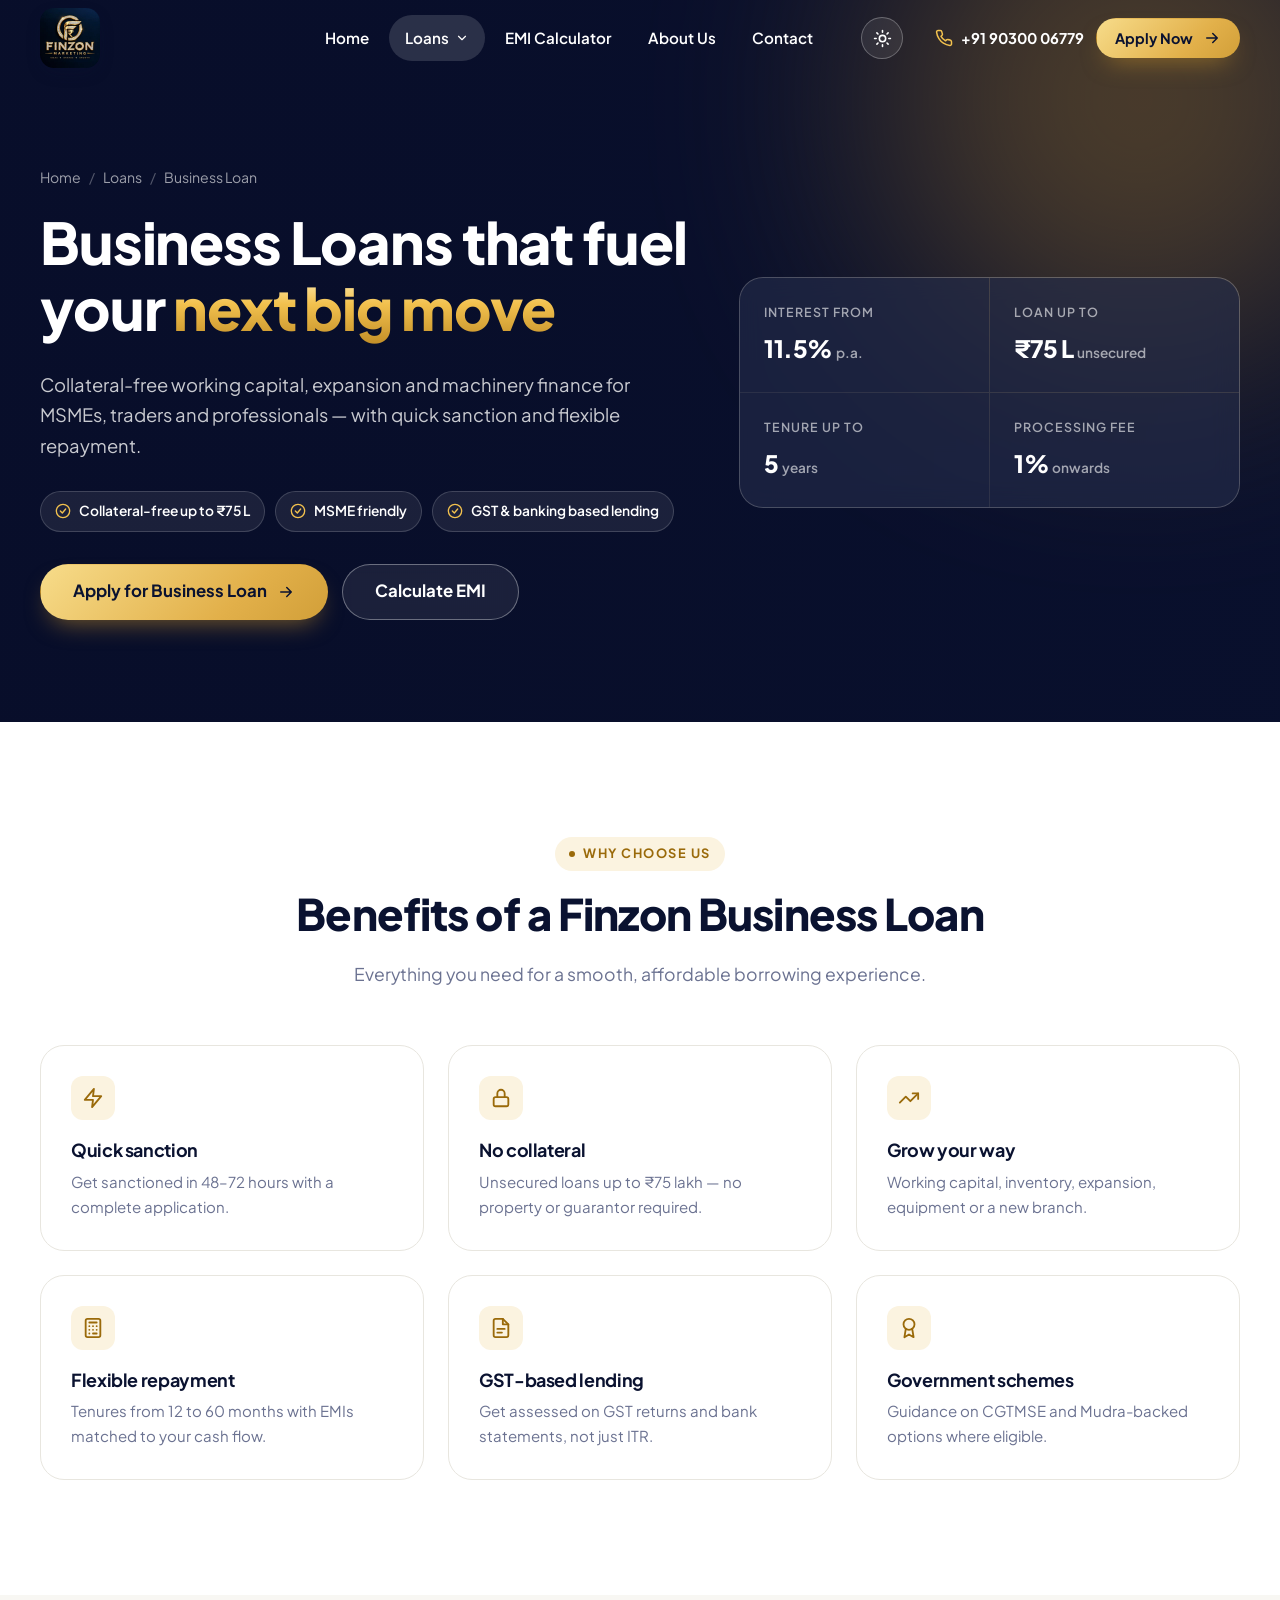
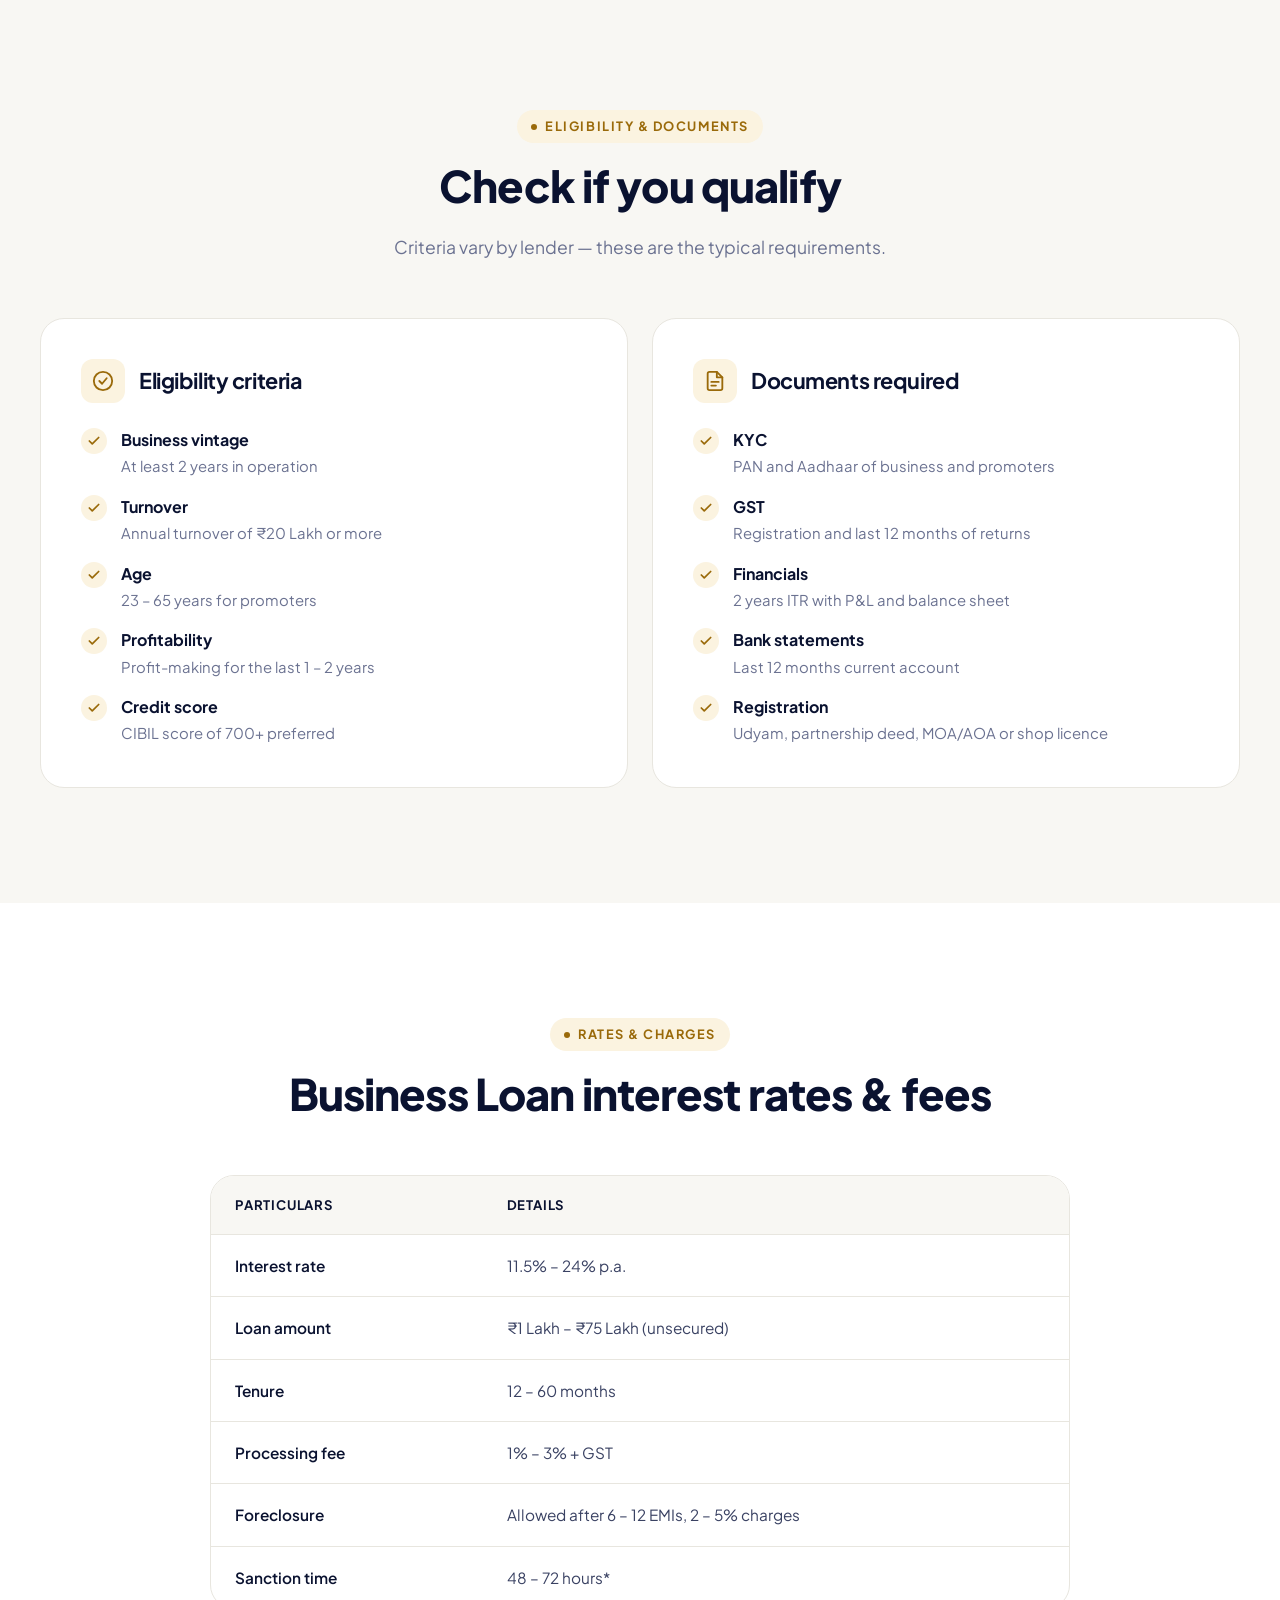
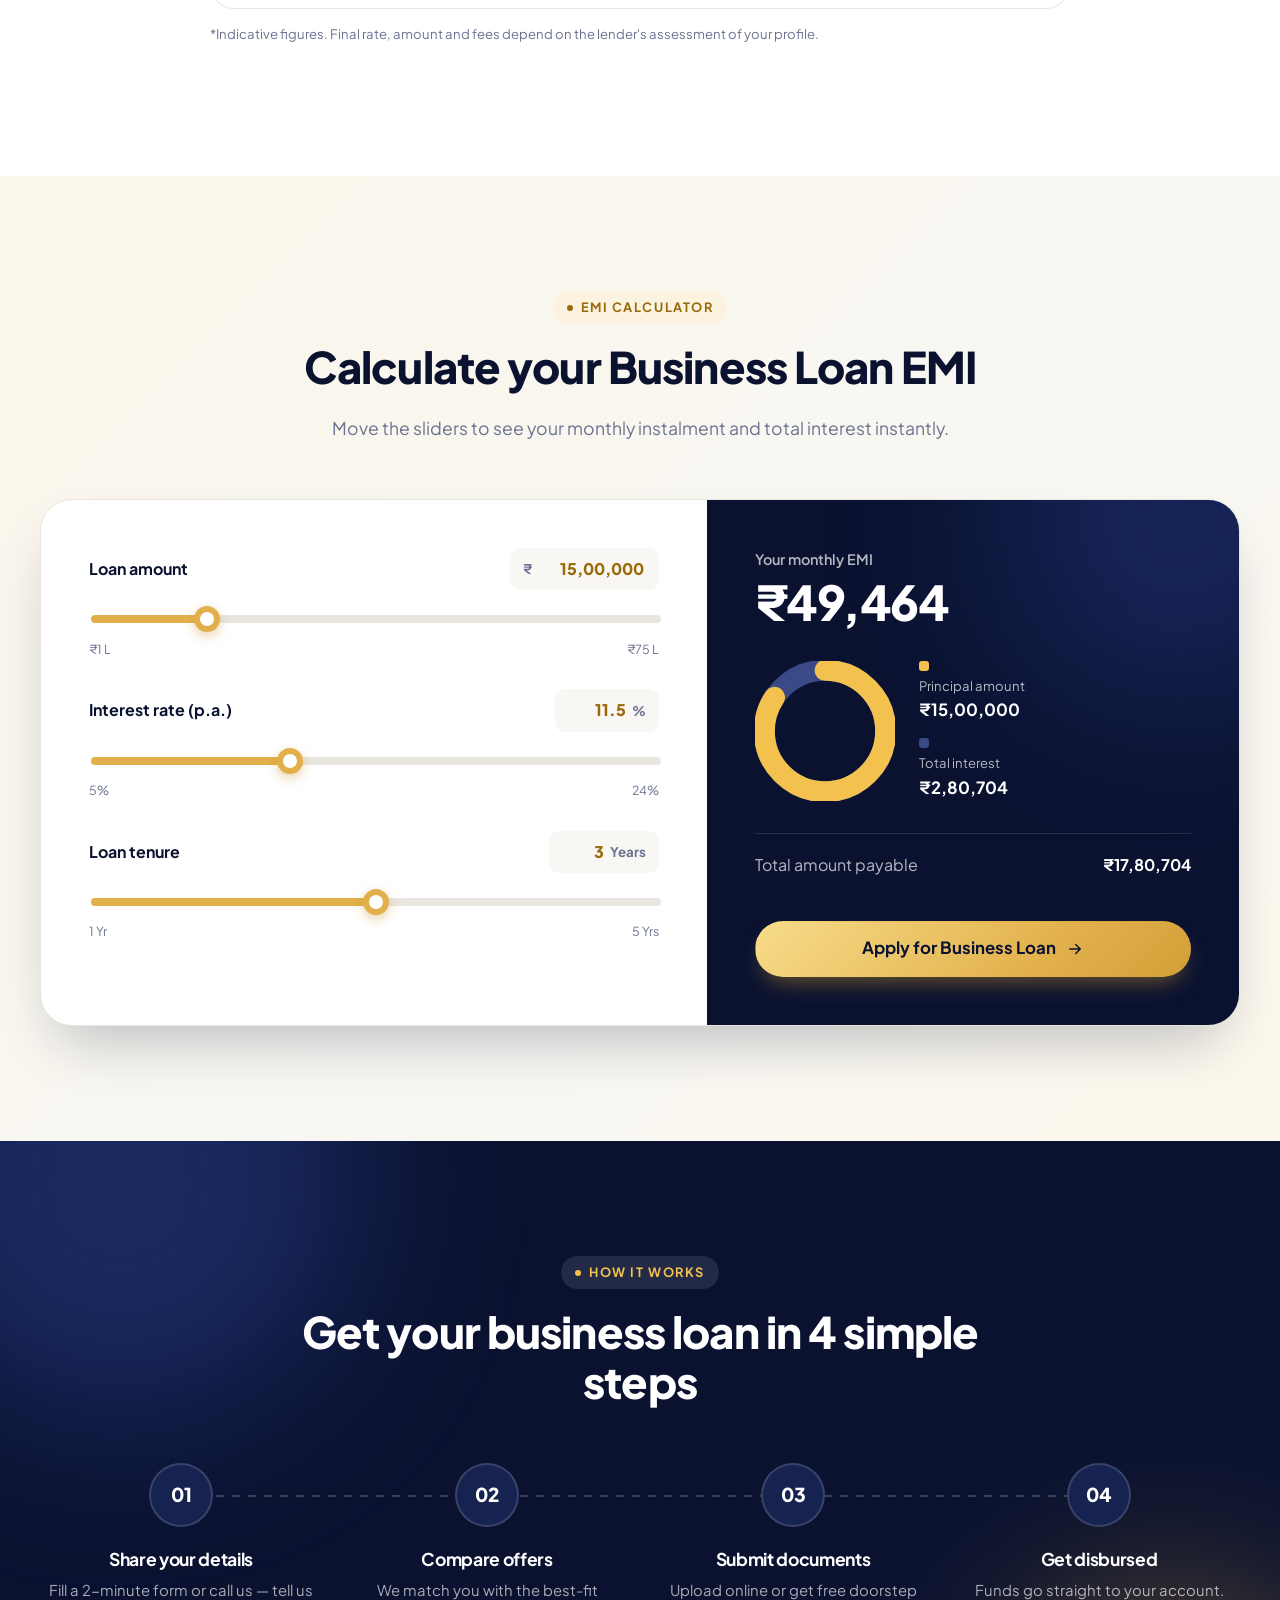
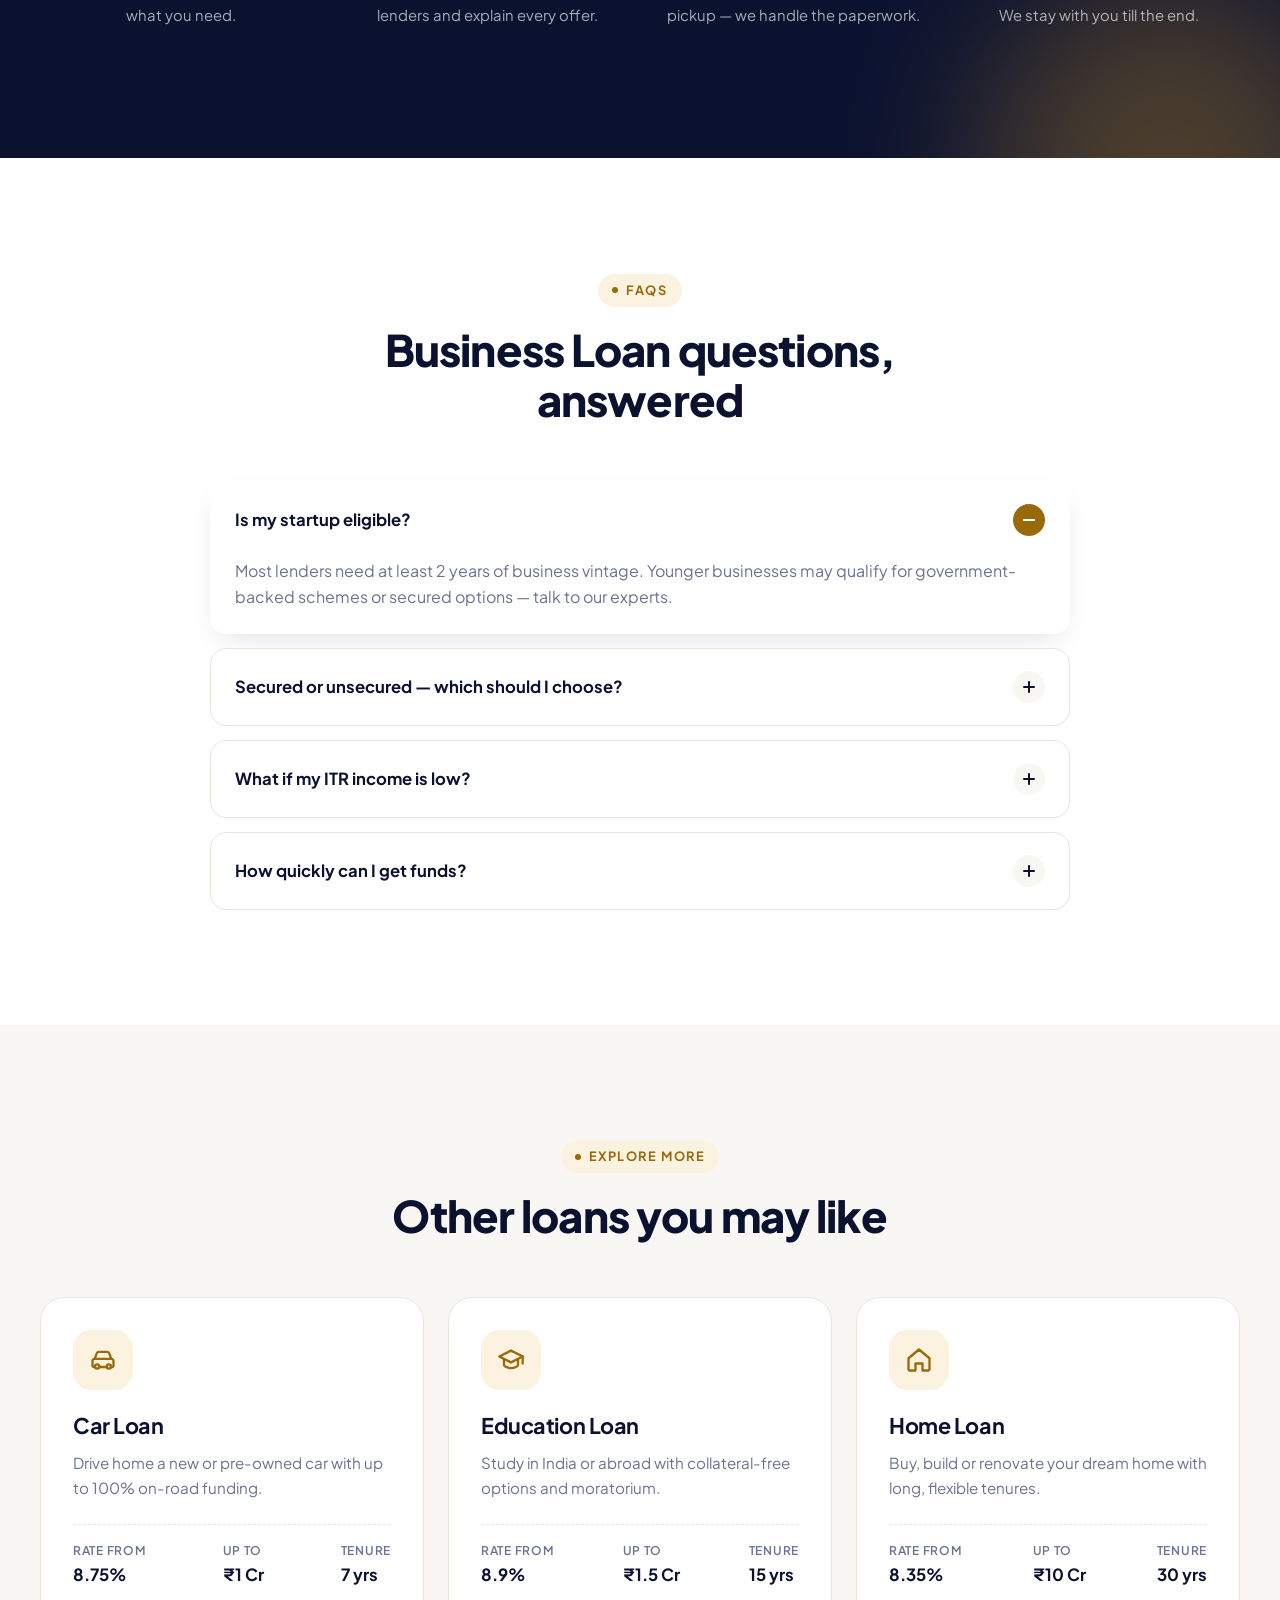
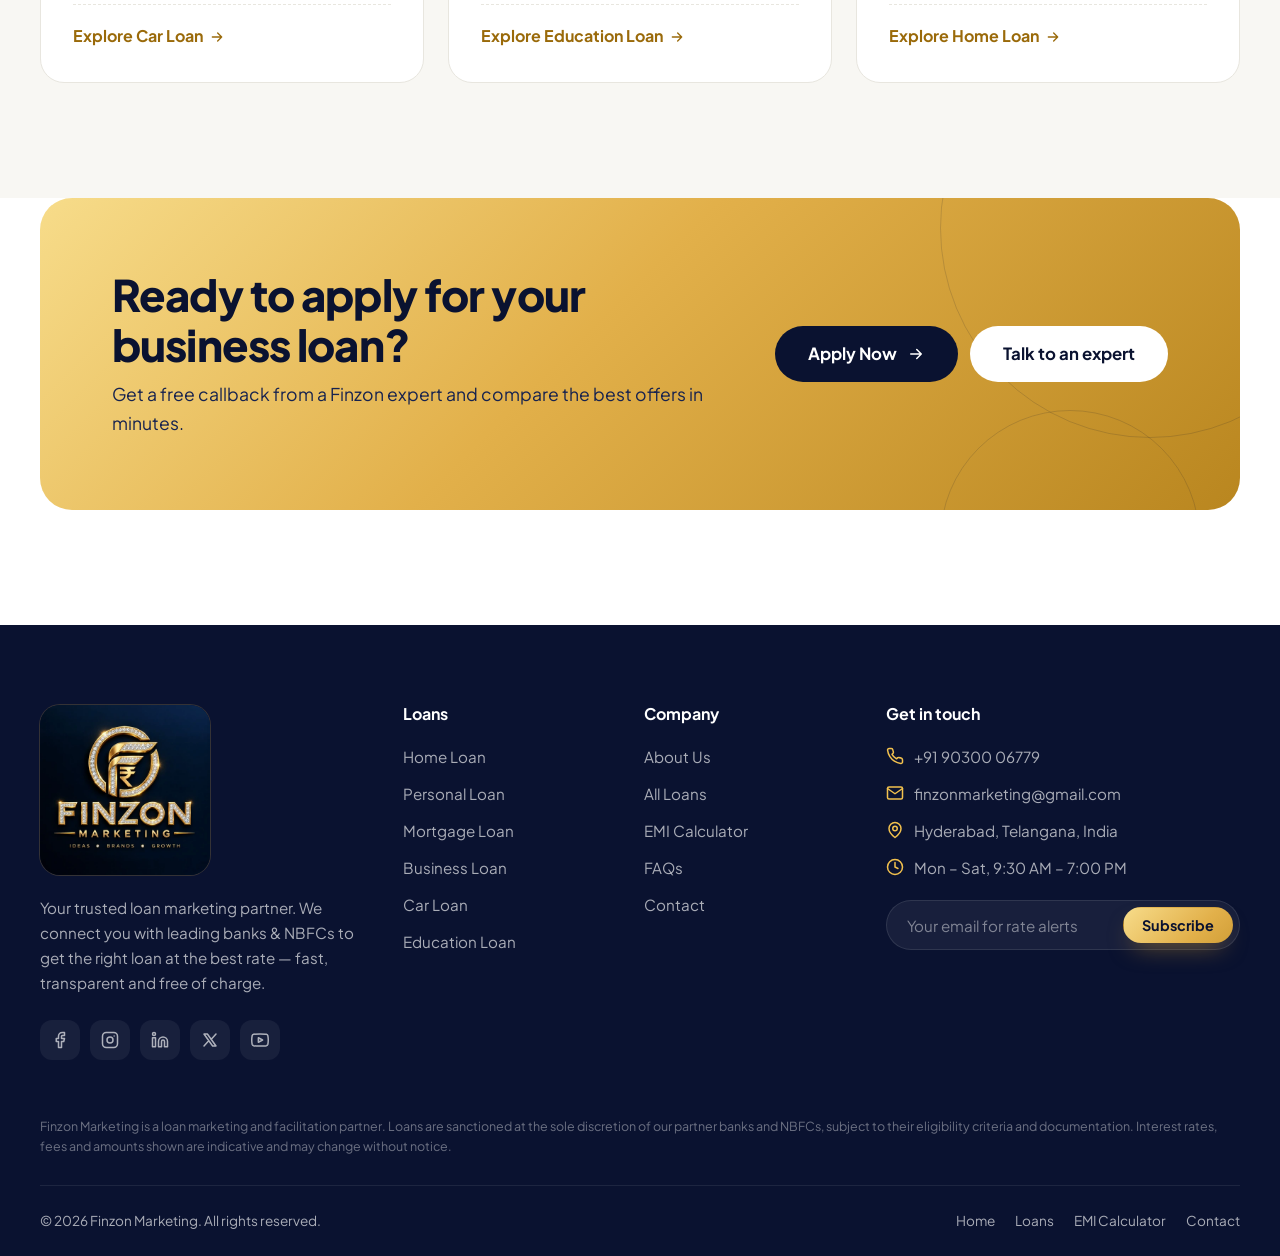
<file: business-loan.html>
<!doctype html>
<html lang="en" class="no-js">
<head>
  <meta charset="utf-8">
  <meta name="viewport" content="width=device-width, initial-scale=1">
  <title>Business Loan — Finzon Marketing</title>
  <meta name="description" content="Collateral-free business loans from 11.5% p.a. up to ₹75 lakh for MSMEs, startups and professionals. Quick sanction with Finzon Marketing.">
  <meta name="theme-color" content="#0a1230">
  <meta property="og:type" content="website">
  <meta property="og:title" content="Business Loan — Finzon Marketing">
  <meta property="og:description" content="Collateral-free business loans from 11.5% p.a. up to ₹75 lakh for MSMEs, startups and professionals. Quick sanction with Finzon Marketing.">
  <meta property="og:image" content="https://www.finzon.org/assets/img/logo.png">
  <link rel="icon" href="favicon.ico" sizes="48x48">
  <link rel="icon" href="assets/img/favicon-32.png" type="image/png" sizes="32x32">
  <link rel="icon" href="assets/img/icon-192.png" type="image/png" sizes="192x192">
  <link rel="apple-touch-icon" href="assets/img/apple-touch-icon.png">
  <link rel="preconnect" href="https://fonts.googleapis.com">
  <link rel="preconnect" href="https://fonts.gstatic.com" crossorigin>
  <link rel="preconnect" href="https://images.unsplash.com">
  <link href="https://fonts.googleapis.com/css2?family=Plus+Jakarta+Sans:wght@400;500;600;700;800&display=swap" rel="stylesheet">
  <script>try{var t=localStorage.getItem("finzon-theme");if(t==="light"||t==="dark")document.documentElement.dataset.theme=t}catch(e){}</script>
  <link rel="stylesheet" href="css/style.css?v=d700aa36">
  <script src="js/main.js?v=d700aa36" defer></script>
</head>
<body>
<main>
  <section class="page-hero">
    <div class="page-hero-bg" style="background-image:url('https://images.unsplash.com/photo-1556761175-5973dc0f32e7?auto=format&fit=crop&w=1600&q=70')"></div>
    <div class="container page-hero-grid">
      <div>
        <nav class="crumbs" aria-label="Breadcrumb"><a href="index.html">Home</a><span aria-hidden="true">/</span><a href="loans.html">Loans</a><span aria-hidden="true">/</span><span>Business Loan</span></nav>
        <h1>Business Loans that fuel your <span class="grad-text gold-text">next big move</span></h1>
        <p class="lead">Collateral-free working capital, expansion and machinery finance for MSMEs, traders and professionals — with quick sanction and flexible repayment.</p>
        <div class="chips"><span class="chip"><span data-icon="check-circle"></span>Collateral-free up to ₹75 L</span><span class="chip"><span data-icon="check-circle"></span>MSME friendly</span><span class="chip"><span data-icon="check-circle"></span>GST &amp; banking based lending</span></div>
        <div class="slide-actions">
          <button class="btn btn-primary btn-lg" type="button" data-apply="business-loan">Apply for Business Loan <span data-icon="arrow-right"></span></button>
          <a class="btn btn-outline-light btn-lg" href="#emi">Calculate EMI</a>
        </div>
      </div>
      <div class="hero-facts"><div><span>Interest from</span><strong>11.5%</strong> <small>p.a.</small></div><div><span>Loan up to</span><strong>₹75 L</strong> <small>unsecured</small></div><div><span>Tenure up to</span><strong>5</strong> <small>years</small></div><div><span>Processing fee</span><strong>1%</strong> <small>onwards</small></div></div>
    </div>
  </section>

  <section class="section">
    <div class="container">
      <div class="section-head reveal">
        <span class="eyebrow">Why choose us</span>
        <h2>Benefits of a Finzon Business Loan</h2>
        <p>Everything you need for a smooth, affordable borrowing experience.</p>
      </div>
      <div class="feature-grid reveal-stagger">
        <div class="feature"><span class="icon-tile" data-icon="zap"></span><h3>Quick sanction</h3><p>Get sanctioned in 48–72 hours with a complete application.</p></div>
        <div class="feature"><span class="icon-tile" data-icon="lock"></span><h3>No collateral</h3><p>Unsecured loans up to ₹75 lakh — no property or guarantor required.</p></div>
        <div class="feature"><span class="icon-tile" data-icon="trending"></span><h3>Grow your way</h3><p>Working capital, inventory, expansion, equipment or a new branch.</p></div>
        <div class="feature"><span class="icon-tile" data-icon="calculator"></span><h3>Flexible repayment</h3><p>Tenures from 12 to 60 months with EMIs matched to your cash flow.</p></div>
        <div class="feature"><span class="icon-tile" data-icon="file"></span><h3>GST-based lending</h3><p>Get assessed on GST returns and bank statements, not just ITR.</p></div>
        <div class="feature"><span class="icon-tile" data-icon="award"></span><h3>Government schemes</h3><p>Guidance on CGTMSE and Mudra-backed options where eligible.</p></div>
      </div>
    </div>
  </section>

  <section class="section section--soft">
    <div class="container">
      <div class="section-head reveal">
        <span class="eyebrow">Eligibility &amp; documents</span>
        <h2>Check if you qualify</h2>
        <p>Criteria vary by lender — these are the typical requirements.</p>
      </div>
      <div class="info-grid reveal-stagger">
        <div class="info-card">
          <h3><span class="icon-tile" data-icon="check-circle"></span> Eligibility criteria</h3>
          <ul class="check-list">
            <li><div><strong>Business vintage</strong><span>At least 2 years in operation</span></div></li>
            <li><div><strong>Turnover</strong><span>Annual turnover of ₹20 Lakh or more</span></div></li>
            <li><div><strong>Age</strong><span>23 – 65 years for promoters</span></div></li>
            <li><div><strong>Profitability</strong><span>Profit-making for the last 1 – 2 years</span></div></li>
            <li><div><strong>Credit score</strong><span>CIBIL score of 700+ preferred</span></div></li>
          </ul>
        </div>
        <div class="info-card">
          <h3><span class="icon-tile" data-icon="file"></span> Documents required</h3>
          <ul class="check-list">
            <li><div><strong>KYC</strong><span>PAN and Aadhaar of business and promoters</span></div></li>
            <li><div><strong>GST</strong><span>Registration and last 12 months of returns</span></div></li>
            <li><div><strong>Financials</strong><span>2 years ITR with P&amp;L and balance sheet</span></div></li>
            <li><div><strong>Bank statements</strong><span>Last 12 months current account</span></div></li>
            <li><div><strong>Registration</strong><span>Udyam, partnership deed, MOA/AOA or shop licence</span></div></li>
          </ul>
        </div>
      </div>
    </div>
  </section>

  <section class="section">
    <div class="container">
      <div class="section-head reveal">
        <span class="eyebrow">Rates &amp; charges</span>
        <h2>Business Loan interest rates &amp; fees</h2>
      </div>
      <div class="reveal" style="max-width:860px;margin-inline:auto">
        <div class="table-wrap">
          <table>
            <thead><tr><th>Particulars</th><th>Details</th></tr></thead>
            <tbody>
            <tr><td>Interest rate</td><td>11.5% – 24% p.a.</td></tr>
            <tr><td>Loan amount</td><td>₹1 Lakh – ₹75 Lakh (unsecured)</td></tr>
            <tr><td>Tenure</td><td>12 – 60 months</td></tr>
            <tr><td>Processing fee</td><td>1% – 3% + GST</td></tr>
            <tr><td>Foreclosure</td><td>Allowed after 6 – 12 EMIs, 2 – 5% charges</td></tr>
            <tr><td>Sanction time</td><td>48 – 72 hours*</td></tr>
            </tbody>
          </table>
        </div>
        <p class="table-note">*Indicative figures. Final rate, amount and fees depend on the lender's assessment of your profile.</p>
      </div>
    </div>
  </section>

  <section class="section section--tint" id="emi">
    <div class="container">
      <div class="section-head reveal">
        <span class="eyebrow">EMI calculator</span>
        <h2>Calculate your Business Loan EMI</h2>
        <p>Move the sliders to see your monthly instalment and total interest instantly.</p>
      </div>
      <div class="emi reveal" data-emi data-loan="business-loan"></div>
    </div>
  </section>

  <section class="section dark-band">
    <div class="container">
      <div class="section-head reveal">
        <span class="eyebrow">How it works</span>
        <h2>Get your business loan in 4 simple steps</h2>
      </div>
      <div class="steps reveal-stagger">
        <div class="step"><div class="step-num"></div><h3>Share your details</h3><p>Fill a 2-minute form or call us — tell us what you need.</p></div>
        <div class="step"><div class="step-num"></div><h3>Compare offers</h3><p>We match you with the best-fit lenders and explain every offer.</p></div>
        <div class="step"><div class="step-num"></div><h3>Submit documents</h3><p>Upload online or get free doorstep pickup — we handle the paperwork.</p></div>
        <div class="step"><div class="step-num"></div><h3>Get disbursed</h3><p>Funds go straight to your account. We stay with you till the end.</p></div>
      </div>
    </div>
  </section>

  <section class="section">
    <div class="container">
      <div class="section-head reveal">
        <span class="eyebrow">FAQs</span>
        <h2>Business Loan questions, answered</h2>
      </div>
    <div class="faq reveal">
      <div class="faq-item is-open">
        <button class="faq-q" type="button">Is my startup eligible?<span class="plus" aria-hidden="true"></span></button>
        <div class="faq-a"><div><p>Most lenders need at least 2 years of business vintage. Younger businesses may qualify for government-backed schemes or secured options — talk to our experts.</p></div></div>
      </div>
      <div class="faq-item">
        <button class="faq-q" type="button">Secured or unsecured — which should I choose?<span class="plus" aria-hidden="true"></span></button>
        <div class="faq-a"><div><p>Unsecured loans are faster with no collateral, but cost more. If you need a larger amount at a lower rate, a secured loan or loan against property may be better.</p></div></div>
      </div>
      <div class="faq-item">
        <button class="faq-q" type="button">What if my ITR income is low?<span class="plus" aria-hidden="true"></span></button>
        <div class="faq-a"><div><p>Several partner lenders assess eligibility using GST returns and banking turnover, which can help if your declared income is modest.</p></div></div>
      </div>
      <div class="faq-item">
        <button class="faq-q" type="button">How quickly can I get funds?<span class="plus" aria-hidden="true"></span></button>
        <div class="faq-a"><div><p>With complete documents, sanction usually takes 48–72 hours and disbursal follows shortly after.</p></div></div>
      </div>
    </div>
    </div>
  </section>

  <section class="section section--soft">
    <div class="container">
      <div class="section-head reveal">
        <span class="eyebrow">Explore more</span>
        <h2>Other loans you may like</h2>
      </div>
      <div class="loan-grid reveal-stagger">
      <article class="loan-card">
        <span class="icon-tile icon-tile--lg" data-icon="car"></span>
        <h3>Car Loan</h3>
        <p>Drive home a new or pre-owned car with up to 100% on-road funding.</p>
        <div class="loan-rate">
          <div><span>Rate from</span><strong>8.75%</strong></div>
          <div><span>Up to</span><strong>₹1 Cr</strong></div>
          <div><span>Tenure</span><strong>7 yrs</strong></div>
        </div>
        <a class="link-arrow stretched" href="car-loan.html">Explore Car Loan <span data-icon="arrow-right"></span></a>
      </article>
      <article class="loan-card">
        <span class="icon-tile icon-tile--lg" data-icon="graduation"></span>
        <h3>Education Loan</h3>
        <p>Study in India or abroad with collateral-free options and moratorium.</p>
        <div class="loan-rate">
          <div><span>Rate from</span><strong>8.9%</strong></div>
          <div><span>Up to</span><strong>₹1.5 Cr</strong></div>
          <div><span>Tenure</span><strong>15 yrs</strong></div>
        </div>
        <a class="link-arrow stretched" href="education-loan.html">Explore Education Loan <span data-icon="arrow-right"></span></a>
      </article>
      <article class="loan-card">
        <span class="icon-tile icon-tile--lg" data-icon="home"></span>
        <h3>Home Loan</h3>
        <p>Buy, build or renovate your dream home with long, flexible tenures.</p>
        <div class="loan-rate">
          <div><span>Rate from</span><strong>8.35%</strong></div>
          <div><span>Up to</span><strong>₹10 Cr</strong></div>
          <div><span>Tenure</span><strong>30 yrs</strong></div>
        </div>
        <a class="link-arrow stretched" href="home-loan.html">Explore Home Loan <span data-icon="arrow-right"></span></a>
      </article>
      </div>
    </div>
  </section>

  <section class="section" style="padding-top:0">
    <div class="container">
      <div class="cta reveal">
        <div>
          <h2>Ready to apply for your business loan?</h2>
          <p>Get a free callback from a Finzon expert and compare the best offers in minutes.</p>
        </div>
        <div class="cta-actions">
          <button class="btn btn-dark btn-lg" type="button" data-apply="business-loan">Apply Now <span data-icon="arrow-right"></span></button>
          <a class="btn btn-light btn-lg" href="contact.html">Talk to an expert</a>
        </div>
      </div>
    </div>
  </section>
</main>
</body>
</html>
</file>
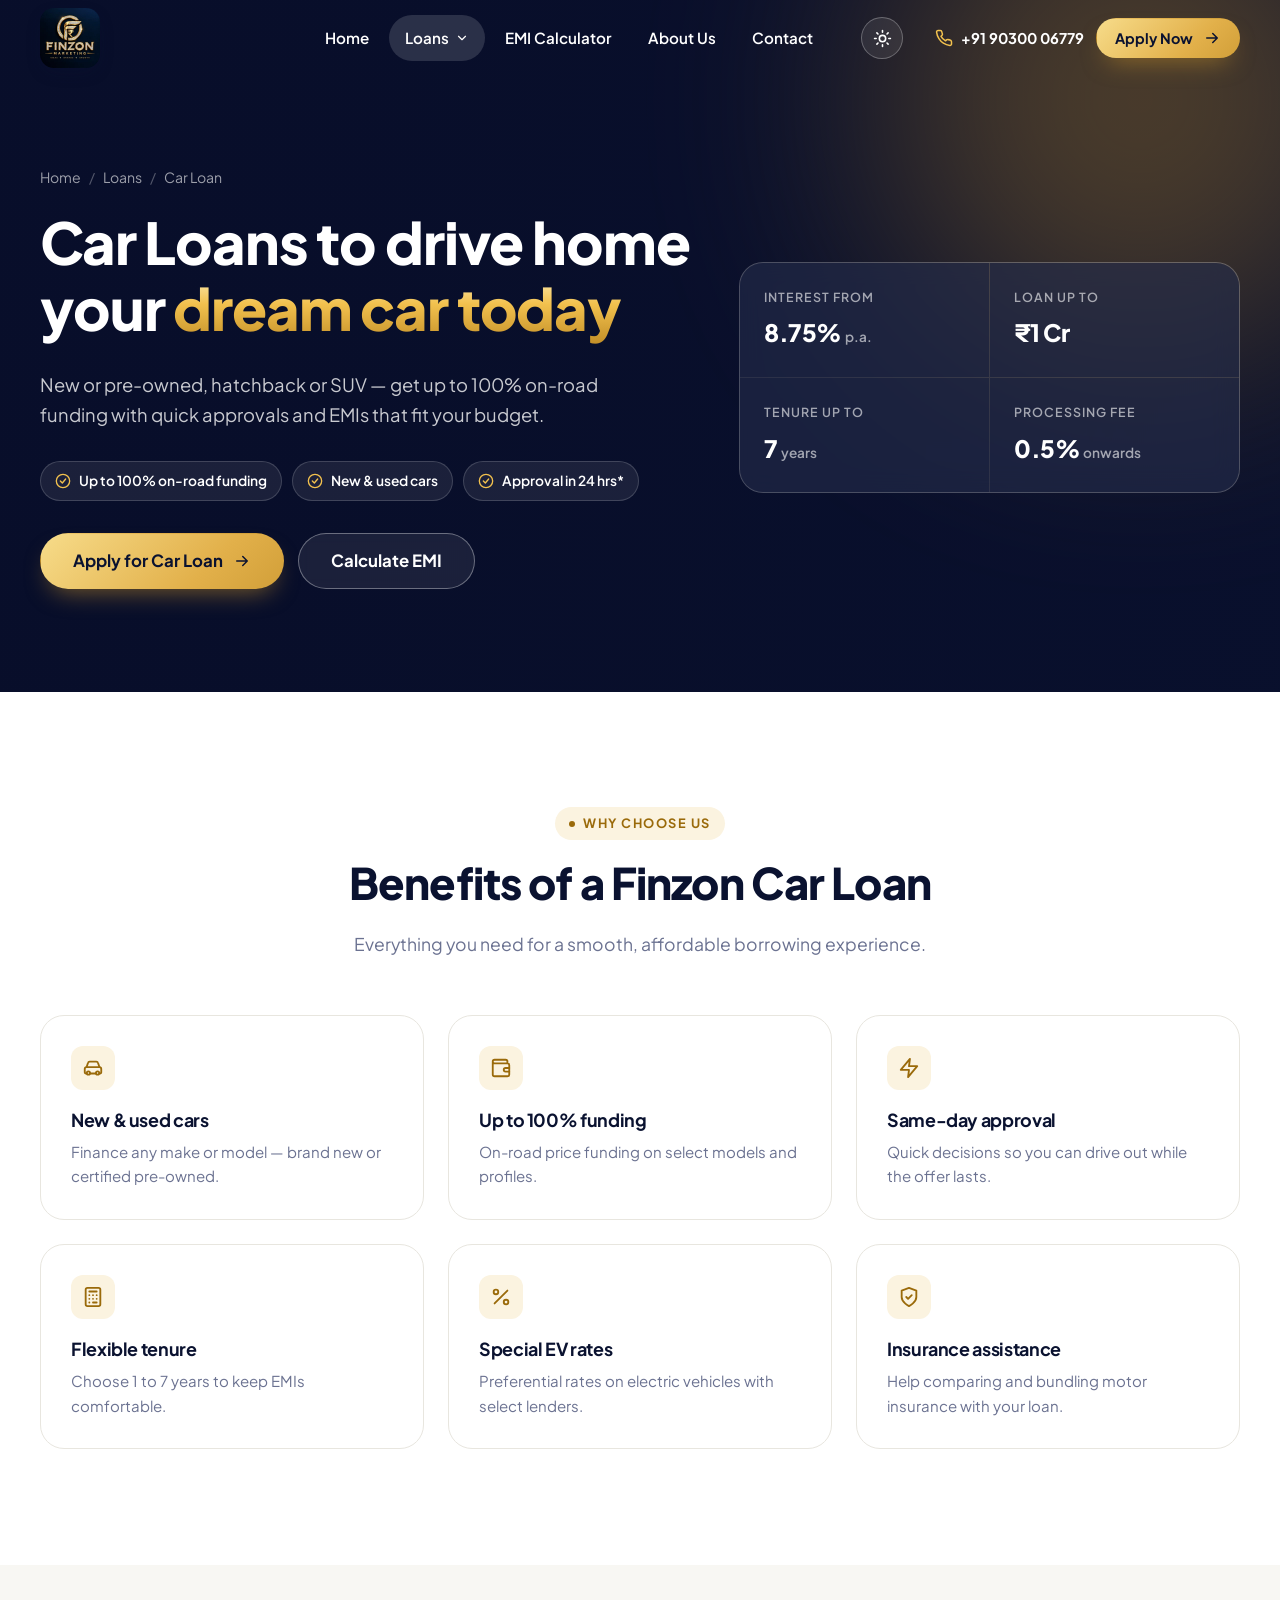
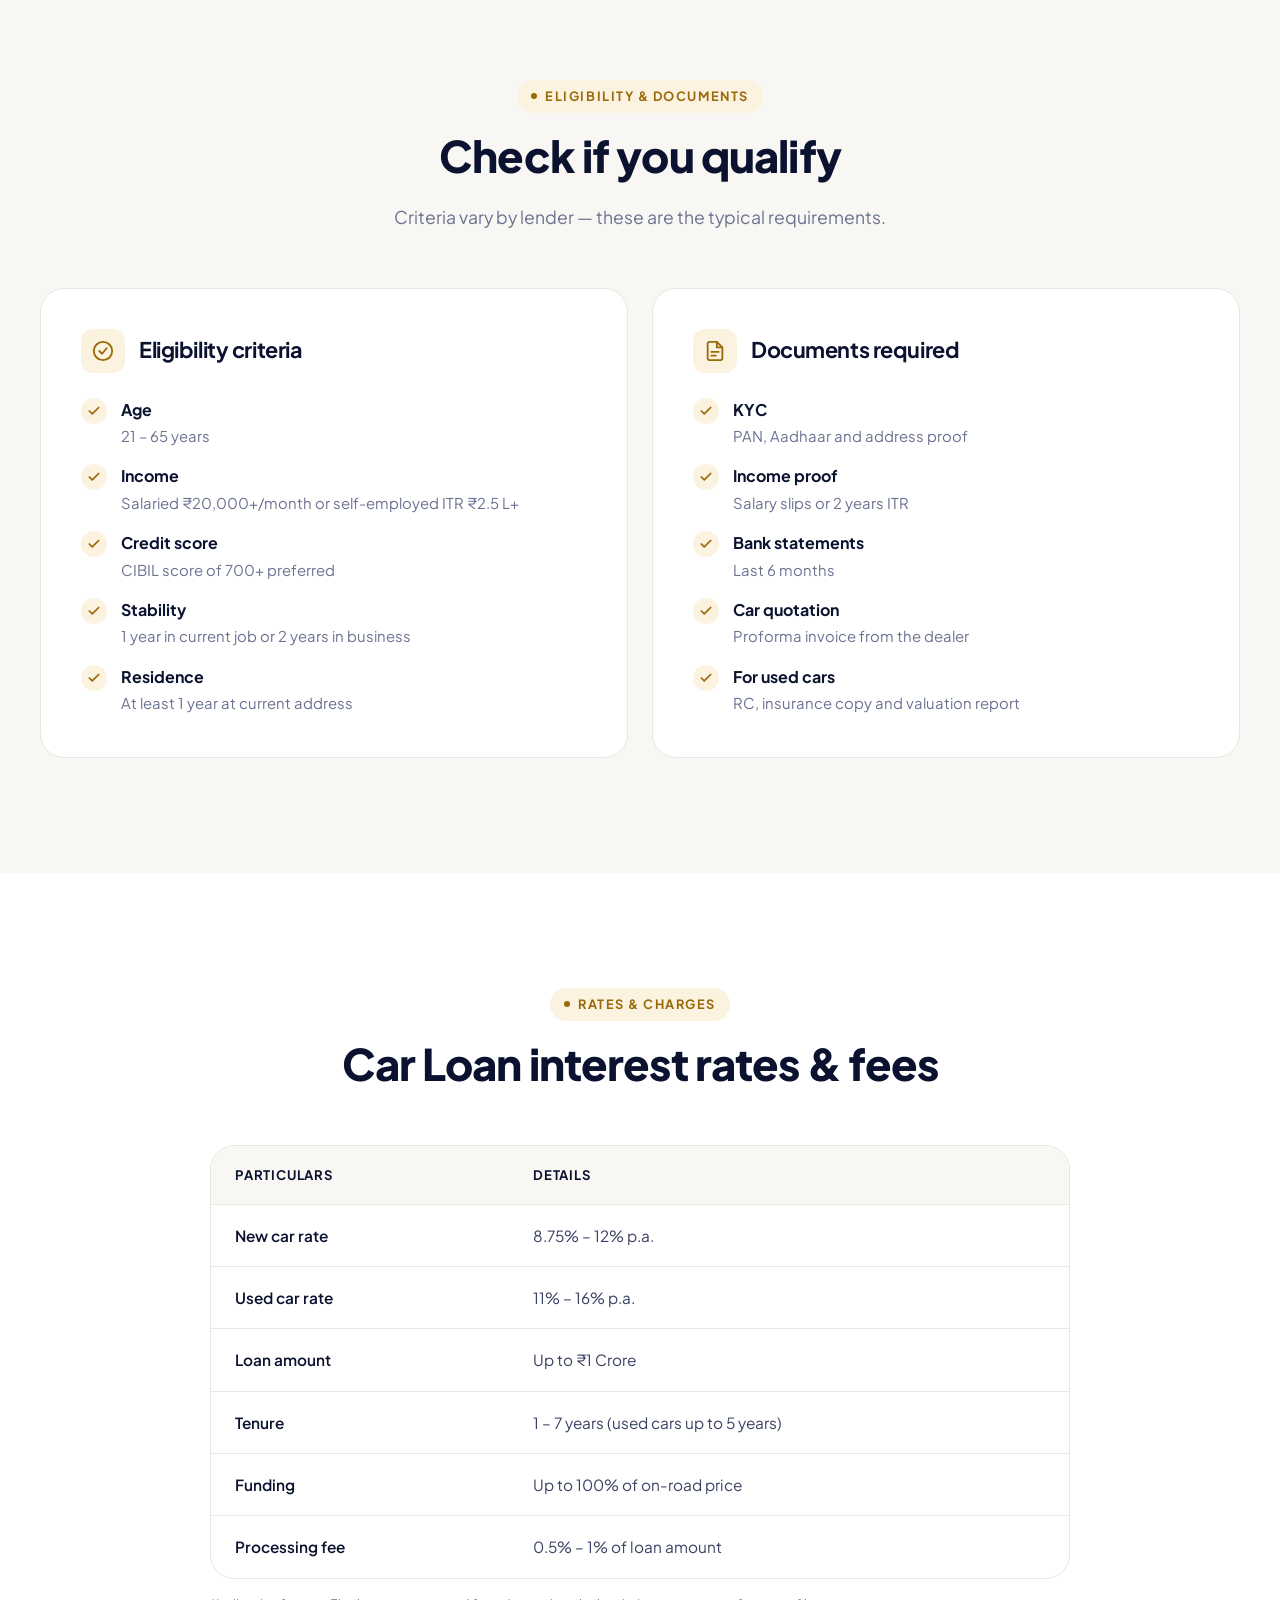
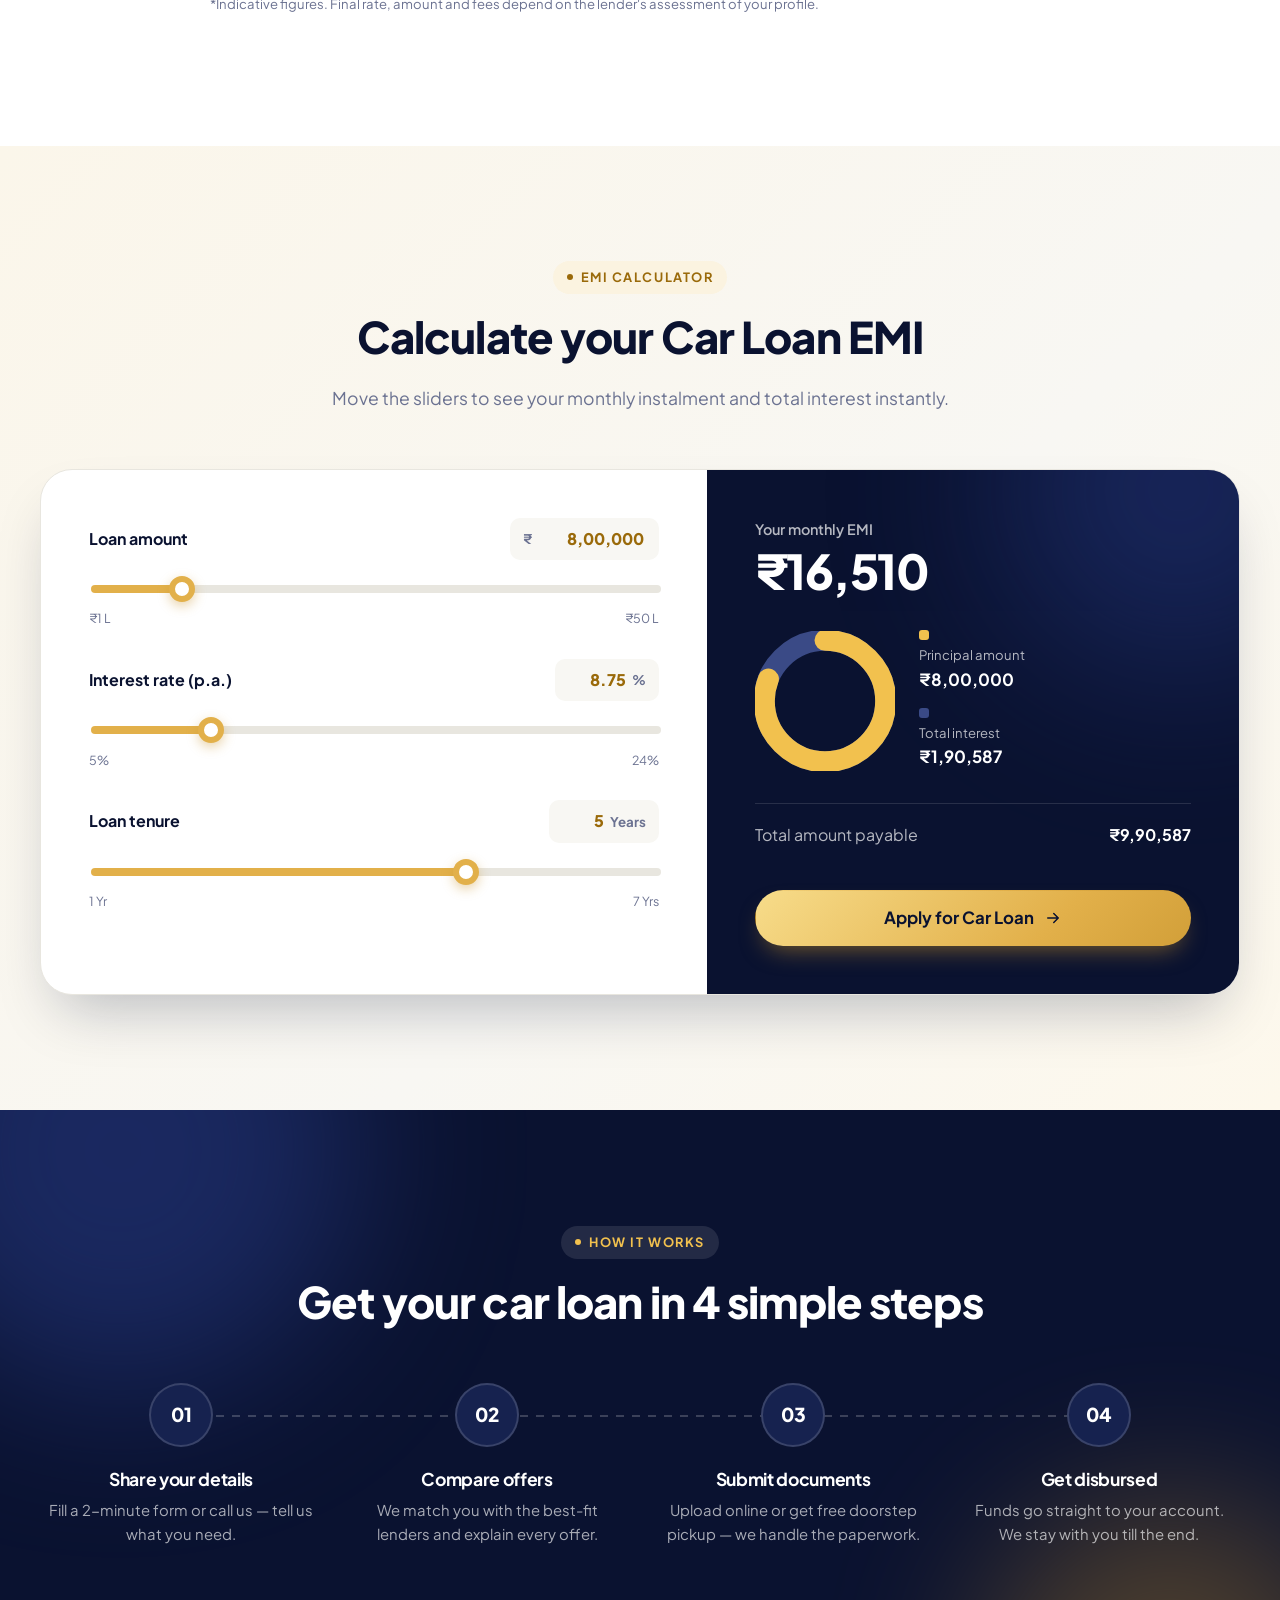
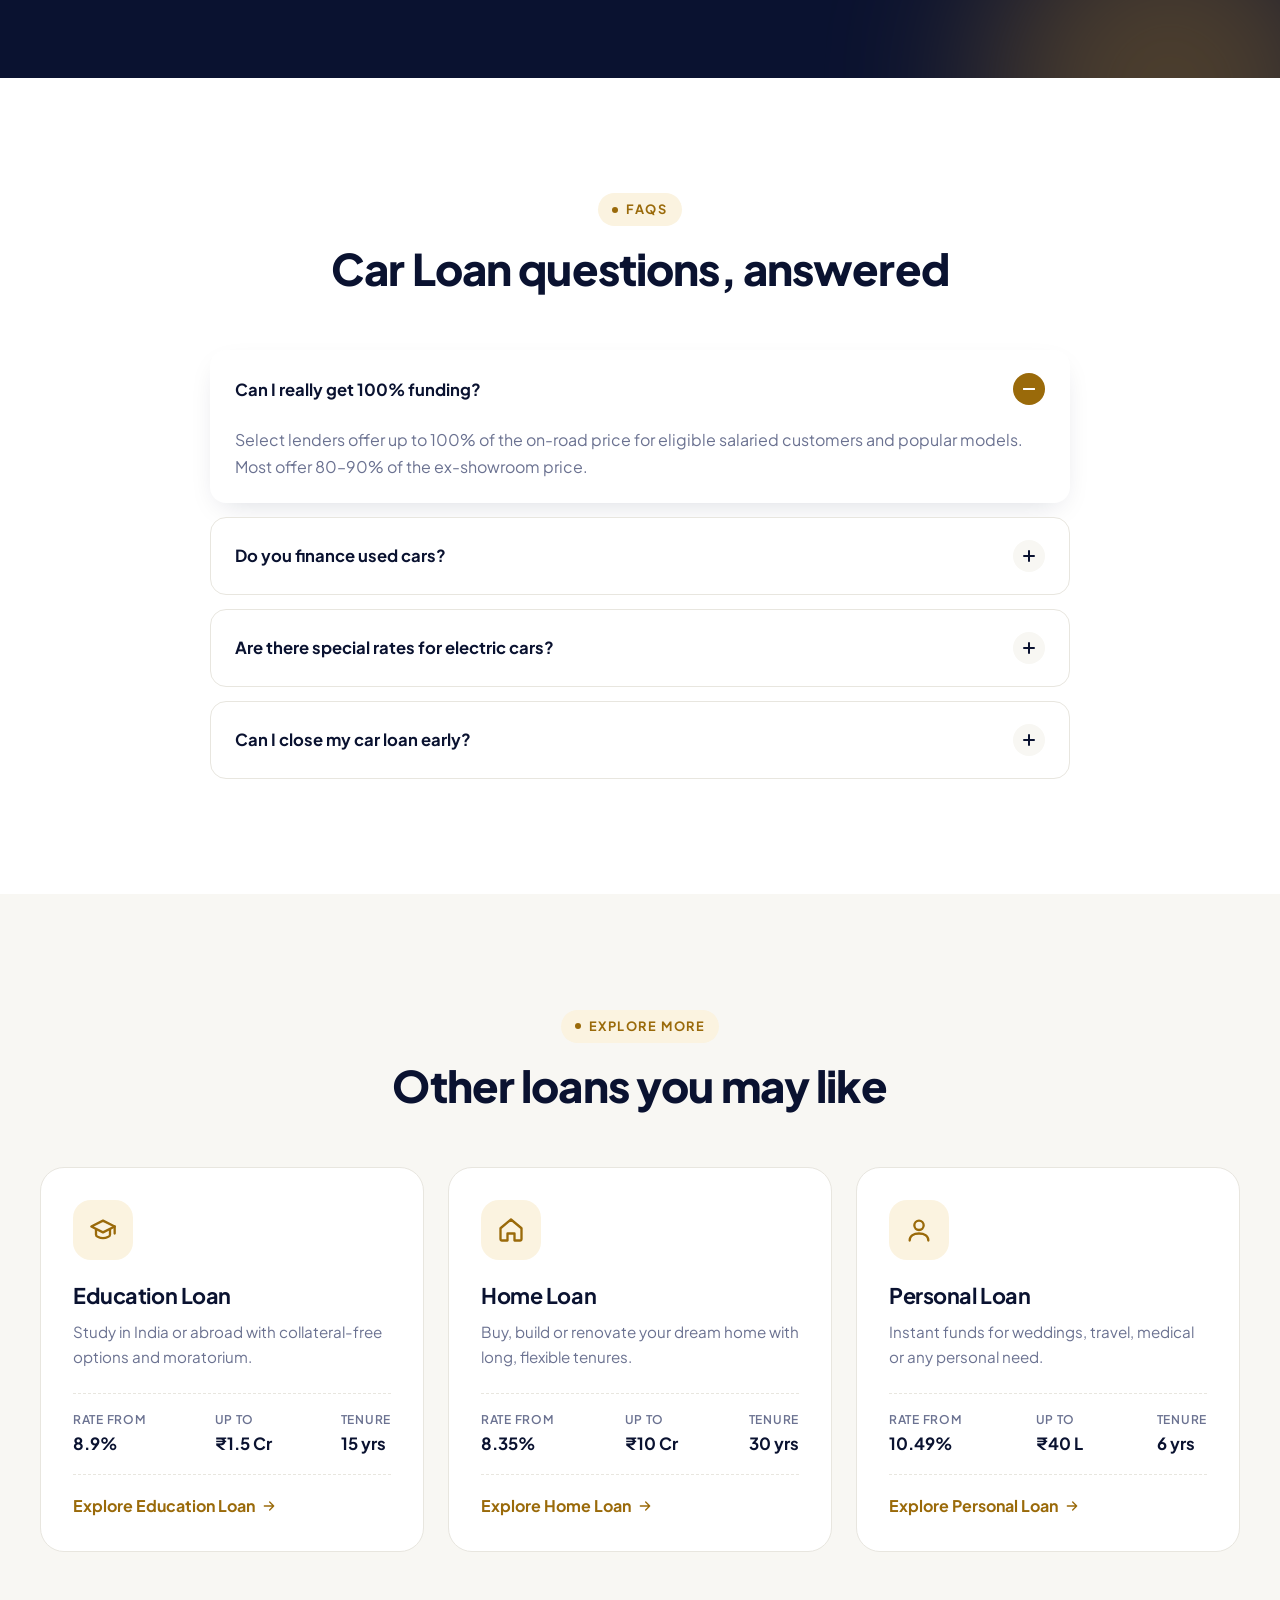
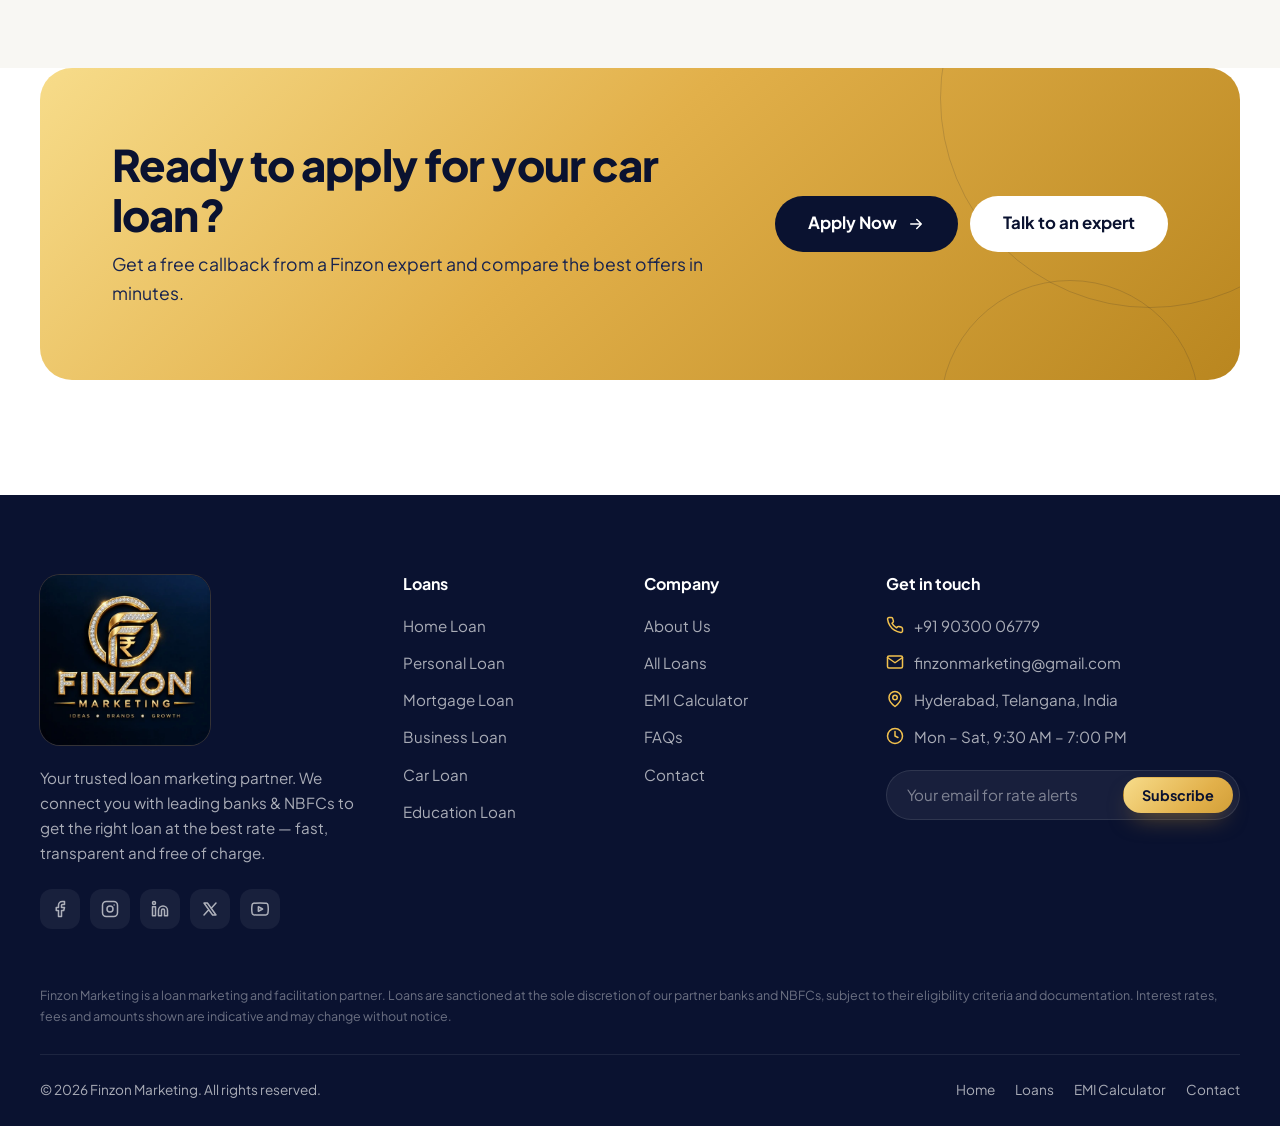
<file: car-loan.html>
<!doctype html>
<html lang="en" class="no-js">
<head>
  <meta charset="utf-8">
  <meta name="viewport" content="width=device-width, initial-scale=1">
  <title>Car Loan — Finzon Marketing</title>
  <meta name="description" content="New and used car loans from 8.75% p.a. with up to 100% on-road funding and tenure up to 7 years. Apply with Finzon Marketing.">
  <meta name="theme-color" content="#0a1230">
  <meta property="og:type" content="website">
  <meta property="og:title" content="Car Loan — Finzon Marketing">
  <meta property="og:description" content="New and used car loans from 8.75% p.a. with up to 100% on-road funding and tenure up to 7 years. Apply with Finzon Marketing.">
  <meta property="og:image" content="https://www.finzon.org/assets/img/logo.png">
  <link rel="icon" href="favicon.ico" sizes="48x48">
  <link rel="icon" href="assets/img/favicon-32.png" type="image/png" sizes="32x32">
  <link rel="icon" href="assets/img/icon-192.png" type="image/png" sizes="192x192">
  <link rel="apple-touch-icon" href="assets/img/apple-touch-icon.png">
  <link rel="preconnect" href="https://fonts.googleapis.com">
  <link rel="preconnect" href="https://fonts.gstatic.com" crossorigin>
  <link rel="preconnect" href="https://images.unsplash.com">
  <link href="https://fonts.googleapis.com/css2?family=Plus+Jakarta+Sans:wght@400;500;600;700;800&display=swap" rel="stylesheet">
  <script>try{var t=localStorage.getItem("finzon-theme");if(t==="light"||t==="dark")document.documentElement.dataset.theme=t}catch(e){}</script>
  <link rel="stylesheet" href="css/style.css?v=d700aa36">
  <script src="js/main.js?v=d700aa36" defer></script>
</head>
<body>
<main>
  <section class="page-hero">
    <div class="page-hero-bg" style="background-image:url('https://images.unsplash.com/photo-1494976388531-d1058494cdd8?auto=format&fit=crop&w=1600&q=70')"></div>
    <div class="container page-hero-grid">
      <div>
        <nav class="crumbs" aria-label="Breadcrumb"><a href="index.html">Home</a><span aria-hidden="true">/</span><a href="loans.html">Loans</a><span aria-hidden="true">/</span><span>Car Loan</span></nav>
        <h1>Car Loans to drive home your <span class="grad-text gold-text">dream car today</span></h1>
        <p class="lead">New or pre-owned, hatchback or SUV — get up to 100% on-road funding with quick approvals and EMIs that fit your budget.</p>
        <div class="chips"><span class="chip"><span data-icon="check-circle"></span>Up to 100% on-road funding</span><span class="chip"><span data-icon="check-circle"></span>New &amp; used cars</span><span class="chip"><span data-icon="check-circle"></span>Approval in 24 hrs*</span></div>
        <div class="slide-actions">
          <button class="btn btn-primary btn-lg" type="button" data-apply="car-loan">Apply for Car Loan <span data-icon="arrow-right"></span></button>
          <a class="btn btn-outline-light btn-lg" href="#emi">Calculate EMI</a>
        </div>
      </div>
      <div class="hero-facts"><div><span>Interest from</span><strong>8.75%</strong> <small>p.a.</small></div><div><span>Loan up to</span><strong>₹1 Cr</strong> <small></small></div><div><span>Tenure up to</span><strong>7</strong> <small>years</small></div><div><span>Processing fee</span><strong>0.5%</strong> <small>onwards</small></div></div>
    </div>
  </section>

  <section class="section">
    <div class="container">
      <div class="section-head reveal">
        <span class="eyebrow">Why choose us</span>
        <h2>Benefits of a Finzon Car Loan</h2>
        <p>Everything you need for a smooth, affordable borrowing experience.</p>
      </div>
      <div class="feature-grid reveal-stagger">
        <div class="feature"><span class="icon-tile" data-icon="car"></span><h3>New &amp; used cars</h3><p>Finance any make or model — brand new or certified pre-owned.</p></div>
        <div class="feature"><span class="icon-tile" data-icon="wallet"></span><h3>Up to 100% funding</h3><p>On-road price funding on select models and profiles.</p></div>
        <div class="feature"><span class="icon-tile" data-icon="zap"></span><h3>Same-day approval</h3><p>Quick decisions so you can drive out while the offer lasts.</p></div>
        <div class="feature"><span class="icon-tile" data-icon="calculator"></span><h3>Flexible tenure</h3><p>Choose 1 to 7 years to keep EMIs comfortable.</p></div>
        <div class="feature"><span class="icon-tile" data-icon="percent"></span><h3>Special EV rates</h3><p>Preferential rates on electric vehicles with select lenders.</p></div>
        <div class="feature"><span class="icon-tile" data-icon="shield"></span><h3>Insurance assistance</h3><p>Help comparing and bundling motor insurance with your loan.</p></div>
      </div>
    </div>
  </section>

  <section class="section section--soft">
    <div class="container">
      <div class="section-head reveal">
        <span class="eyebrow">Eligibility &amp; documents</span>
        <h2>Check if you qualify</h2>
        <p>Criteria vary by lender — these are the typical requirements.</p>
      </div>
      <div class="info-grid reveal-stagger">
        <div class="info-card">
          <h3><span class="icon-tile" data-icon="check-circle"></span> Eligibility criteria</h3>
          <ul class="check-list">
            <li><div><strong>Age</strong><span>21 – 65 years</span></div></li>
            <li><div><strong>Income</strong><span>Salaried ₹20,000+/month or self-employed ITR ₹2.5 L+</span></div></li>
            <li><div><strong>Credit score</strong><span>CIBIL score of 700+ preferred</span></div></li>
            <li><div><strong>Stability</strong><span>1 year in current job or 2 years in business</span></div></li>
            <li><div><strong>Residence</strong><span>At least 1 year at current address</span></div></li>
          </ul>
        </div>
        <div class="info-card">
          <h3><span class="icon-tile" data-icon="file"></span> Documents required</h3>
          <ul class="check-list">
            <li><div><strong>KYC</strong><span>PAN, Aadhaar and address proof</span></div></li>
            <li><div><strong>Income proof</strong><span>Salary slips or 2 years ITR</span></div></li>
            <li><div><strong>Bank statements</strong><span>Last 6 months</span></div></li>
            <li><div><strong>Car quotation</strong><span>Proforma invoice from the dealer</span></div></li>
            <li><div><strong>For used cars</strong><span>RC, insurance copy and valuation report</span></div></li>
          </ul>
        </div>
      </div>
    </div>
  </section>

  <section class="section">
    <div class="container">
      <div class="section-head reveal">
        <span class="eyebrow">Rates &amp; charges</span>
        <h2>Car Loan interest rates &amp; fees</h2>
      </div>
      <div class="reveal" style="max-width:860px;margin-inline:auto">
        <div class="table-wrap">
          <table>
            <thead><tr><th>Particulars</th><th>Details</th></tr></thead>
            <tbody>
            <tr><td>New car rate</td><td>8.75% – 12% p.a.</td></tr>
            <tr><td>Used car rate</td><td>11% – 16% p.a.</td></tr>
            <tr><td>Loan amount</td><td>Up to ₹1 Crore</td></tr>
            <tr><td>Tenure</td><td>1 – 7 years (used cars up to 5 years)</td></tr>
            <tr><td>Funding</td><td>Up to 100% of on-road price</td></tr>
            <tr><td>Processing fee</td><td>0.5% – 1% of loan amount</td></tr>
            </tbody>
          </table>
        </div>
        <p class="table-note">*Indicative figures. Final rate, amount and fees depend on the lender's assessment of your profile.</p>
      </div>
    </div>
  </section>

  <section class="section section--tint" id="emi">
    <div class="container">
      <div class="section-head reveal">
        <span class="eyebrow">EMI calculator</span>
        <h2>Calculate your Car Loan EMI</h2>
        <p>Move the sliders to see your monthly instalment and total interest instantly.</p>
      </div>
      <div class="emi reveal" data-emi data-loan="car-loan"></div>
    </div>
  </section>

  <section class="section dark-band">
    <div class="container">
      <div class="section-head reveal">
        <span class="eyebrow">How it works</span>
        <h2>Get your car loan in 4 simple steps</h2>
      </div>
      <div class="steps reveal-stagger">
        <div class="step"><div class="step-num"></div><h3>Share your details</h3><p>Fill a 2-minute form or call us — tell us what you need.</p></div>
        <div class="step"><div class="step-num"></div><h3>Compare offers</h3><p>We match you with the best-fit lenders and explain every offer.</p></div>
        <div class="step"><div class="step-num"></div><h3>Submit documents</h3><p>Upload online or get free doorstep pickup — we handle the paperwork.</p></div>
        <div class="step"><div class="step-num"></div><h3>Get disbursed</h3><p>Funds go straight to your account. We stay with you till the end.</p></div>
      </div>
    </div>
  </section>

  <section class="section">
    <div class="container">
      <div class="section-head reveal">
        <span class="eyebrow">FAQs</span>
        <h2>Car Loan questions, answered</h2>
      </div>
    <div class="faq reveal">
      <div class="faq-item is-open">
        <button class="faq-q" type="button">Can I really get 100% funding?<span class="plus" aria-hidden="true"></span></button>
        <div class="faq-a"><div><p>Select lenders offer up to 100% of the on-road price for eligible salaried customers and popular models. Most offer 80–90% of the ex-showroom price.</p></div></div>
      </div>
      <div class="faq-item">
        <button class="faq-q" type="button">Do you finance used cars?<span class="plus" aria-hidden="true"></span></button>
        <div class="faq-a"><div><p>Yes. We arrange loans for pre-owned cars up to 10 years old at the end of the loan tenure, subject to valuation.</p></div></div>
      </div>
      <div class="faq-item">
        <button class="faq-q" type="button">Are there special rates for electric cars?<span class="plus" aria-hidden="true"></span></button>
        <div class="faq-a"><div><p>Several banks offer lower rates and longer tenures for EVs. We'll show you the best green-vehicle offers available.</p></div></div>
      </div>
      <div class="faq-item">
        <button class="faq-q" type="button">Can I close my car loan early?<span class="plus" aria-hidden="true"></span></button>
        <div class="faq-a"><div><p>Yes, most lenders allow foreclosure after 6–12 EMIs, sometimes with a small charge.</p></div></div>
      </div>
    </div>
    </div>
  </section>

  <section class="section section--soft">
    <div class="container">
      <div class="section-head reveal">
        <span class="eyebrow">Explore more</span>
        <h2>Other loans you may like</h2>
      </div>
      <div class="loan-grid reveal-stagger">
      <article class="loan-card">
        <span class="icon-tile icon-tile--lg" data-icon="graduation"></span>
        <h3>Education Loan</h3>
        <p>Study in India or abroad with collateral-free options and moratorium.</p>
        <div class="loan-rate">
          <div><span>Rate from</span><strong>8.9%</strong></div>
          <div><span>Up to</span><strong>₹1.5 Cr</strong></div>
          <div><span>Tenure</span><strong>15 yrs</strong></div>
        </div>
        <a class="link-arrow stretched" href="education-loan.html">Explore Education Loan <span data-icon="arrow-right"></span></a>
      </article>
      <article class="loan-card">
        <span class="icon-tile icon-tile--lg" data-icon="home"></span>
        <h3>Home Loan</h3>
        <p>Buy, build or renovate your dream home with long, flexible tenures.</p>
        <div class="loan-rate">
          <div><span>Rate from</span><strong>8.35%</strong></div>
          <div><span>Up to</span><strong>₹10 Cr</strong></div>
          <div><span>Tenure</span><strong>30 yrs</strong></div>
        </div>
        <a class="link-arrow stretched" href="home-loan.html">Explore Home Loan <span data-icon="arrow-right"></span></a>
      </article>
      <article class="loan-card">
        <span class="icon-tile icon-tile--lg" data-icon="user"></span>
        <h3>Personal Loan</h3>
        <p>Instant funds for weddings, travel, medical or any personal need.</p>
        <div class="loan-rate">
          <div><span>Rate from</span><strong>10.49%</strong></div>
          <div><span>Up to</span><strong>₹40 L</strong></div>
          <div><span>Tenure</span><strong>6 yrs</strong></div>
        </div>
        <a class="link-arrow stretched" href="personal-loan.html">Explore Personal Loan <span data-icon="arrow-right"></span></a>
      </article>
      </div>
    </div>
  </section>

  <section class="section" style="padding-top:0">
    <div class="container">
      <div class="cta reveal">
        <div>
          <h2>Ready to apply for your car loan?</h2>
          <p>Get a free callback from a Finzon expert and compare the best offers in minutes.</p>
        </div>
        <div class="cta-actions">
          <button class="btn btn-dark btn-lg" type="button" data-apply="car-loan">Apply Now <span data-icon="arrow-right"></span></button>
          <a class="btn btn-light btn-lg" href="contact.html">Talk to an expert</a>
        </div>
      </div>
    </div>
  </section>
</main>
</body>
</html>
</file>
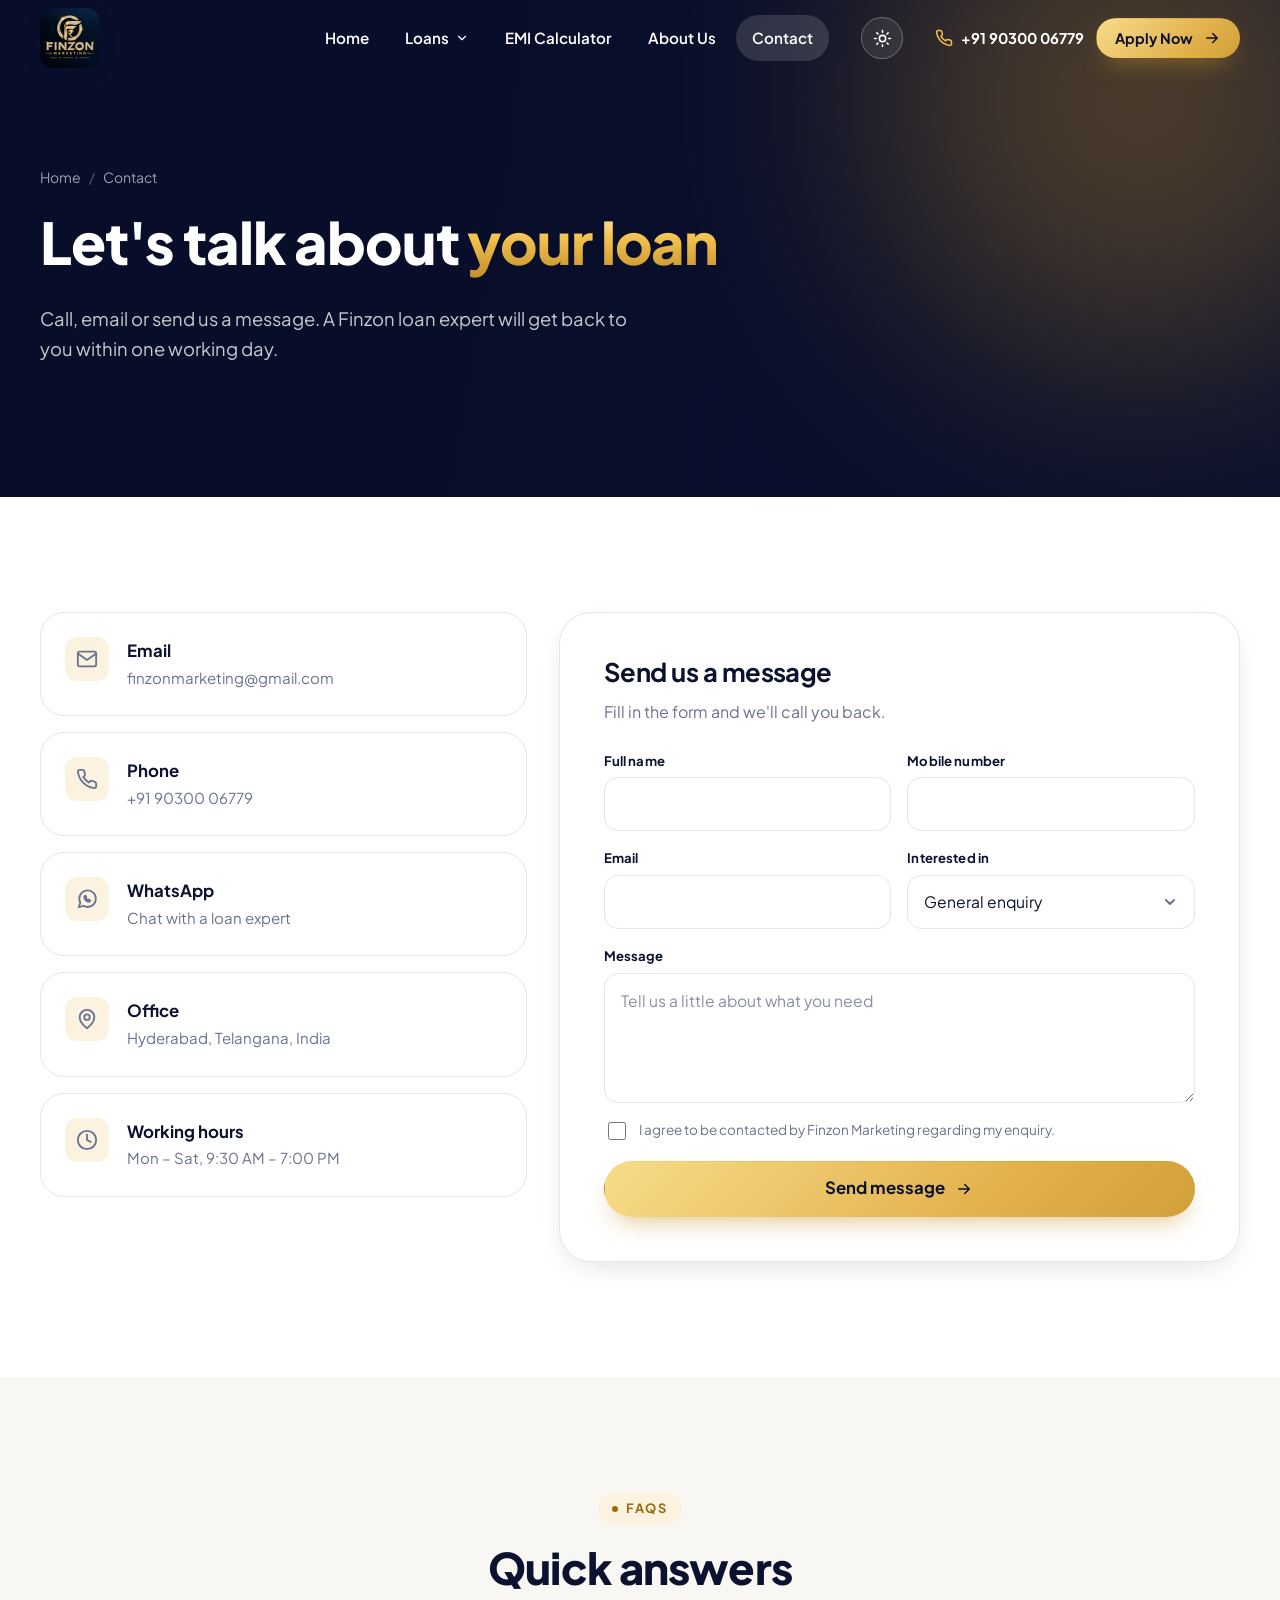
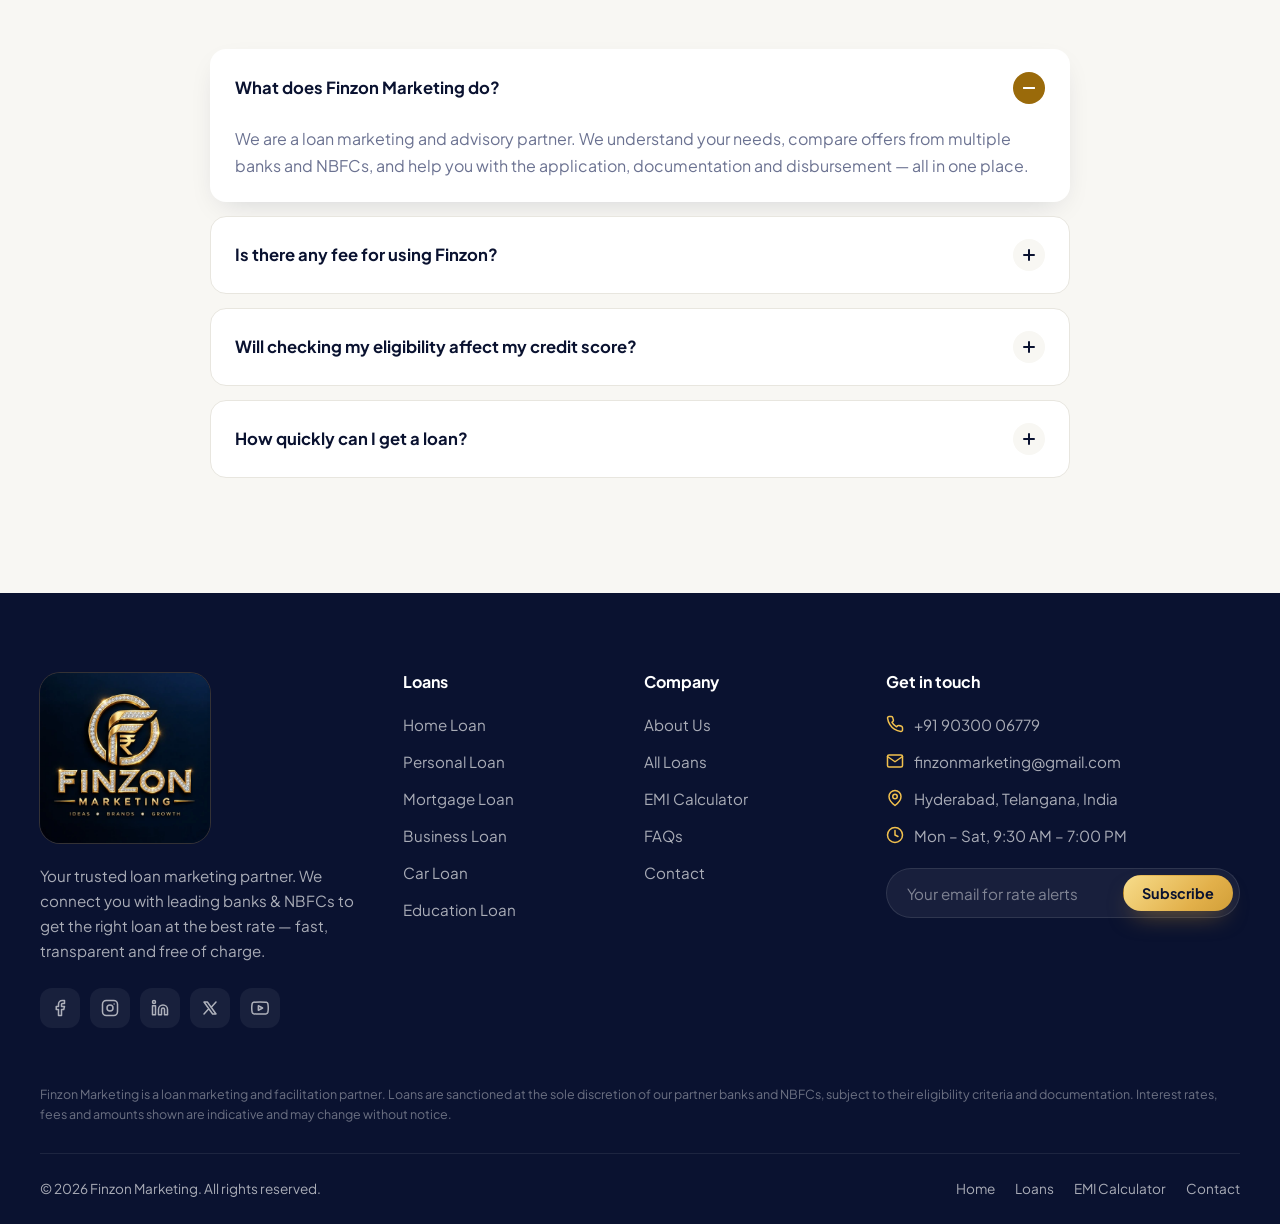
<file: contact.html>
<!doctype html>
<html lang="en" class="no-js">
<head>
  <meta charset="utf-8">
  <meta name="viewport" content="width=device-width, initial-scale=1">
  <title>Contact Us — Finzon Marketing</title>
  <meta name="description" content="Contact Finzon Marketing for home, personal, business, car and mortgage loans. Email finzonmarketing@gmail.com.">
  <meta name="theme-color" content="#0a1230">
  <meta property="og:type" content="website">
  <meta property="og:title" content="Contact Us — Finzon Marketing">
  <meta property="og:description" content="Contact Finzon Marketing for home, personal, business, car and mortgage loans. Email finzonmarketing@gmail.com.">
  <meta property="og:image" content="https://www.finzon.org/assets/img/logo.png">
  <link rel="icon" href="favicon.ico" sizes="48x48">
  <link rel="icon" href="assets/img/favicon-32.png" type="image/png" sizes="32x32">
  <link rel="icon" href="assets/img/icon-192.png" type="image/png" sizes="192x192">
  <link rel="apple-touch-icon" href="assets/img/apple-touch-icon.png">
  <link rel="preconnect" href="https://fonts.googleapis.com">
  <link rel="preconnect" href="https://fonts.gstatic.com" crossorigin>
  <link rel="preconnect" href="https://images.unsplash.com">
  <link href="https://fonts.googleapis.com/css2?family=Plus+Jakarta+Sans:wght@400;500;600;700;800&display=swap" rel="stylesheet">
  <script>try{var t=localStorage.getItem("finzon-theme");if(t==="light"||t==="dark")document.documentElement.dataset.theme=t}catch(e){}</script>
  <link rel="stylesheet" href="css/style.css?v=d700aa36">
  <script src="js/main.js?v=d700aa36" defer></script>
</head>
<body>
<main>
  <section class="page-hero">
    <div class="page-hero-bg" style="background-image:url('https://images.unsplash.com/photo-1486406146926-c627a92ad1ab?auto=format&fit=crop&w=1600&q=70')"></div>
    <div class="container">
      <nav class="crumbs" aria-label="Breadcrumb"><a href="index.html">Home</a><span aria-hidden="true">/</span><span>Contact</span></nav>
      <h1>Let's talk about <span class="grad-text gold-text">your loan</span></h1>
      <p class="lead">Call, email or send us a message. A Finzon loan expert will get back to you within one working day.</p>
      
    </div>
  </section>

  <section class="section">
    <div class="container contact-grid">
      <div class="contact-cards reveal-stagger">
        <a class="contact-card" href="mailto:finzonmarketing@gmail.com"><span class="icon-tile" data-icon="mail"></span><div><strong>Email</strong><span>finzonmarketing@gmail.com</span></div></a>
        <a class="contact-card" href="tel:" data-config-href="phone"><span class="icon-tile" data-icon="phone"></span><div><strong>Phone</strong><span data-config="phone"></span></div></a>
        <a class="contact-card" href="#" data-config-href="whatsapp" target="_blank" rel="noopener"><span class="icon-tile" data-icon="whatsapp"></span><div><strong>WhatsApp</strong><span>Chat with a loan expert</span></div></a>
        <div class="contact-card"><span class="icon-tile" data-icon="pin"></span><div><strong>Office</strong><span data-config="address"></span></div></div>
        <div class="contact-card"><span class="icon-tile" data-icon="clock"></span><div><strong>Working hours</strong><span data-config="hours"></span></div></div>
      </div>
      <div class="form-card reveal">
        <form data-lead-form novalidate>
          <h3 style="font-size:1.6rem">Send us a message</h3>
          <p class="modal-sub">Fill in the form and we'll call you back.</p>
          <div class="form-grid">
            <div class="field">
              <label for="c-name">Full name</label>
              <input class="input" id="c-name" name="name" autocomplete="name" required>
              <span class="field-error">Please enter your name</span>
            </div>
            <div class="field">
              <label for="c-phone">Mobile number</label>
              <input class="input" id="c-phone" name="phone" type="tel" inputmode="numeric" maxlength="10" autocomplete="tel" required>
              <span class="field-error">Enter a valid 10-digit mobile</span>
            </div>
            <div class="field">
              <label for="c-email">Email</label>
              <input class="input" id="c-email" name="email" type="email" autocomplete="email" required>
              <span class="field-error">Enter a valid email</span>
            </div>
            <div class="field">
              <label for="c-loan">Interested in</label>
              <select class="select" id="c-loan" name="loan"><option value="">General enquiry</option><option value="home-loan">Home Loan</option><option value="personal-loan">Personal Loan</option><option value="mortgage-loan">Mortgage Loan</option><option value="business-loan">Business Loan</option><option value="car-loan">Car Loan</option><option value="education-loan">Education Loan</option></select>
            </div>
            <div class="field full">
              <label for="c-msg">Message</label>
              <textarea class="textarea" id="c-msg" name="message" placeholder="Tell us a little about what you need"></textarea>
            </div>
          </div>
          <label class="check"><input type="checkbox" name="consent" required> <span>I agree to be contacted by Finzon Marketing regarding my enquiry.</span></label>
          <button class="btn btn-primary btn-lg btn-block" type="submit">Send message <span data-icon="arrow-right"></span></button>
          <div class="form-success" role="status">
            <span class="icon-tile" data-icon="check"></span>
            <h3>Thank you<span data-success-name></span>!</h3>
            <p class="modal-sub">We've received your message and will get back to you within one working day.</p>
          </div>
        </form>
      </div>
    </div>
  </section>

  <section class="section section--soft">
    <div class="container">
      <div class="section-head reveal">
        <span class="eyebrow">FAQs</span>
        <h2>Quick answers</h2>
      </div>
    <div class="faq reveal">
      <div class="faq-item is-open">
        <button class="faq-q" type="button">What does Finzon Marketing do?<span class="plus" aria-hidden="true"></span></button>
        <div class="faq-a"><div><p>We are a loan marketing and advisory partner. We understand your needs, compare offers from multiple banks and NBFCs, and help you with the application, documentation and disbursement — all in one place.</p></div></div>
      </div>
      <div class="faq-item">
        <button class="faq-q" type="button">Is there any fee for using Finzon?<span class="plus" aria-hidden="true"></span></button>
        <div class="faq-a"><div><p>No. Our service is completely free for customers. We are compensated by our partner lenders, so you get expert help at no extra cost.</p></div></div>
      </div>
      <div class="faq-item">
        <button class="faq-q" type="button">Will checking my eligibility affect my credit score?<span class="plus" aria-hidden="true"></span></button>
        <div class="faq-a"><div><p>No. Sharing your details for an eligibility check does not impact your CIBIL score. A lender runs a credit enquiry only when you choose to proceed with a formal application.</p></div></div>
      </div>
      <div class="faq-item">
        <button class="faq-q" type="button">How quickly can I get a loan?<span class="plus" aria-hidden="true"></span></button>
        <div class="faq-a"><div><p>Personal loans can be disbursed in as little as 24 hours. Home, mortgage and business loans typically take 3–10 working days depending on verification.</p></div></div>
      </div>
    </div>
    </div>
  </section>
</main>
</body>
</html>
</file>
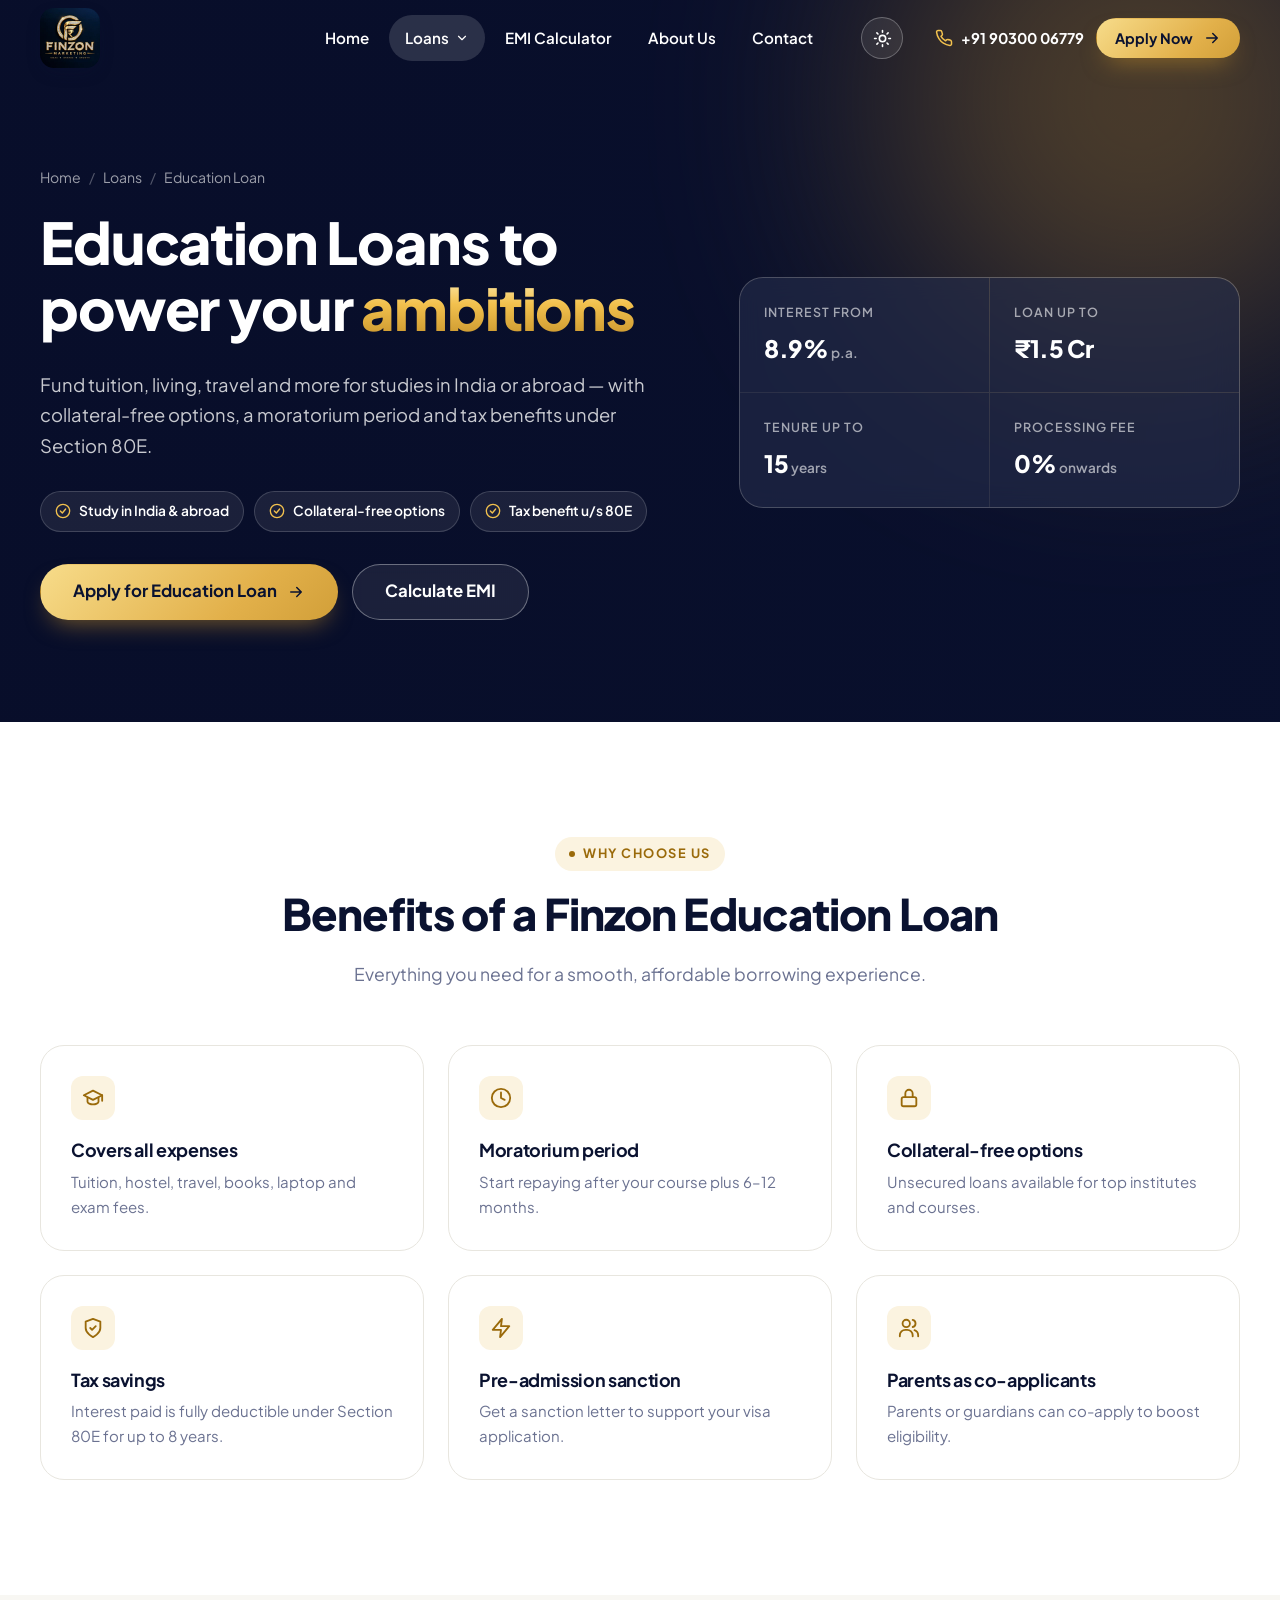
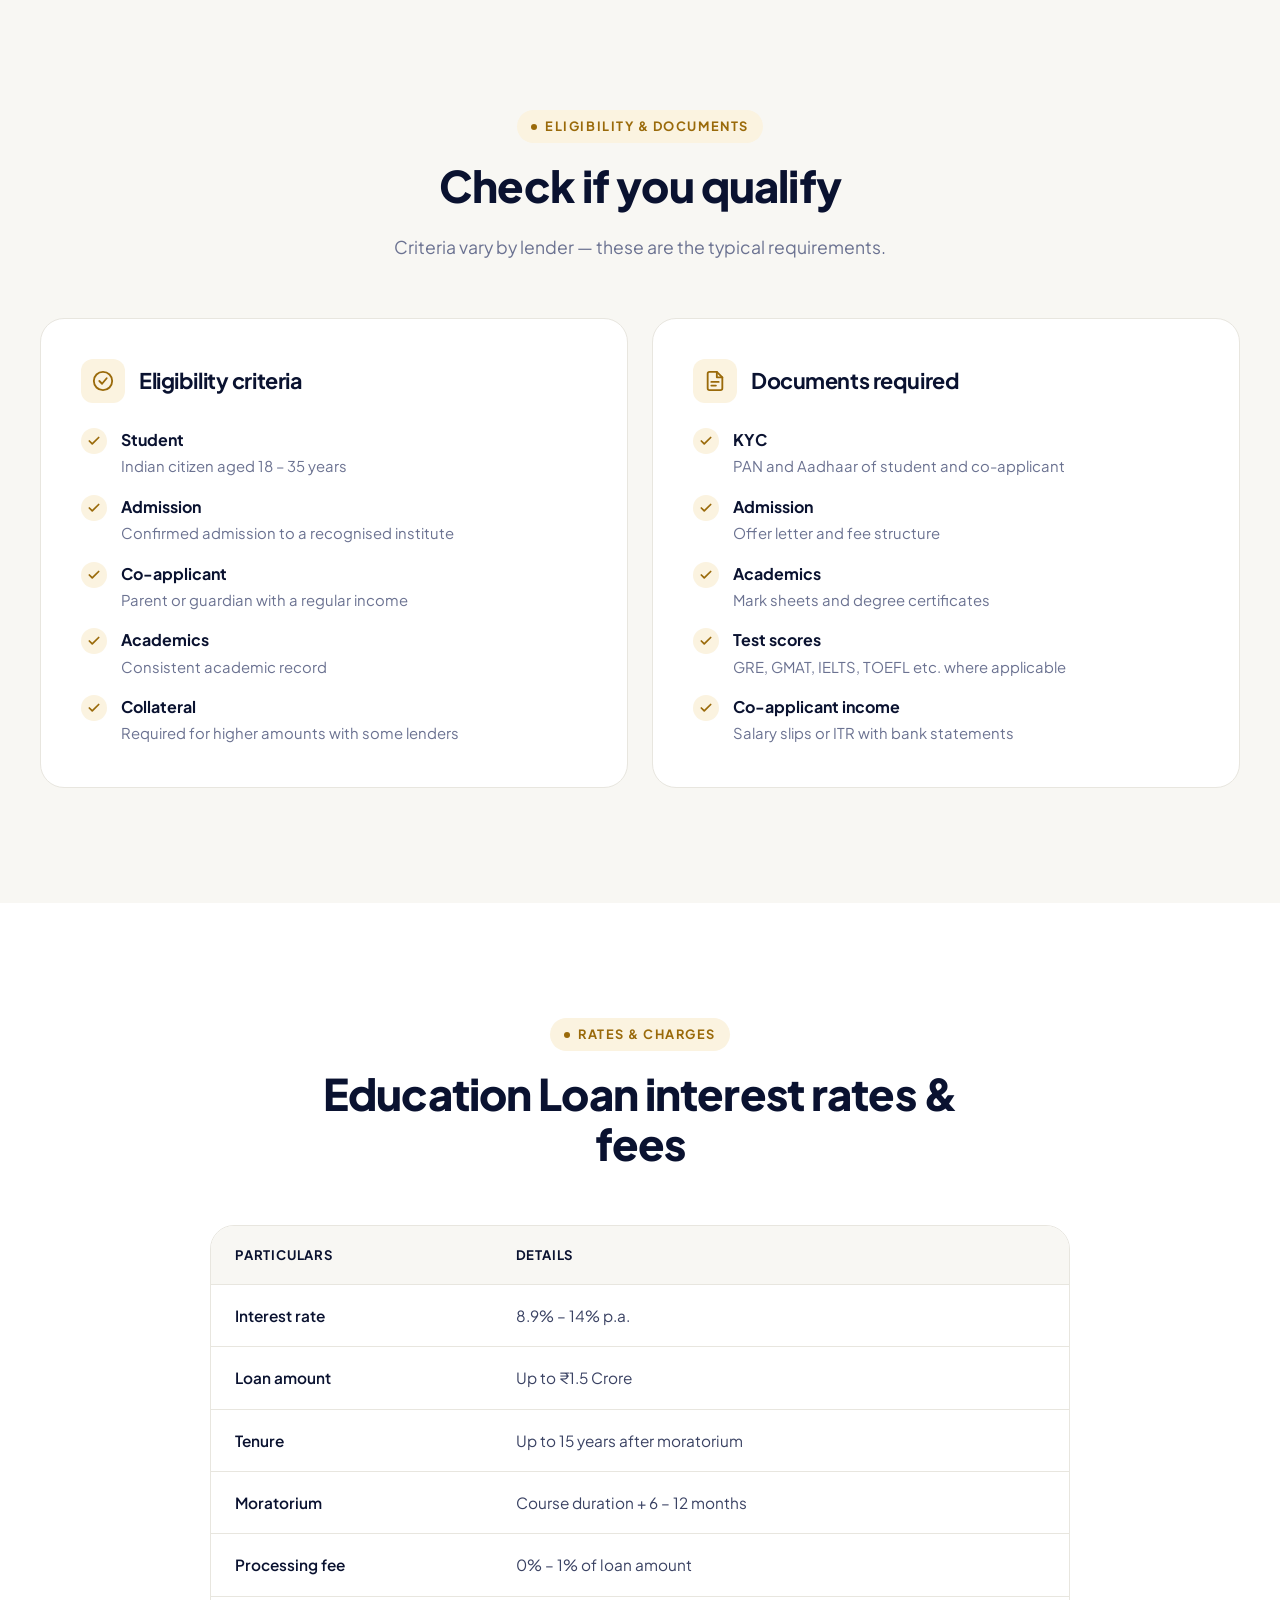
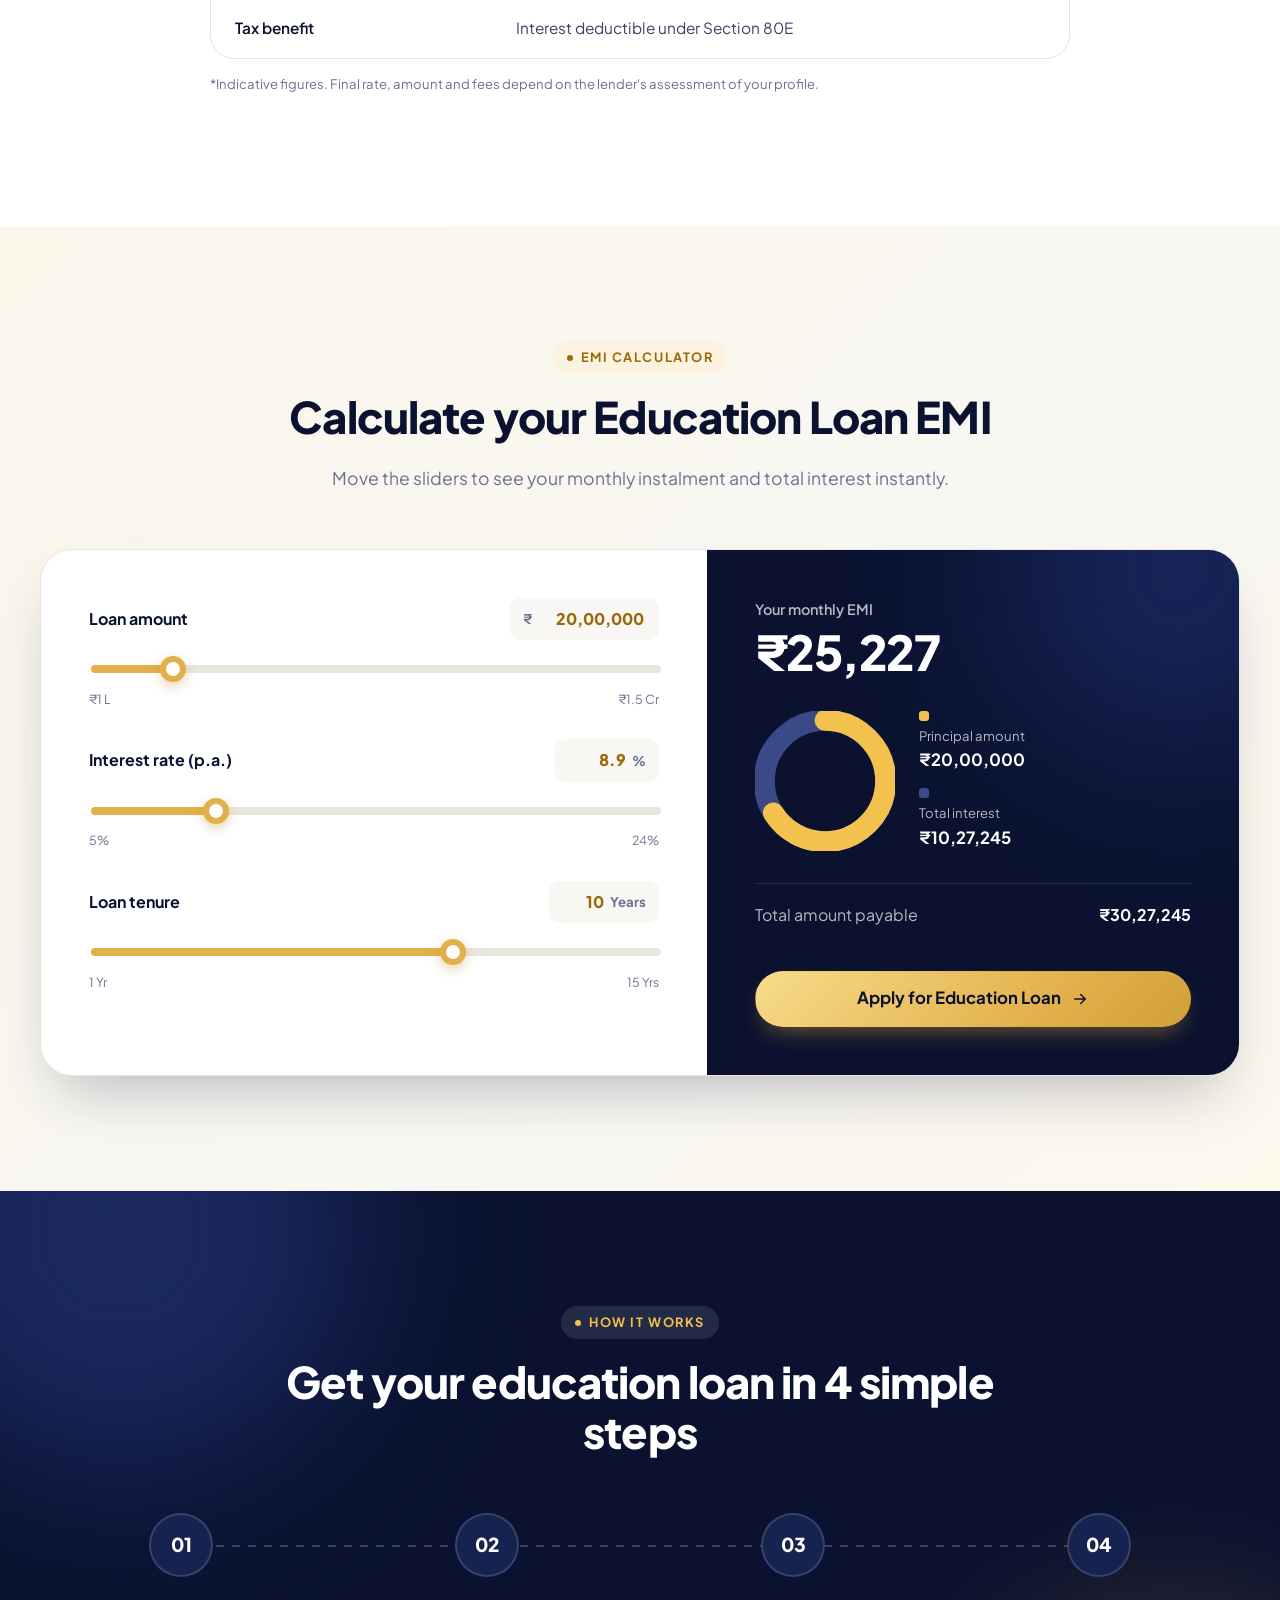
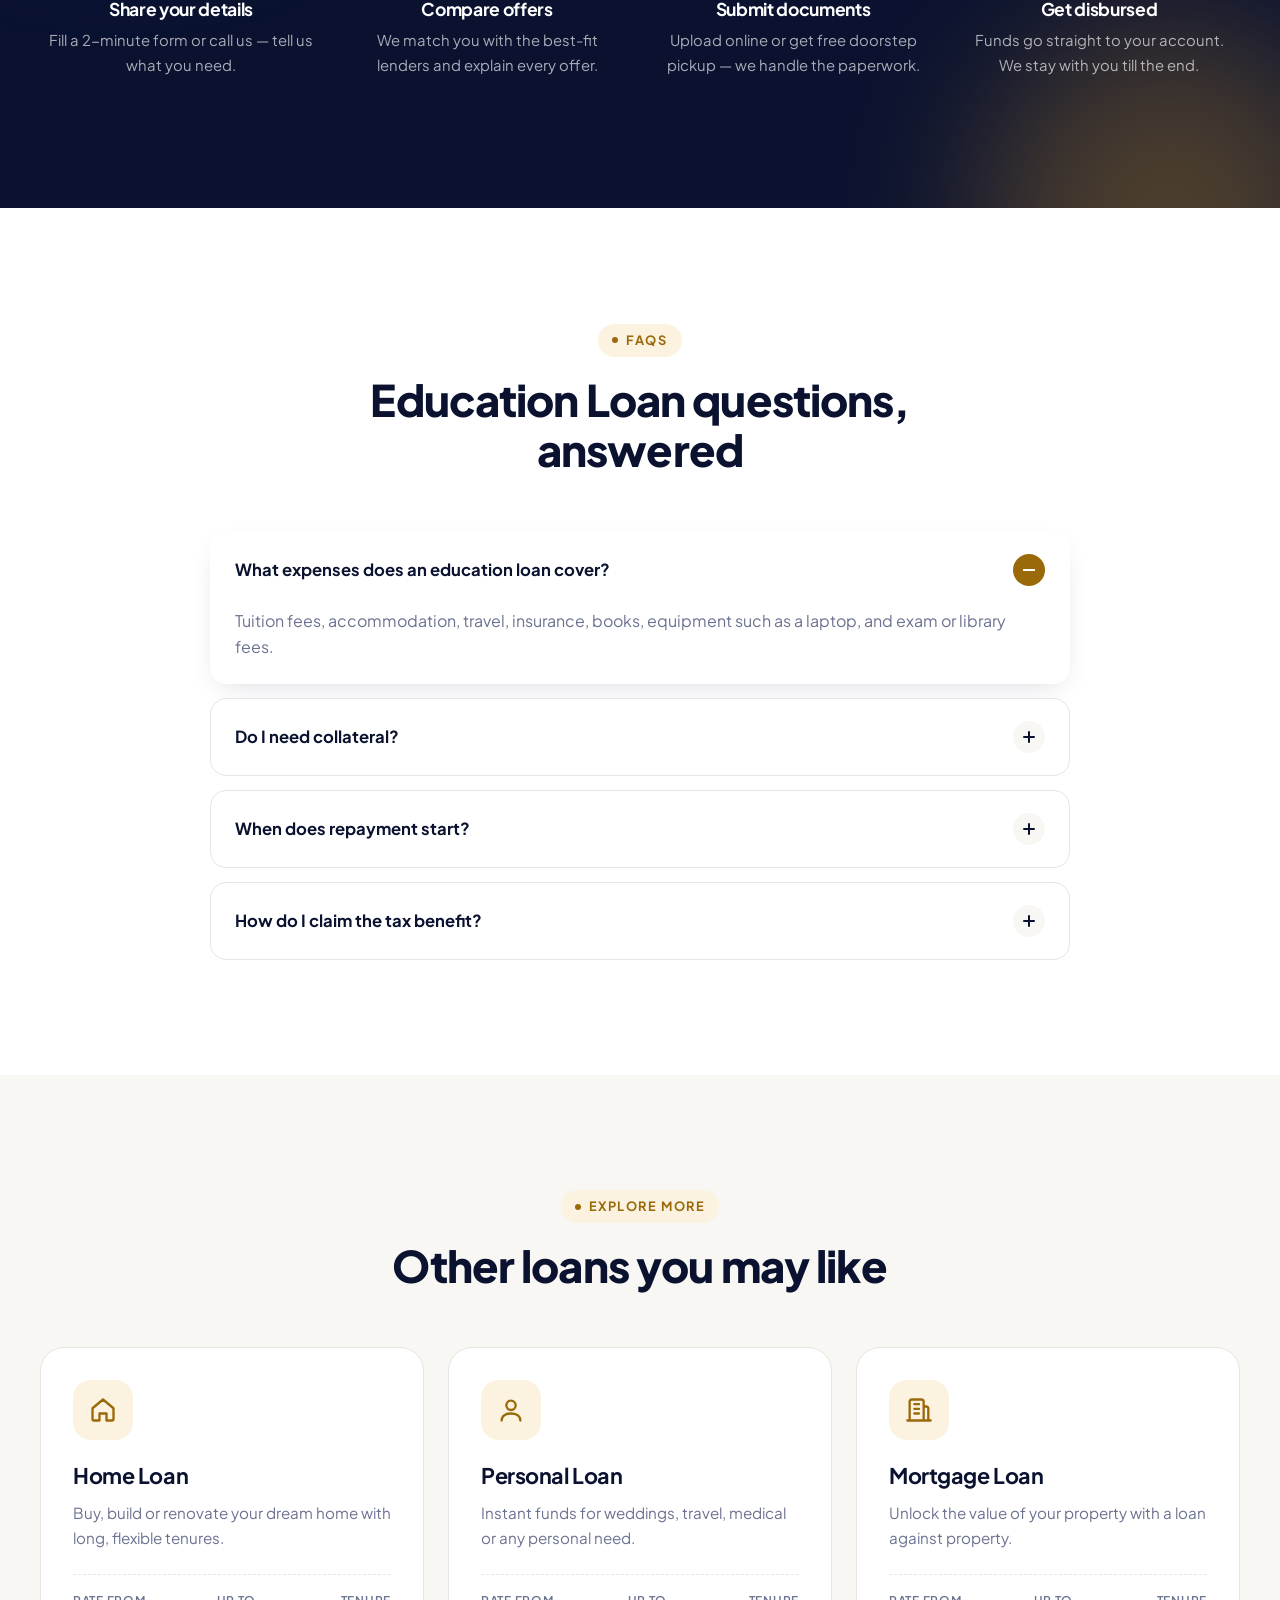
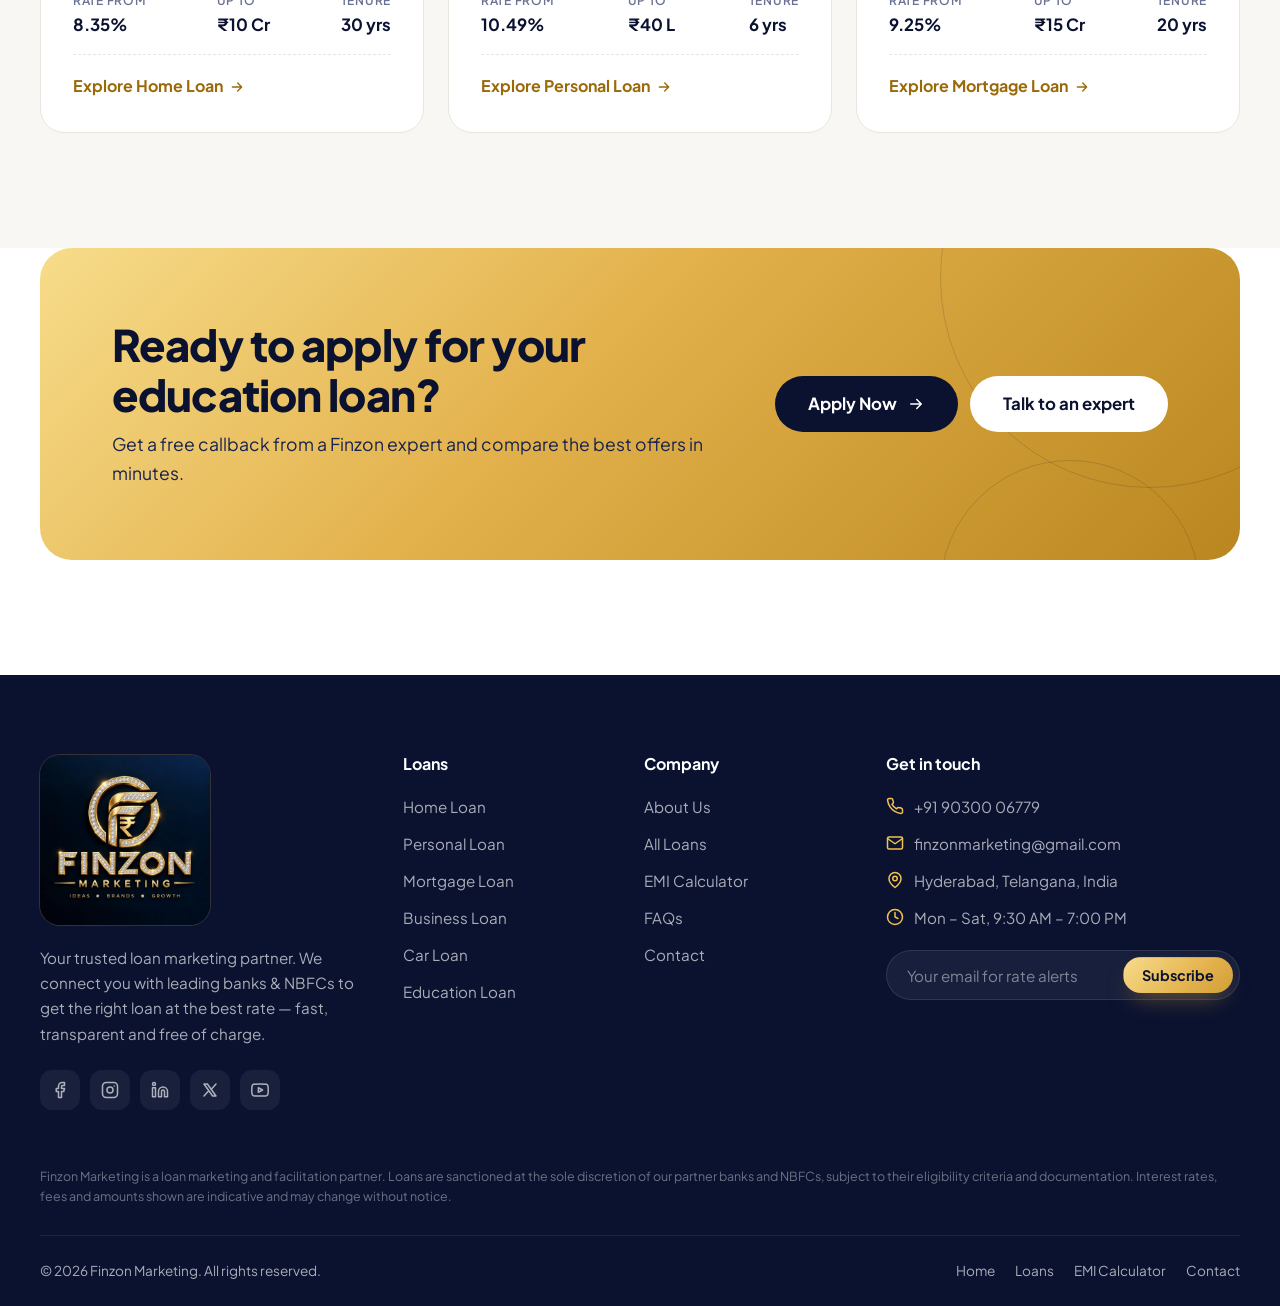
<file: education-loan.html>
<!doctype html>
<html lang="en" class="no-js">
<head>
  <meta charset="utf-8">
  <meta name="viewport" content="width=device-width, initial-scale=1">
  <title>Education Loan — Finzon Marketing</title>
  <meta name="description" content="Education loans from 8.9% p.a. up to ₹1.5 crore for studies in India and abroad, with moratorium and Section 80E tax benefits.">
  <meta name="theme-color" content="#0a1230">
  <meta property="og:type" content="website">
  <meta property="og:title" content="Education Loan — Finzon Marketing">
  <meta property="og:description" content="Education loans from 8.9% p.a. up to ₹1.5 crore for studies in India and abroad, with moratorium and Section 80E tax benefits.">
  <meta property="og:image" content="https://www.finzon.org/assets/img/logo.png">
  <link rel="icon" href="favicon.ico" sizes="48x48">
  <link rel="icon" href="assets/img/favicon-32.png" type="image/png" sizes="32x32">
  <link rel="icon" href="assets/img/icon-192.png" type="image/png" sizes="192x192">
  <link rel="apple-touch-icon" href="assets/img/apple-touch-icon.png">
  <link rel="preconnect" href="https://fonts.googleapis.com">
  <link rel="preconnect" href="https://fonts.gstatic.com" crossorigin>
  <link rel="preconnect" href="https://images.unsplash.com">
  <link href="https://fonts.googleapis.com/css2?family=Plus+Jakarta+Sans:wght@400;500;600;700;800&display=swap" rel="stylesheet">
  <script>try{var t=localStorage.getItem("finzon-theme");if(t==="light"||t==="dark")document.documentElement.dataset.theme=t}catch(e){}</script>
  <link rel="stylesheet" href="css/style.css?v=d700aa36">
  <script src="js/main.js?v=d700aa36" defer></script>
</head>
<body>
<main>
  <section class="page-hero">
    <div class="page-hero-bg" style="background-image:url('https://images.unsplash.com/photo-1541339907198-e08756dedf3f?auto=format&fit=crop&w=1600&q=70')"></div>
    <div class="container page-hero-grid">
      <div>
        <nav class="crumbs" aria-label="Breadcrumb"><a href="index.html">Home</a><span aria-hidden="true">/</span><a href="loans.html">Loans</a><span aria-hidden="true">/</span><span>Education Loan</span></nav>
        <h1>Education Loans to power your <span class="grad-text gold-text">ambitions</span></h1>
        <p class="lead">Fund tuition, living, travel and more for studies in India or abroad — with collateral-free options, a moratorium period and tax benefits under Section 80E.</p>
        <div class="chips"><span class="chip"><span data-icon="check-circle"></span>Study in India &amp; abroad</span><span class="chip"><span data-icon="check-circle"></span>Collateral-free options</span><span class="chip"><span data-icon="check-circle"></span>Tax benefit u/s 80E</span></div>
        <div class="slide-actions">
          <button class="btn btn-primary btn-lg" type="button" data-apply="education-loan">Apply for Education Loan <span data-icon="arrow-right"></span></button>
          <a class="btn btn-outline-light btn-lg" href="#emi">Calculate EMI</a>
        </div>
      </div>
      <div class="hero-facts"><div><span>Interest from</span><strong>8.9%</strong> <small>p.a.</small></div><div><span>Loan up to</span><strong>₹1.5 Cr</strong> <small></small></div><div><span>Tenure up to</span><strong>15</strong> <small>years</small></div><div><span>Processing fee</span><strong>0%</strong> <small>onwards</small></div></div>
    </div>
  </section>

  <section class="section">
    <div class="container">
      <div class="section-head reveal">
        <span class="eyebrow">Why choose us</span>
        <h2>Benefits of a Finzon Education Loan</h2>
        <p>Everything you need for a smooth, affordable borrowing experience.</p>
      </div>
      <div class="feature-grid reveal-stagger">
        <div class="feature"><span class="icon-tile" data-icon="graduation"></span><h3>Covers all expenses</h3><p>Tuition, hostel, travel, books, laptop and exam fees.</p></div>
        <div class="feature"><span class="icon-tile" data-icon="clock"></span><h3>Moratorium period</h3><p>Start repaying after your course plus 6–12 months.</p></div>
        <div class="feature"><span class="icon-tile" data-icon="lock"></span><h3>Collateral-free options</h3><p>Unsecured loans available for top institutes and courses.</p></div>
        <div class="feature"><span class="icon-tile" data-icon="shield"></span><h3>Tax savings</h3><p>Interest paid is fully deductible under Section 80E for up to 8 years.</p></div>
        <div class="feature"><span class="icon-tile" data-icon="zap"></span><h3>Pre-admission sanction</h3><p>Get a sanction letter to support your visa application.</p></div>
        <div class="feature"><span class="icon-tile" data-icon="users"></span><h3>Parents as co-applicants</h3><p>Parents or guardians can co-apply to boost eligibility.</p></div>
      </div>
    </div>
  </section>

  <section class="section section--soft">
    <div class="container">
      <div class="section-head reveal">
        <span class="eyebrow">Eligibility &amp; documents</span>
        <h2>Check if you qualify</h2>
        <p>Criteria vary by lender — these are the typical requirements.</p>
      </div>
      <div class="info-grid reveal-stagger">
        <div class="info-card">
          <h3><span class="icon-tile" data-icon="check-circle"></span> Eligibility criteria</h3>
          <ul class="check-list">
            <li><div><strong>Student</strong><span>Indian citizen aged 18 – 35 years</span></div></li>
            <li><div><strong>Admission</strong><span>Confirmed admission to a recognised institute</span></div></li>
            <li><div><strong>Co-applicant</strong><span>Parent or guardian with a regular income</span></div></li>
            <li><div><strong>Academics</strong><span>Consistent academic record</span></div></li>
            <li><div><strong>Collateral</strong><span>Required for higher amounts with some lenders</span></div></li>
          </ul>
        </div>
        <div class="info-card">
          <h3><span class="icon-tile" data-icon="file"></span> Documents required</h3>
          <ul class="check-list">
            <li><div><strong>KYC</strong><span>PAN and Aadhaar of student and co-applicant</span></div></li>
            <li><div><strong>Admission</strong><span>Offer letter and fee structure</span></div></li>
            <li><div><strong>Academics</strong><span>Mark sheets and degree certificates</span></div></li>
            <li><div><strong>Test scores</strong><span>GRE, GMAT, IELTS, TOEFL etc. where applicable</span></div></li>
            <li><div><strong>Co-applicant income</strong><span>Salary slips or ITR with bank statements</span></div></li>
          </ul>
        </div>
      </div>
    </div>
  </section>

  <section class="section">
    <div class="container">
      <div class="section-head reveal">
        <span class="eyebrow">Rates &amp; charges</span>
        <h2>Education Loan interest rates &amp; fees</h2>
      </div>
      <div class="reveal" style="max-width:860px;margin-inline:auto">
        <div class="table-wrap">
          <table>
            <thead><tr><th>Particulars</th><th>Details</th></tr></thead>
            <tbody>
            <tr><td>Interest rate</td><td>8.9% – 14% p.a.</td></tr>
            <tr><td>Loan amount</td><td>Up to ₹1.5 Crore</td></tr>
            <tr><td>Tenure</td><td>Up to 15 years after moratorium</td></tr>
            <tr><td>Moratorium</td><td>Course duration + 6 – 12 months</td></tr>
            <tr><td>Processing fee</td><td>0% – 1% of loan amount</td></tr>
            <tr><td>Tax benefit</td><td>Interest deductible under Section 80E</td></tr>
            </tbody>
          </table>
        </div>
        <p class="table-note">*Indicative figures. Final rate, amount and fees depend on the lender's assessment of your profile.</p>
      </div>
    </div>
  </section>

  <section class="section section--tint" id="emi">
    <div class="container">
      <div class="section-head reveal">
        <span class="eyebrow">EMI calculator</span>
        <h2>Calculate your Education Loan EMI</h2>
        <p>Move the sliders to see your monthly instalment and total interest instantly.</p>
      </div>
      <div class="emi reveal" data-emi data-loan="education-loan"></div>
    </div>
  </section>

  <section class="section dark-band">
    <div class="container">
      <div class="section-head reveal">
        <span class="eyebrow">How it works</span>
        <h2>Get your education loan in 4 simple steps</h2>
      </div>
      <div class="steps reveal-stagger">
        <div class="step"><div class="step-num"></div><h3>Share your details</h3><p>Fill a 2-minute form or call us — tell us what you need.</p></div>
        <div class="step"><div class="step-num"></div><h3>Compare offers</h3><p>We match you with the best-fit lenders and explain every offer.</p></div>
        <div class="step"><div class="step-num"></div><h3>Submit documents</h3><p>Upload online or get free doorstep pickup — we handle the paperwork.</p></div>
        <div class="step"><div class="step-num"></div><h3>Get disbursed</h3><p>Funds go straight to your account. We stay with you till the end.</p></div>
      </div>
    </div>
  </section>

  <section class="section">
    <div class="container">
      <div class="section-head reveal">
        <span class="eyebrow">FAQs</span>
        <h2>Education Loan questions, answered</h2>
      </div>
    <div class="faq reveal">
      <div class="faq-item is-open">
        <button class="faq-q" type="button">What expenses does an education loan cover?<span class="plus" aria-hidden="true"></span></button>
        <div class="faq-a"><div><p>Tuition fees, accommodation, travel, insurance, books, equipment such as a laptop, and exam or library fees.</p></div></div>
      </div>
      <div class="faq-item">
        <button class="faq-q" type="button">Do I need collateral?<span class="plus" aria-hidden="true"></span></button>
        <div class="faq-a"><div><p>Many lenders offer collateral-free loans for reputed institutes. For larger amounts, property or fixed deposits may be required as security.</p></div></div>
      </div>
      <div class="faq-item">
        <button class="faq-q" type="button">When does repayment start?<span class="plus" aria-hidden="true"></span></button>
        <div class="faq-a"><div><p>Repayment usually starts after the moratorium — the course duration plus 6 to 12 months, or once you get a job, whichever is earlier.</p></div></div>
      </div>
      <div class="faq-item">
        <button class="faq-q" type="button">How do I claim the tax benefit?<span class="plus" aria-hidden="true"></span></button>
        <div class="faq-a"><div><p>The entire interest paid on an education loan can be claimed as a deduction under Section 80E for up to 8 years from when repayment begins.</p></div></div>
      </div>
    </div>
    </div>
  </section>

  <section class="section section--soft">
    <div class="container">
      <div class="section-head reveal">
        <span class="eyebrow">Explore more</span>
        <h2>Other loans you may like</h2>
      </div>
      <div class="loan-grid reveal-stagger">
      <article class="loan-card">
        <span class="icon-tile icon-tile--lg" data-icon="home"></span>
        <h3>Home Loan</h3>
        <p>Buy, build or renovate your dream home with long, flexible tenures.</p>
        <div class="loan-rate">
          <div><span>Rate from</span><strong>8.35%</strong></div>
          <div><span>Up to</span><strong>₹10 Cr</strong></div>
          <div><span>Tenure</span><strong>30 yrs</strong></div>
        </div>
        <a class="link-arrow stretched" href="home-loan.html">Explore Home Loan <span data-icon="arrow-right"></span></a>
      </article>
      <article class="loan-card">
        <span class="icon-tile icon-tile--lg" data-icon="user"></span>
        <h3>Personal Loan</h3>
        <p>Instant funds for weddings, travel, medical or any personal need.</p>
        <div class="loan-rate">
          <div><span>Rate from</span><strong>10.49%</strong></div>
          <div><span>Up to</span><strong>₹40 L</strong></div>
          <div><span>Tenure</span><strong>6 yrs</strong></div>
        </div>
        <a class="link-arrow stretched" href="personal-loan.html">Explore Personal Loan <span data-icon="arrow-right"></span></a>
      </article>
      <article class="loan-card">
        <span class="icon-tile icon-tile--lg" data-icon="building"></span>
        <h3>Mortgage Loan</h3>
        <p>Unlock the value of your property with a loan against property.</p>
        <div class="loan-rate">
          <div><span>Rate from</span><strong>9.25%</strong></div>
          <div><span>Up to</span><strong>₹15 Cr</strong></div>
          <div><span>Tenure</span><strong>20 yrs</strong></div>
        </div>
        <a class="link-arrow stretched" href="mortgage-loan.html">Explore Mortgage Loan <span data-icon="arrow-right"></span></a>
      </article>
      </div>
    </div>
  </section>

  <section class="section" style="padding-top:0">
    <div class="container">
      <div class="cta reveal">
        <div>
          <h2>Ready to apply for your education loan?</h2>
          <p>Get a free callback from a Finzon expert and compare the best offers in minutes.</p>
        </div>
        <div class="cta-actions">
          <button class="btn btn-dark btn-lg" type="button" data-apply="education-loan">Apply Now <span data-icon="arrow-right"></span></button>
          <a class="btn btn-light btn-lg" href="contact.html">Talk to an expert</a>
        </div>
      </div>
    </div>
  </section>
</main>
</body>
</html>
</file>
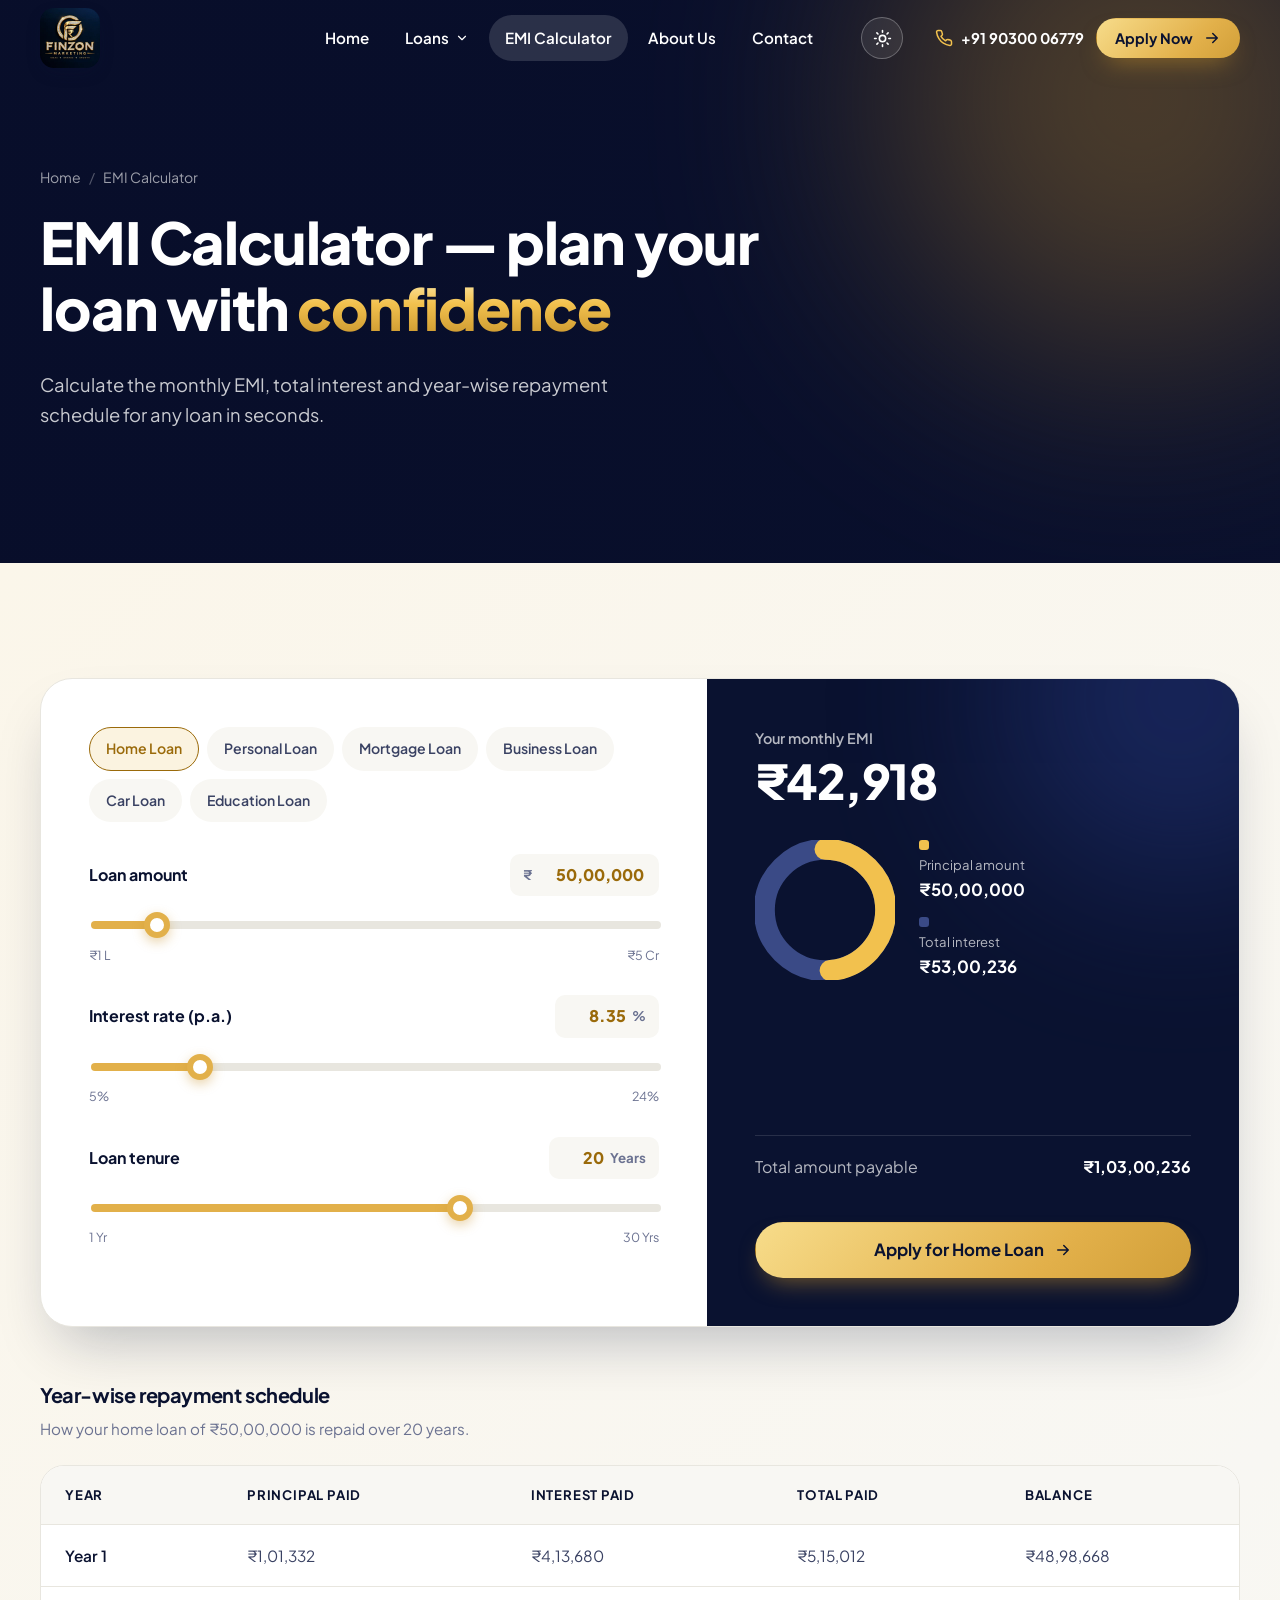
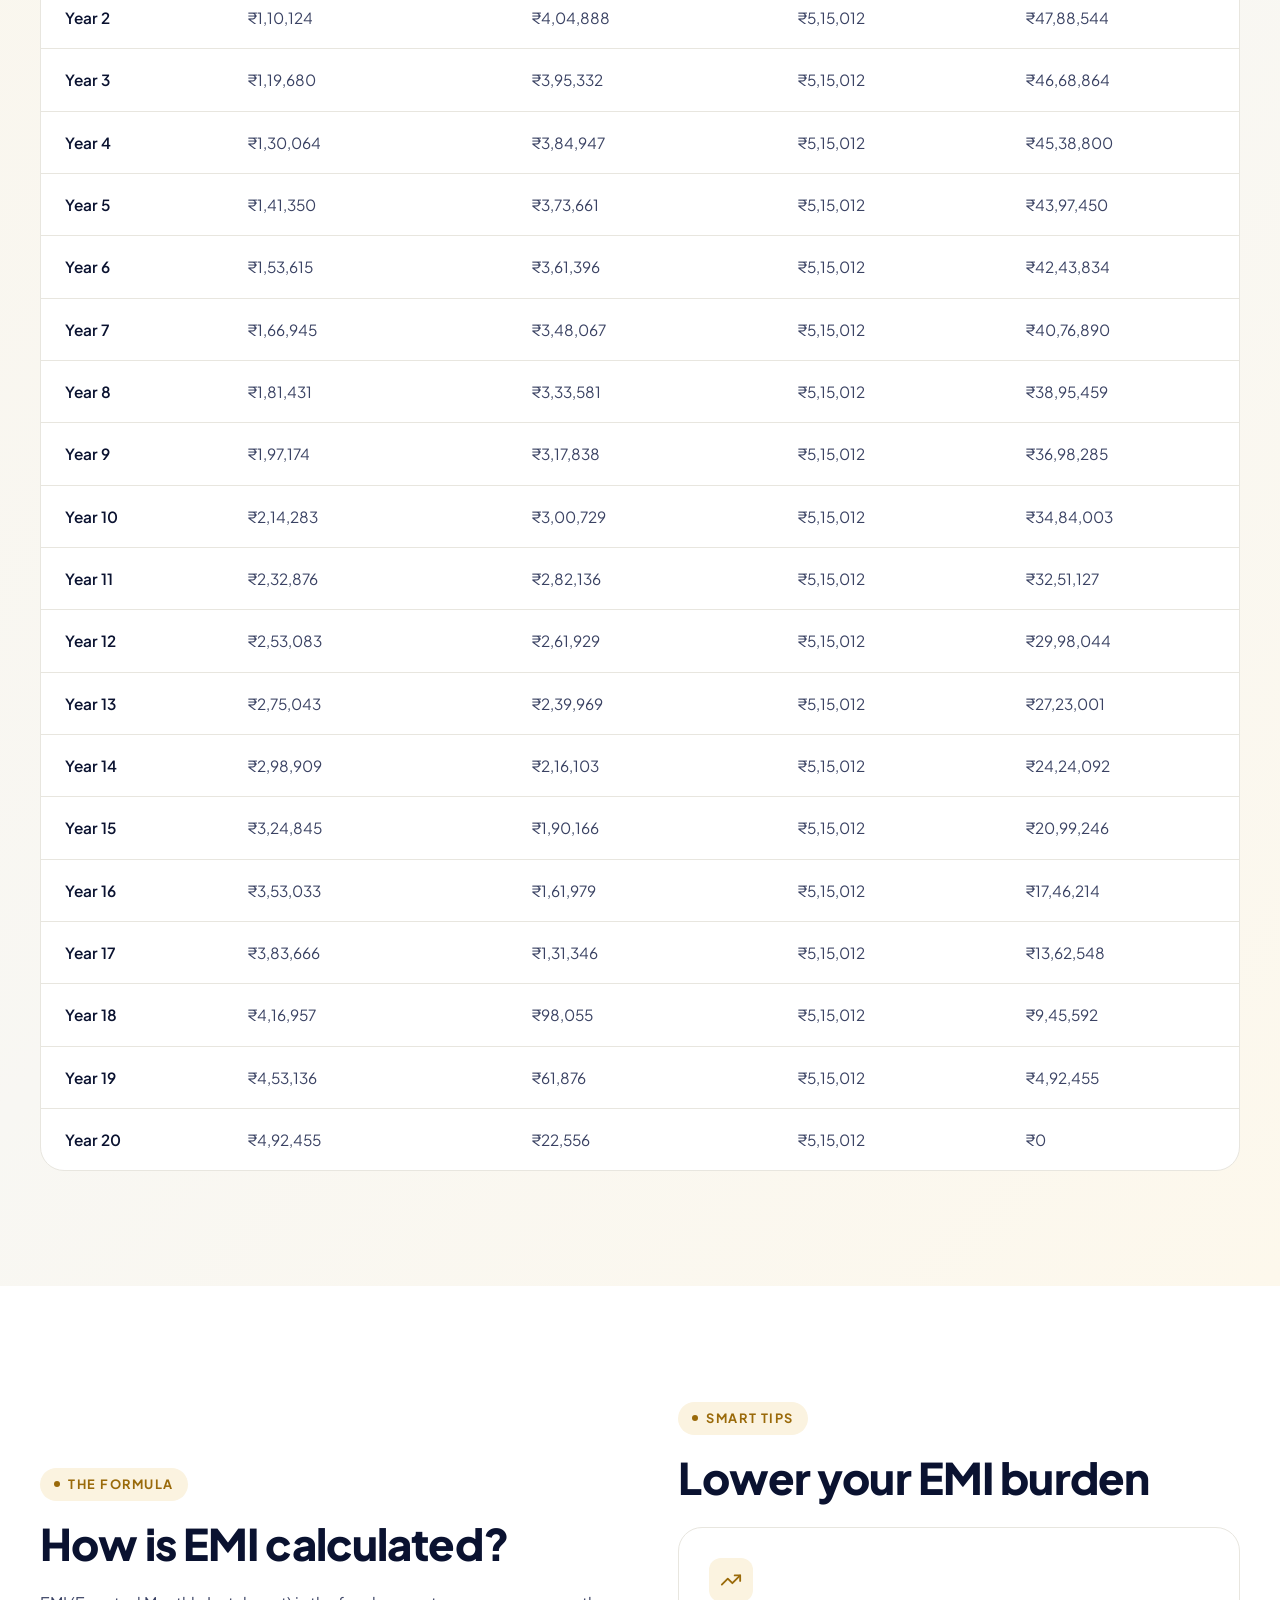
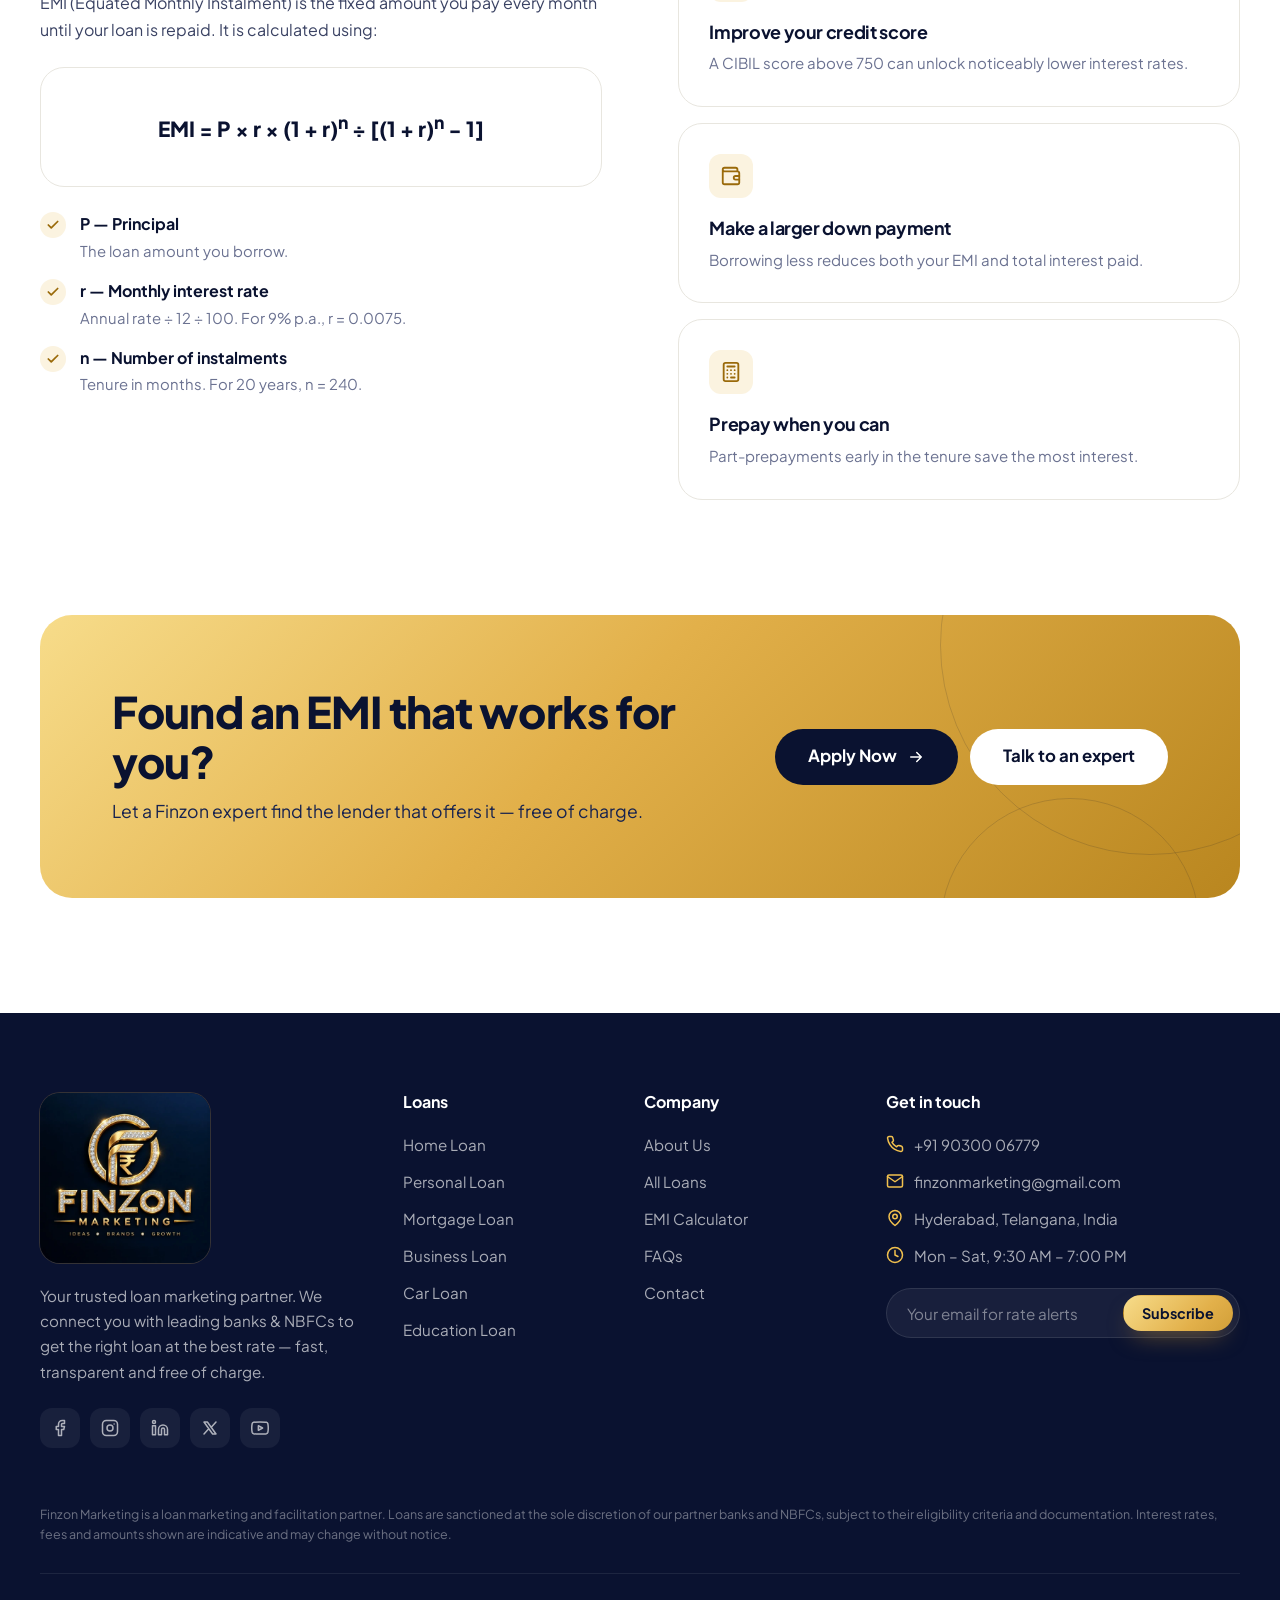
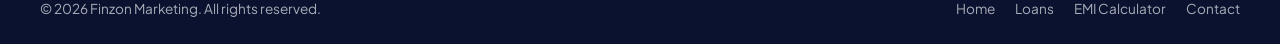
<file: emi-calculator.html>
<!doctype html>
<html lang="en" class="no-js">
<head>
  <meta charset="utf-8">
  <meta name="viewport" content="width=device-width, initial-scale=1">
  <title>EMI Calculator — Finzon Marketing</title>
  <meta name="description" content="Free EMI calculator for home, personal, mortgage, business, car and education loans with a year-wise repayment schedule.">
  <meta name="theme-color" content="#0a1230">
  <meta property="og:type" content="website">
  <meta property="og:title" content="EMI Calculator — Finzon Marketing">
  <meta property="og:description" content="Free EMI calculator for home, personal, mortgage, business, car and education loans with a year-wise repayment schedule.">
  <meta property="og:image" content="https://www.finzon.org/assets/img/logo.png">
  <link rel="icon" href="favicon.ico" sizes="48x48">
  <link rel="icon" href="assets/img/favicon-32.png" type="image/png" sizes="32x32">
  <link rel="icon" href="assets/img/icon-192.png" type="image/png" sizes="192x192">
  <link rel="apple-touch-icon" href="assets/img/apple-touch-icon.png">
  <link rel="preconnect" href="https://fonts.googleapis.com">
  <link rel="preconnect" href="https://fonts.gstatic.com" crossorigin>
  <link rel="preconnect" href="https://images.unsplash.com">
  <link href="https://fonts.googleapis.com/css2?family=Plus+Jakarta+Sans:wght@400;500;600;700;800&display=swap" rel="stylesheet">
  <script>try{var t=localStorage.getItem("finzon-theme");if(t==="light"||t==="dark")document.documentElement.dataset.theme=t}catch(e){}</script>
  <link rel="stylesheet" href="css/style.css?v=d700aa36">
  <script src="js/main.js?v=d700aa36" defer></script>
</head>
<body>
<main>
  <section class="page-hero">
    <div class="page-hero-bg" style="background-image:url('https://images.unsplash.com/photo-1554224155-6726b3ff858f?auto=format&fit=crop&w=1600&q=70')"></div>
    <div class="container">
      <nav class="crumbs" aria-label="Breadcrumb"><a href="index.html">Home</a><span aria-hidden="true">/</span><span>EMI Calculator</span></nav>
      <h1>EMI Calculator — plan your loan with <span class="grad-text gold-text">confidence</span></h1>
      <p class="lead">Calculate the monthly EMI, total interest and year-wise repayment schedule for any loan in seconds.</p>
      
    </div>
  </section>

  <section class="section section--tint">
    <div class="container">
      <div class="emi reveal" data-emi data-tabs data-schedule data-loan="home-loan"></div>
    </div>
  </section>

  <section class="section">
    <div class="container split">
      <div class="reveal">
        <span class="eyebrow">The formula</span>
        <h2>How is EMI calculated?</h2>
        <p>EMI (Equated Monthly Instalment) is the fixed amount you pay every month until your loan is repaid. It is calculated using:</p>
        <div class="info-card" style="margin:24px 0;text-align:center;font-size:1.3rem;font-weight:800;color:var(--ink)">
          EMI = P × r × (1 + r)<sup>n</sup> ÷ [(1 + r)<sup>n</sup> − 1]
        </div>
        <ul class="check-list" style="margin-top:0">
          <li><div><strong>P — Principal</strong><span>The loan amount you borrow.</span></div></li>
          <li><div><strong>r — Monthly interest rate</strong><span>Annual rate ÷ 12 ÷ 100. For 9% p.a., r = 0.0075.</span></div></li>
          <li><div><strong>n — Number of instalments</strong><span>Tenure in months. For 20 years, n = 240.</span></div></li>
        </ul>
      </div>
      <div class="reveal">
        <span class="eyebrow">Smart tips</span>
        <h2>Lower your EMI burden</h2>
        <div class="feature-grid" style="grid-template-columns:1fr;gap:16px;margin-top:24px">
          <div class="feature"><span class="icon-tile" data-icon="trending"></span><h3>Improve your credit score</h3><p>A CIBIL score above 750 can unlock noticeably lower interest rates.</p></div>
          <div class="feature"><span class="icon-tile" data-icon="wallet"></span><h3>Make a larger down payment</h3><p>Borrowing less reduces both your EMI and total interest paid.</p></div>
          <div class="feature"><span class="icon-tile" data-icon="calculator"></span><h3>Prepay when you can</h3><p>Part-prepayments early in the tenure save the most interest.</p></div>
        </div>
      </div>
    </div>
  </section>

  <section class="section" style="padding-top:0">
    <div class="container">
      <div class="cta reveal">
        <div>
          <h2>Found an EMI that works for you?</h2>
          <p>Let a Finzon expert find the lender that offers it — free of charge.</p>
        </div>
        <div class="cta-actions">
          <button class="btn btn-dark btn-lg" type="button" data-apply>Apply Now <span data-icon="arrow-right"></span></button>
          <a class="btn btn-light btn-lg" href="contact.html">Talk to an expert</a>
        </div>
      </div>
    </div>
  </section>
</main>
</body>
</html>
</file>
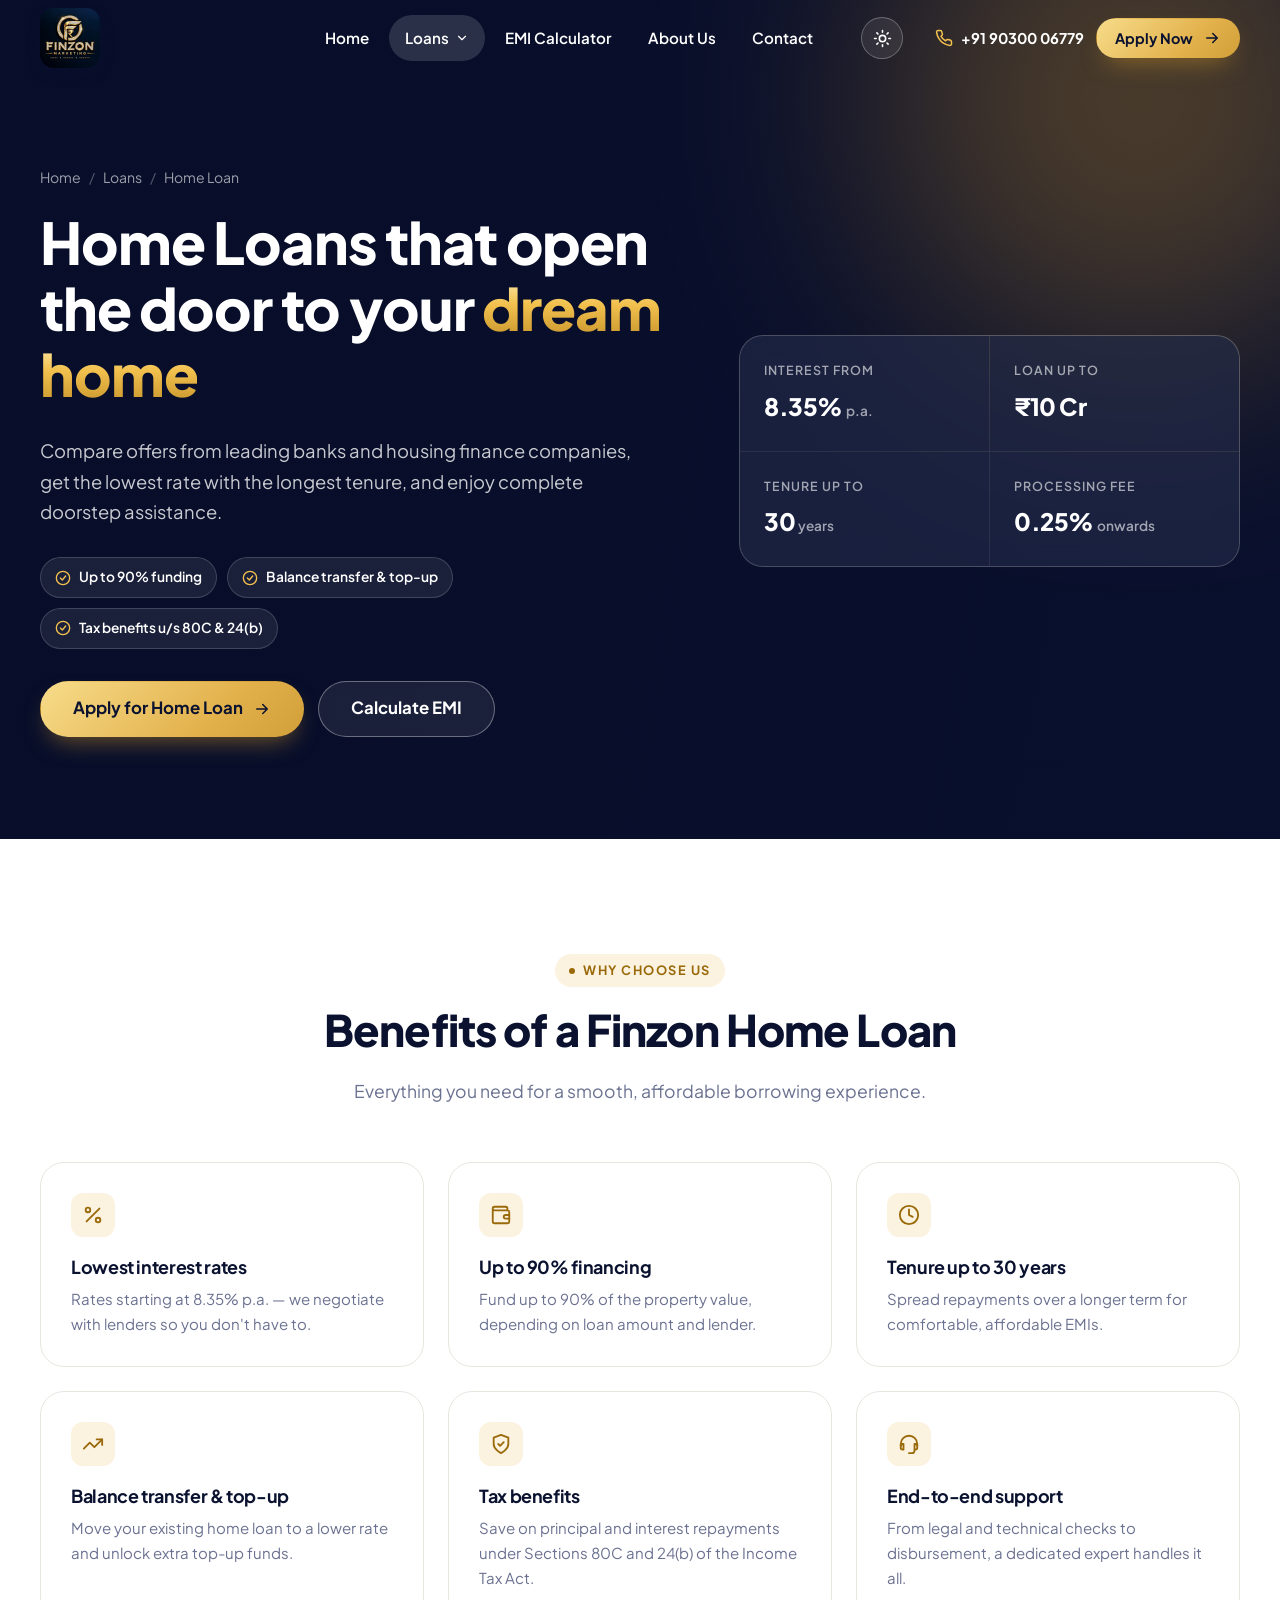
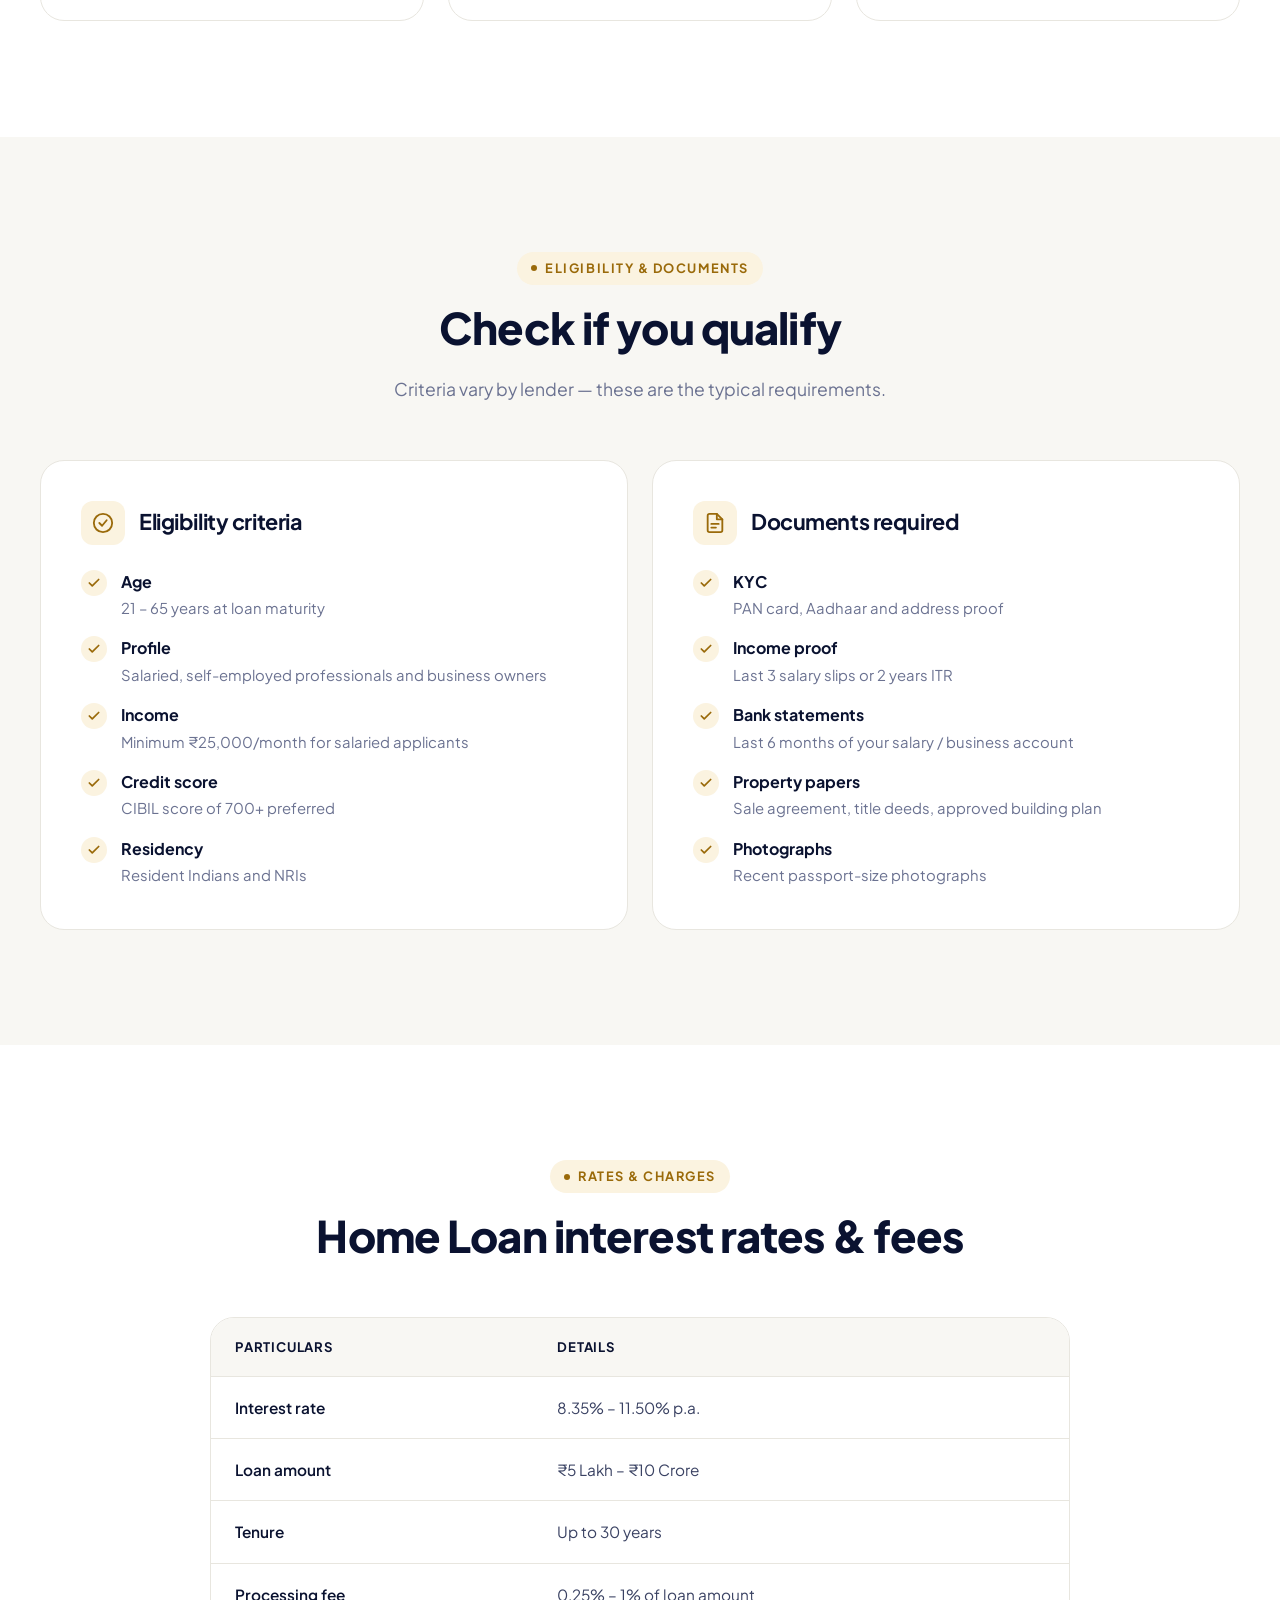
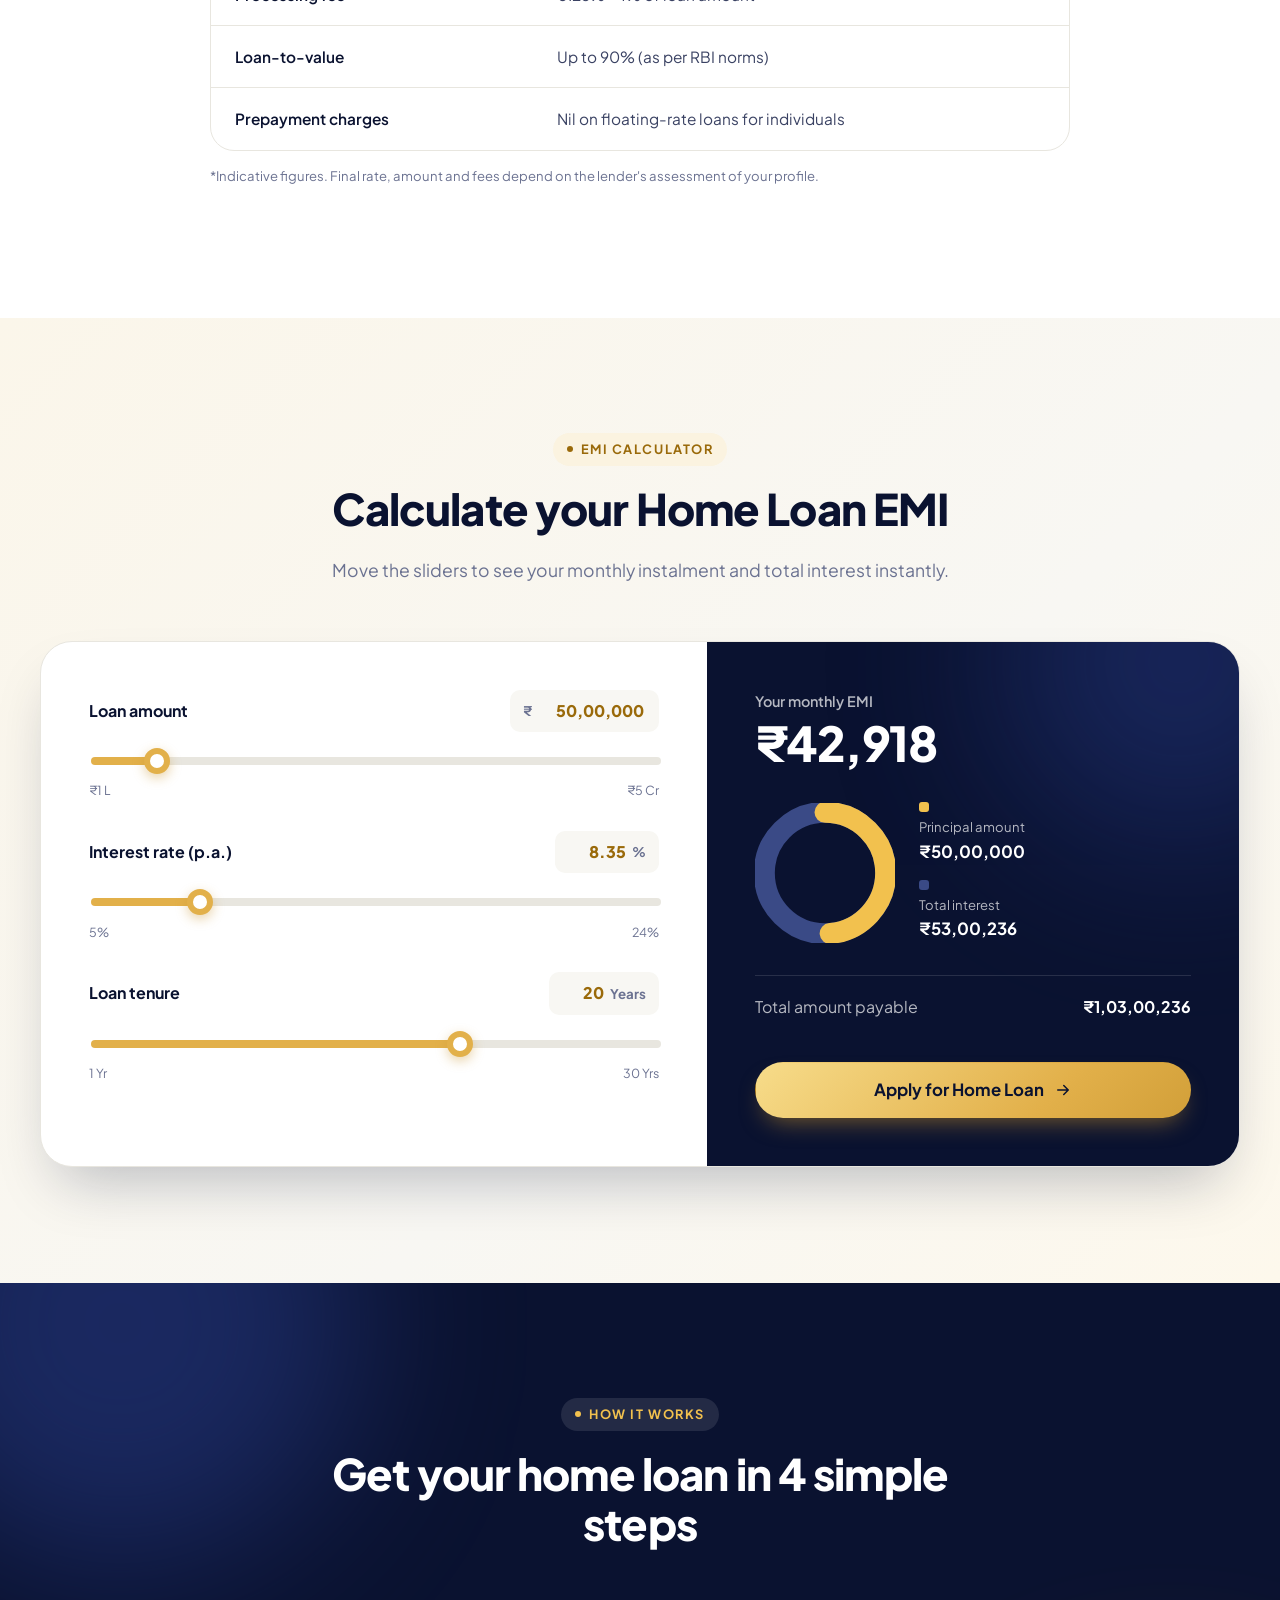
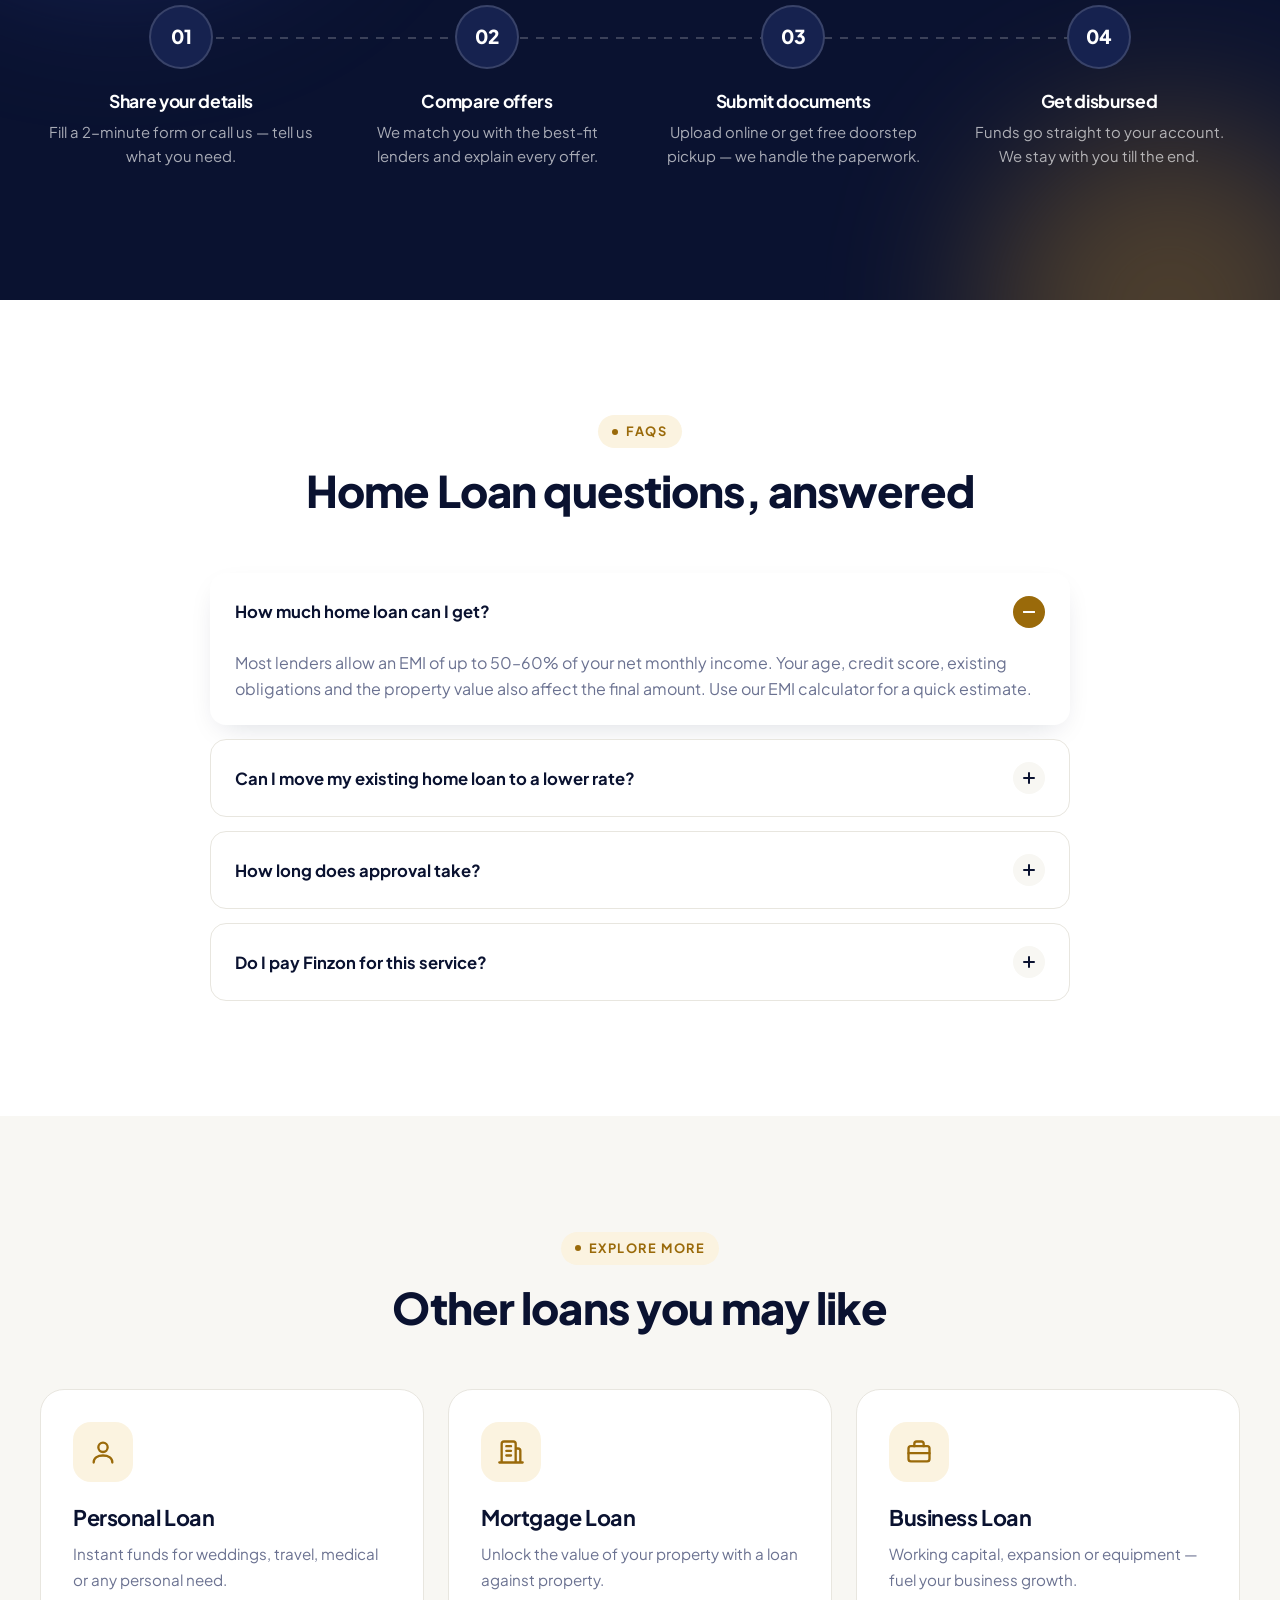
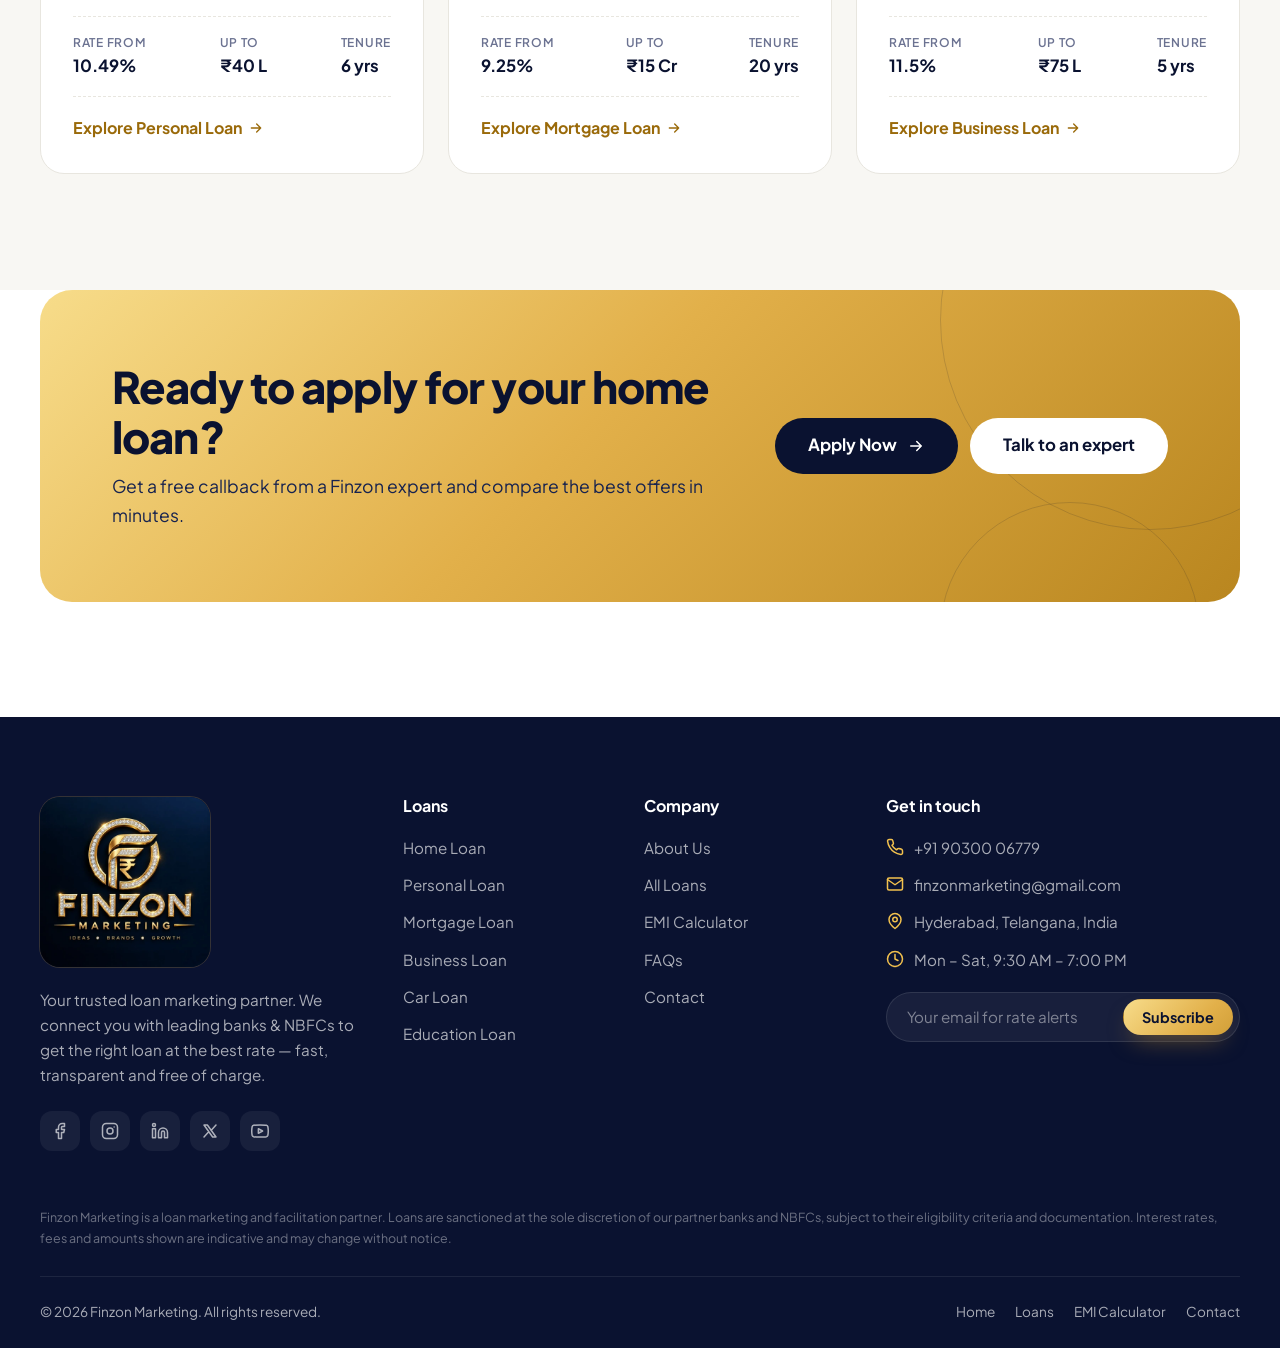
<file: home-loan.html>
<!doctype html>
<html lang="en" class="no-js">
<head>
  <meta charset="utf-8">
  <meta name="viewport" content="width=device-width, initial-scale=1">
  <title>Home Loan — Finzon Marketing</title>
  <meta name="description" content="Home loans from 8.35% p.a. with up to 30 years tenure and 90% funding. Compare offers from leading banks and HFCs with Finzon Marketing.">
  <meta name="theme-color" content="#0a1230">
  <meta property="og:type" content="website">
  <meta property="og:title" content="Home Loan — Finzon Marketing">
  <meta property="og:description" content="Home loans from 8.35% p.a. with up to 30 years tenure and 90% funding. Compare offers from leading banks and HFCs with Finzon Marketing.">
  <meta property="og:image" content="https://www.finzon.org/assets/img/logo.png">
  <link rel="icon" href="favicon.ico" sizes="48x48">
  <link rel="icon" href="assets/img/favicon-32.png" type="image/png" sizes="32x32">
  <link rel="icon" href="assets/img/icon-192.png" type="image/png" sizes="192x192">
  <link rel="apple-touch-icon" href="assets/img/apple-touch-icon.png">
  <link rel="preconnect" href="https://fonts.googleapis.com">
  <link rel="preconnect" href="https://fonts.gstatic.com" crossorigin>
  <link rel="preconnect" href="https://images.unsplash.com">
  <link href="https://fonts.googleapis.com/css2?family=Plus+Jakarta+Sans:wght@400;500;600;700;800&display=swap" rel="stylesheet">
  <script>try{var t=localStorage.getItem("finzon-theme");if(t==="light"||t==="dark")document.documentElement.dataset.theme=t}catch(e){}</script>
  <link rel="stylesheet" href="css/style.css?v=d700aa36">
  <script src="js/main.js?v=d700aa36" defer></script>
</head>
<body>
<main>
  <section class="page-hero">
    <div class="page-hero-bg" style="background-image:url('https://images.unsplash.com/photo-1600596542815-ffad4c1539a9?auto=format&fit=crop&w=1600&q=70')"></div>
    <div class="container page-hero-grid">
      <div>
        <nav class="crumbs" aria-label="Breadcrumb"><a href="index.html">Home</a><span aria-hidden="true">/</span><a href="loans.html">Loans</a><span aria-hidden="true">/</span><span>Home Loan</span></nav>
        <h1>Home Loans that open the door to your <span class="grad-text gold-text">dream home</span></h1>
        <p class="lead">Compare offers from leading banks and housing finance companies, get the lowest rate with the longest tenure, and enjoy complete doorstep assistance.</p>
        <div class="chips"><span class="chip"><span data-icon="check-circle"></span>Up to 90% funding</span><span class="chip"><span data-icon="check-circle"></span>Balance transfer &amp; top-up</span><span class="chip"><span data-icon="check-circle"></span>Tax benefits u/s 80C &amp; 24(b)</span></div>
        <div class="slide-actions">
          <button class="btn btn-primary btn-lg" type="button" data-apply="home-loan">Apply for Home Loan <span data-icon="arrow-right"></span></button>
          <a class="btn btn-outline-light btn-lg" href="#emi">Calculate EMI</a>
        </div>
      </div>
      <div class="hero-facts"><div><span>Interest from</span><strong>8.35%</strong> <small>p.a.</small></div><div><span>Loan up to</span><strong>₹10 Cr</strong> <small></small></div><div><span>Tenure up to</span><strong>30</strong> <small>years</small></div><div><span>Processing fee</span><strong>0.25%</strong> <small>onwards</small></div></div>
    </div>
  </section>

  <section class="section">
    <div class="container">
      <div class="section-head reveal">
        <span class="eyebrow">Why choose us</span>
        <h2>Benefits of a Finzon Home Loan</h2>
        <p>Everything you need for a smooth, affordable borrowing experience.</p>
      </div>
      <div class="feature-grid reveal-stagger">
        <div class="feature"><span class="icon-tile" data-icon="percent"></span><h3>Lowest interest rates</h3><p>Rates starting at 8.35% p.a. — we negotiate with lenders so you don't have to.</p></div>
        <div class="feature"><span class="icon-tile" data-icon="wallet"></span><h3>Up to 90% financing</h3><p>Fund up to 90% of the property value, depending on loan amount and lender.</p></div>
        <div class="feature"><span class="icon-tile" data-icon="clock"></span><h3>Tenure up to 30 years</h3><p>Spread repayments over a longer term for comfortable, affordable EMIs.</p></div>
        <div class="feature"><span class="icon-tile" data-icon="trending"></span><h3>Balance transfer &amp; top-up</h3><p>Move your existing home loan to a lower rate and unlock extra top-up funds.</p></div>
        <div class="feature"><span class="icon-tile" data-icon="shield"></span><h3>Tax benefits</h3><p>Save on principal and interest repayments under Sections 80C and 24(b) of the Income Tax Act.</p></div>
        <div class="feature"><span class="icon-tile" data-icon="headset"></span><h3>End-to-end support</h3><p>From legal and technical checks to disbursement, a dedicated expert handles it all.</p></div>
      </div>
    </div>
  </section>

  <section class="section section--soft">
    <div class="container">
      <div class="section-head reveal">
        <span class="eyebrow">Eligibility &amp; documents</span>
        <h2>Check if you qualify</h2>
        <p>Criteria vary by lender — these are the typical requirements.</p>
      </div>
      <div class="info-grid reveal-stagger">
        <div class="info-card">
          <h3><span class="icon-tile" data-icon="check-circle"></span> Eligibility criteria</h3>
          <ul class="check-list">
            <li><div><strong>Age</strong><span>21 – 65 years at loan maturity</span></div></li>
            <li><div><strong>Profile</strong><span>Salaried, self-employed professionals and business owners</span></div></li>
            <li><div><strong>Income</strong><span>Minimum ₹25,000/month for salaried applicants</span></div></li>
            <li><div><strong>Credit score</strong><span>CIBIL score of 700+ preferred</span></div></li>
            <li><div><strong>Residency</strong><span>Resident Indians and NRIs</span></div></li>
          </ul>
        </div>
        <div class="info-card">
          <h3><span class="icon-tile" data-icon="file"></span> Documents required</h3>
          <ul class="check-list">
            <li><div><strong>KYC</strong><span>PAN card, Aadhaar and address proof</span></div></li>
            <li><div><strong>Income proof</strong><span>Last 3 salary slips or 2 years ITR</span></div></li>
            <li><div><strong>Bank statements</strong><span>Last 6 months of your salary / business account</span></div></li>
            <li><div><strong>Property papers</strong><span>Sale agreement, title deeds, approved building plan</span></div></li>
            <li><div><strong>Photographs</strong><span>Recent passport-size photographs</span></div></li>
          </ul>
        </div>
      </div>
    </div>
  </section>

  <section class="section">
    <div class="container">
      <div class="section-head reveal">
        <span class="eyebrow">Rates &amp; charges</span>
        <h2>Home Loan interest rates &amp; fees</h2>
      </div>
      <div class="reveal" style="max-width:860px;margin-inline:auto">
        <div class="table-wrap">
          <table>
            <thead><tr><th>Particulars</th><th>Details</th></tr></thead>
            <tbody>
            <tr><td>Interest rate</td><td>8.35% – 11.50% p.a.</td></tr>
            <tr><td>Loan amount</td><td>₹5 Lakh – ₹10 Crore</td></tr>
            <tr><td>Tenure</td><td>Up to 30 years</td></tr>
            <tr><td>Processing fee</td><td>0.25% – 1% of loan amount</td></tr>
            <tr><td>Loan-to-value</td><td>Up to 90% (as per RBI norms)</td></tr>
            <tr><td>Prepayment charges</td><td>Nil on floating-rate loans for individuals</td></tr>
            </tbody>
          </table>
        </div>
        <p class="table-note">*Indicative figures. Final rate, amount and fees depend on the lender's assessment of your profile.</p>
      </div>
    </div>
  </section>

  <section class="section section--tint" id="emi">
    <div class="container">
      <div class="section-head reveal">
        <span class="eyebrow">EMI calculator</span>
        <h2>Calculate your Home Loan EMI</h2>
        <p>Move the sliders to see your monthly instalment and total interest instantly.</p>
      </div>
      <div class="emi reveal" data-emi data-loan="home-loan"></div>
    </div>
  </section>

  <section class="section dark-band">
    <div class="container">
      <div class="section-head reveal">
        <span class="eyebrow">How it works</span>
        <h2>Get your home loan in 4 simple steps</h2>
      </div>
      <div class="steps reveal-stagger">
        <div class="step"><div class="step-num"></div><h3>Share your details</h3><p>Fill a 2-minute form or call us — tell us what you need.</p></div>
        <div class="step"><div class="step-num"></div><h3>Compare offers</h3><p>We match you with the best-fit lenders and explain every offer.</p></div>
        <div class="step"><div class="step-num"></div><h3>Submit documents</h3><p>Upload online or get free doorstep pickup — we handle the paperwork.</p></div>
        <div class="step"><div class="step-num"></div><h3>Get disbursed</h3><p>Funds go straight to your account. We stay with you till the end.</p></div>
      </div>
    </div>
  </section>

  <section class="section">
    <div class="container">
      <div class="section-head reveal">
        <span class="eyebrow">FAQs</span>
        <h2>Home Loan questions, answered</h2>
      </div>
    <div class="faq reveal">
      <div class="faq-item is-open">
        <button class="faq-q" type="button">How much home loan can I get?<span class="plus" aria-hidden="true"></span></button>
        <div class="faq-a"><div><p>Most lenders allow an EMI of up to 50–60% of your net monthly income. Your age, credit score, existing obligations and the property value also affect the final amount. Use our EMI calculator for a quick estimate.</p></div></div>
      </div>
      <div class="faq-item">
        <button class="faq-q" type="button">Can I move my existing home loan to a lower rate?<span class="plus" aria-hidden="true"></span></button>
        <div class="faq-a"><div><p>Yes. With a home loan balance transfer you can shift your outstanding loan to a lender offering a lower rate — and often get a top-up loan too. We'll compare the savings for you.</p></div></div>
      </div>
      <div class="faq-item">
        <button class="faq-q" type="button">How long does approval take?<span class="plus" aria-hidden="true"></span></button>
        <div class="faq-a"><div><p>In-principle approval usually comes within 24–48 hours of submitting documents. Final disbursement typically takes 7–10 working days after legal and technical verification of the property.</p></div></div>
      </div>
      <div class="faq-item">
        <button class="faq-q" type="button">Do I pay Finzon for this service?<span class="plus" aria-hidden="true"></span></button>
        <div class="faq-a"><div><p>No. Our advisory and application support is free for customers. We are compensated by our partner lenders.</p></div></div>
      </div>
    </div>
    </div>
  </section>

  <section class="section section--soft">
    <div class="container">
      <div class="section-head reveal">
        <span class="eyebrow">Explore more</span>
        <h2>Other loans you may like</h2>
      </div>
      <div class="loan-grid reveal-stagger">
      <article class="loan-card">
        <span class="icon-tile icon-tile--lg" data-icon="user"></span>
        <h3>Personal Loan</h3>
        <p>Instant funds for weddings, travel, medical or any personal need.</p>
        <div class="loan-rate">
          <div><span>Rate from</span><strong>10.49%</strong></div>
          <div><span>Up to</span><strong>₹40 L</strong></div>
          <div><span>Tenure</span><strong>6 yrs</strong></div>
        </div>
        <a class="link-arrow stretched" href="personal-loan.html">Explore Personal Loan <span data-icon="arrow-right"></span></a>
      </article>
      <article class="loan-card">
        <span class="icon-tile icon-tile--lg" data-icon="building"></span>
        <h3>Mortgage Loan</h3>
        <p>Unlock the value of your property with a loan against property.</p>
        <div class="loan-rate">
          <div><span>Rate from</span><strong>9.25%</strong></div>
          <div><span>Up to</span><strong>₹15 Cr</strong></div>
          <div><span>Tenure</span><strong>20 yrs</strong></div>
        </div>
        <a class="link-arrow stretched" href="mortgage-loan.html">Explore Mortgage Loan <span data-icon="arrow-right"></span></a>
      </article>
      <article class="loan-card">
        <span class="icon-tile icon-tile--lg" data-icon="briefcase"></span>
        <h3>Business Loan</h3>
        <p>Working capital, expansion or equipment — fuel your business growth.</p>
        <div class="loan-rate">
          <div><span>Rate from</span><strong>11.5%</strong></div>
          <div><span>Up to</span><strong>₹75 L</strong></div>
          <div><span>Tenure</span><strong>5 yrs</strong></div>
        </div>
        <a class="link-arrow stretched" href="business-loan.html">Explore Business Loan <span data-icon="arrow-right"></span></a>
      </article>
      </div>
    </div>
  </section>

  <section class="section" style="padding-top:0">
    <div class="container">
      <div class="cta reveal">
        <div>
          <h2>Ready to apply for your home loan?</h2>
          <p>Get a free callback from a Finzon expert and compare the best offers in minutes.</p>
        </div>
        <div class="cta-actions">
          <button class="btn btn-dark btn-lg" type="button" data-apply="home-loan">Apply Now <span data-icon="arrow-right"></span></button>
          <a class="btn btn-light btn-lg" href="contact.html">Talk to an expert</a>
        </div>
      </div>
    </div>
  </section>
</main>
</body>
</html>
</file>
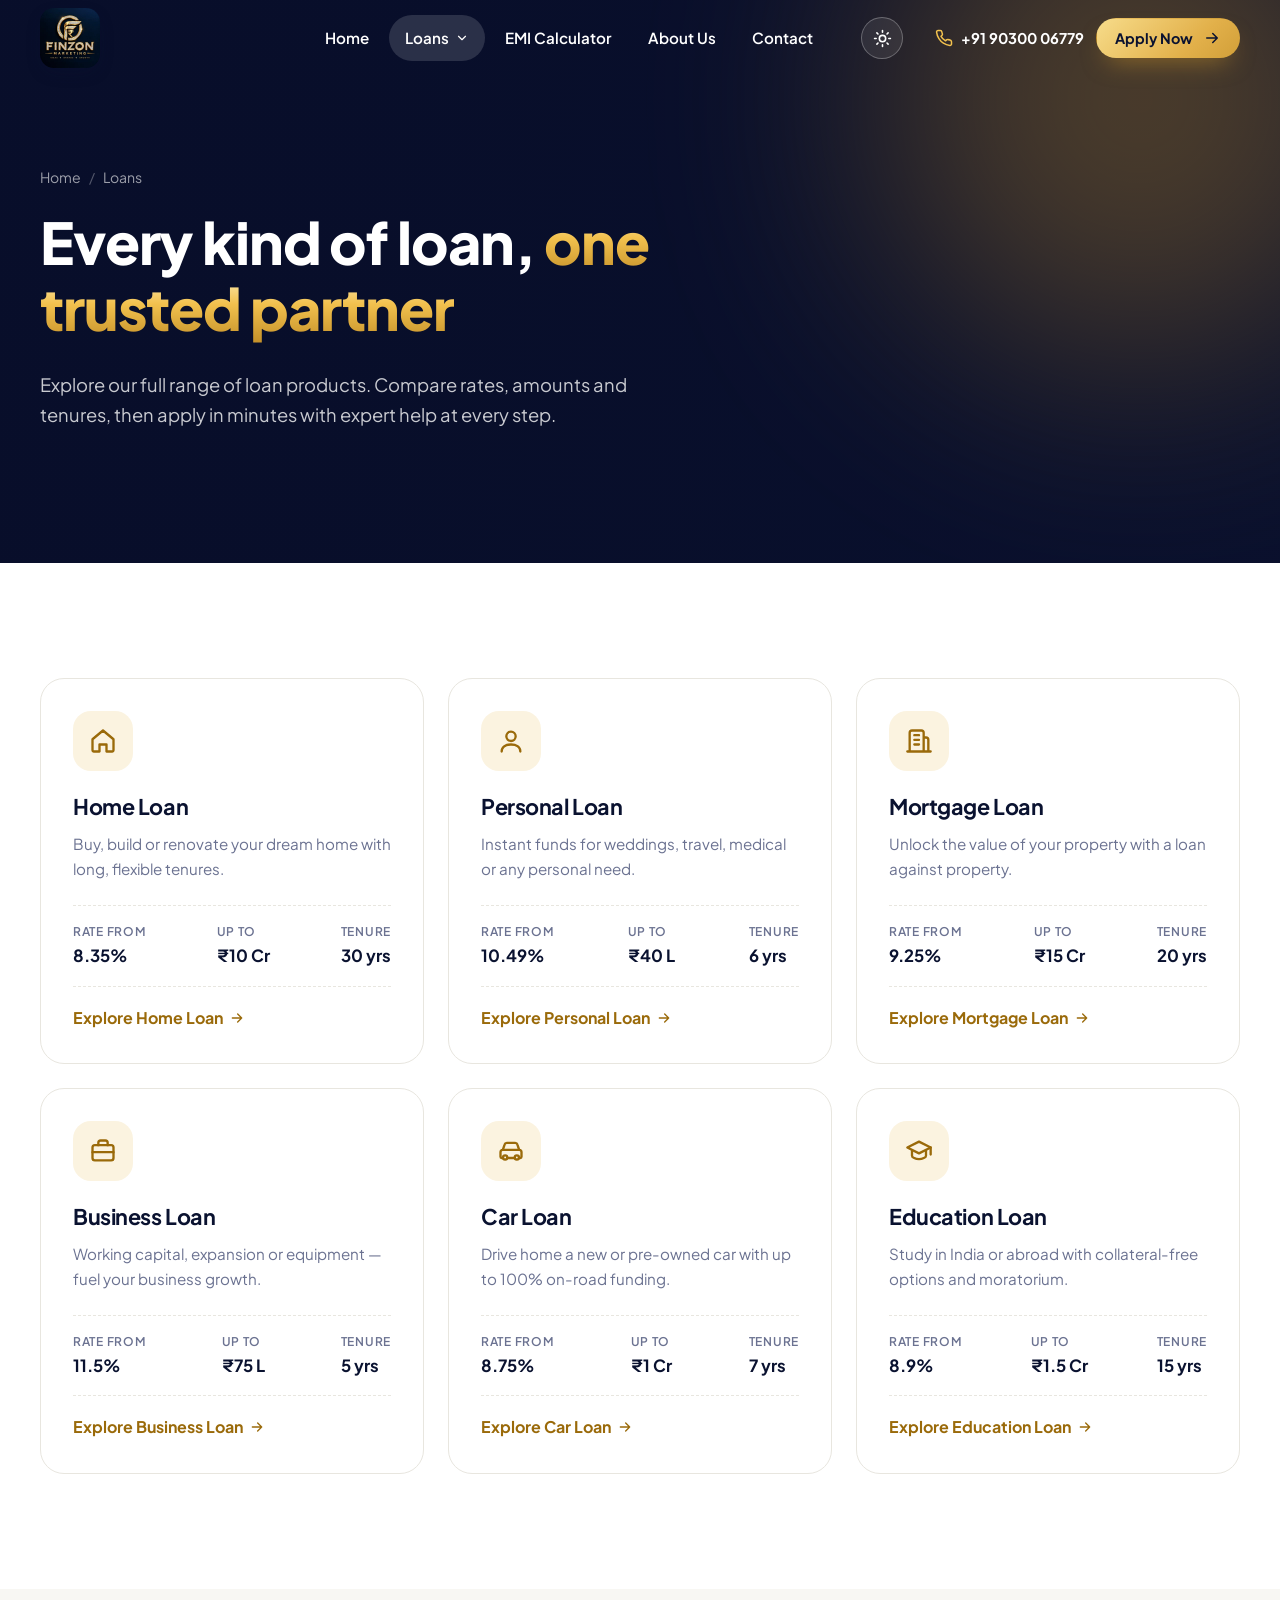
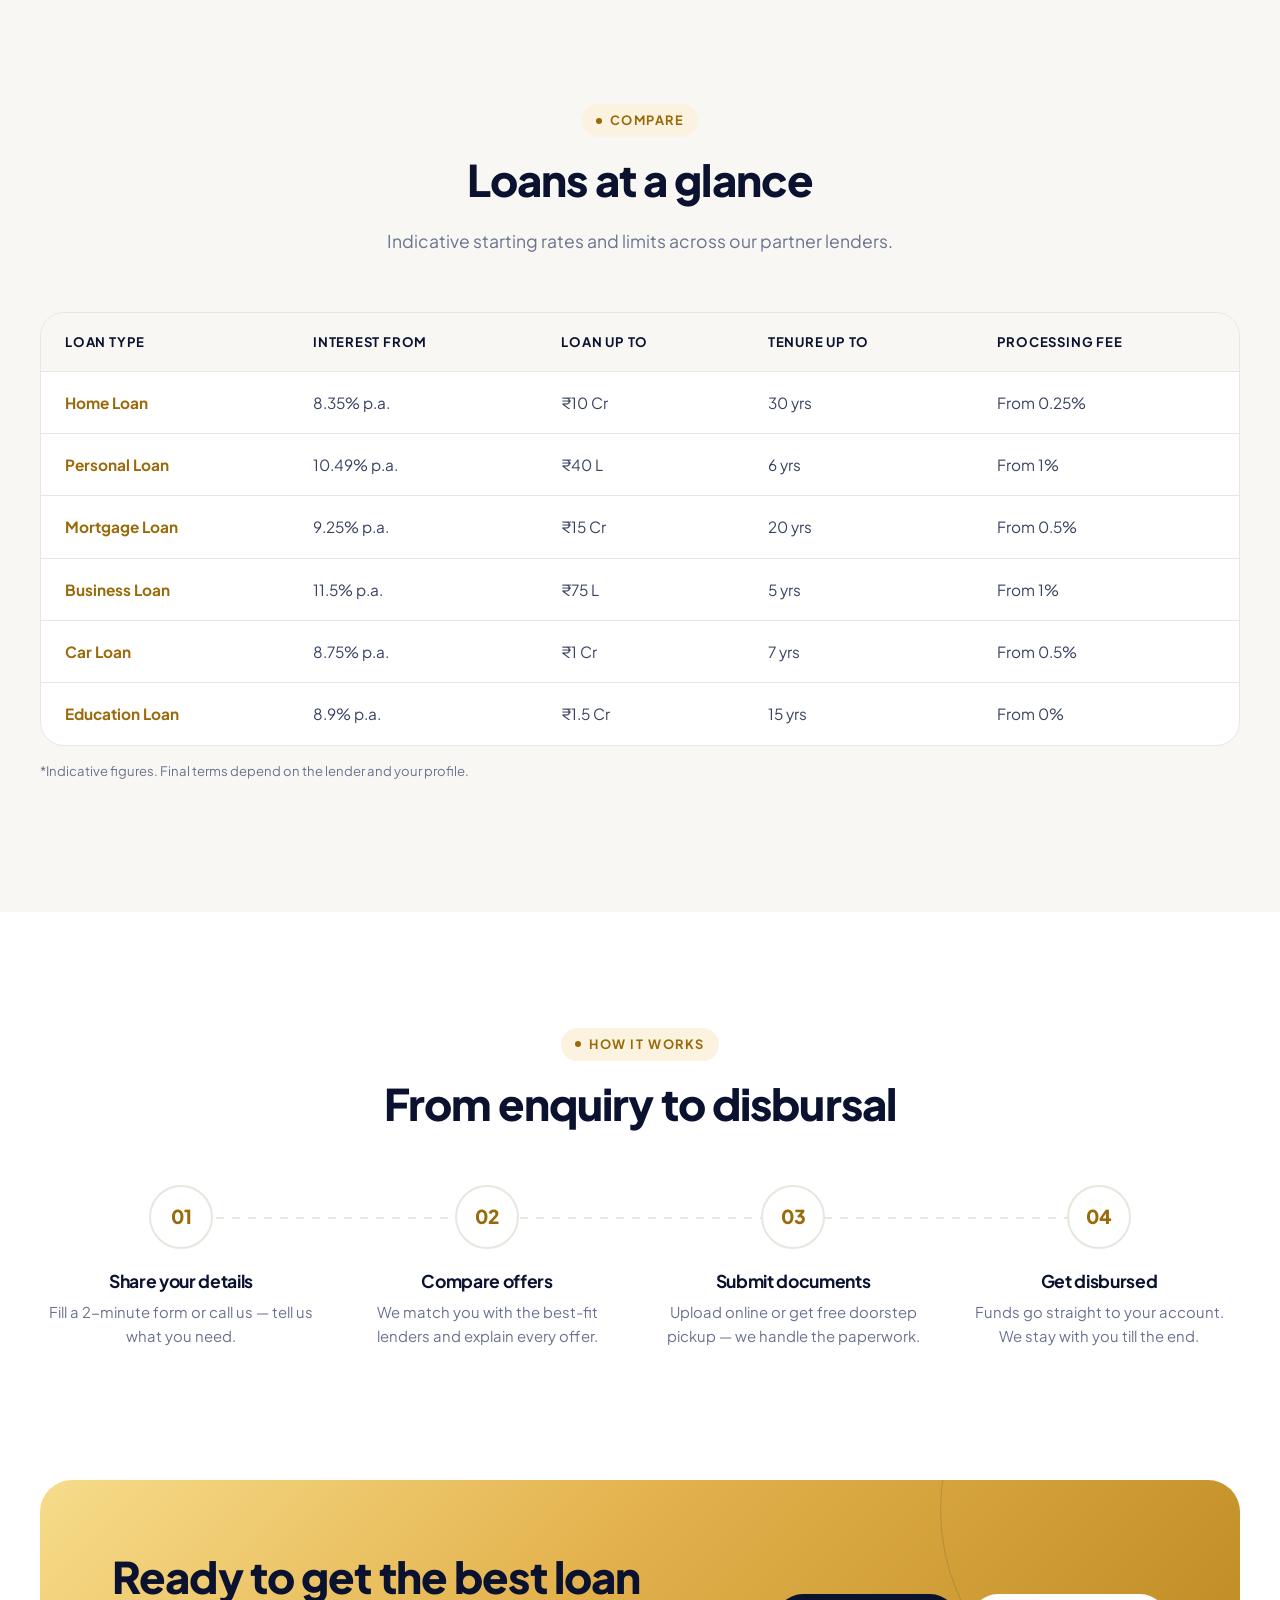
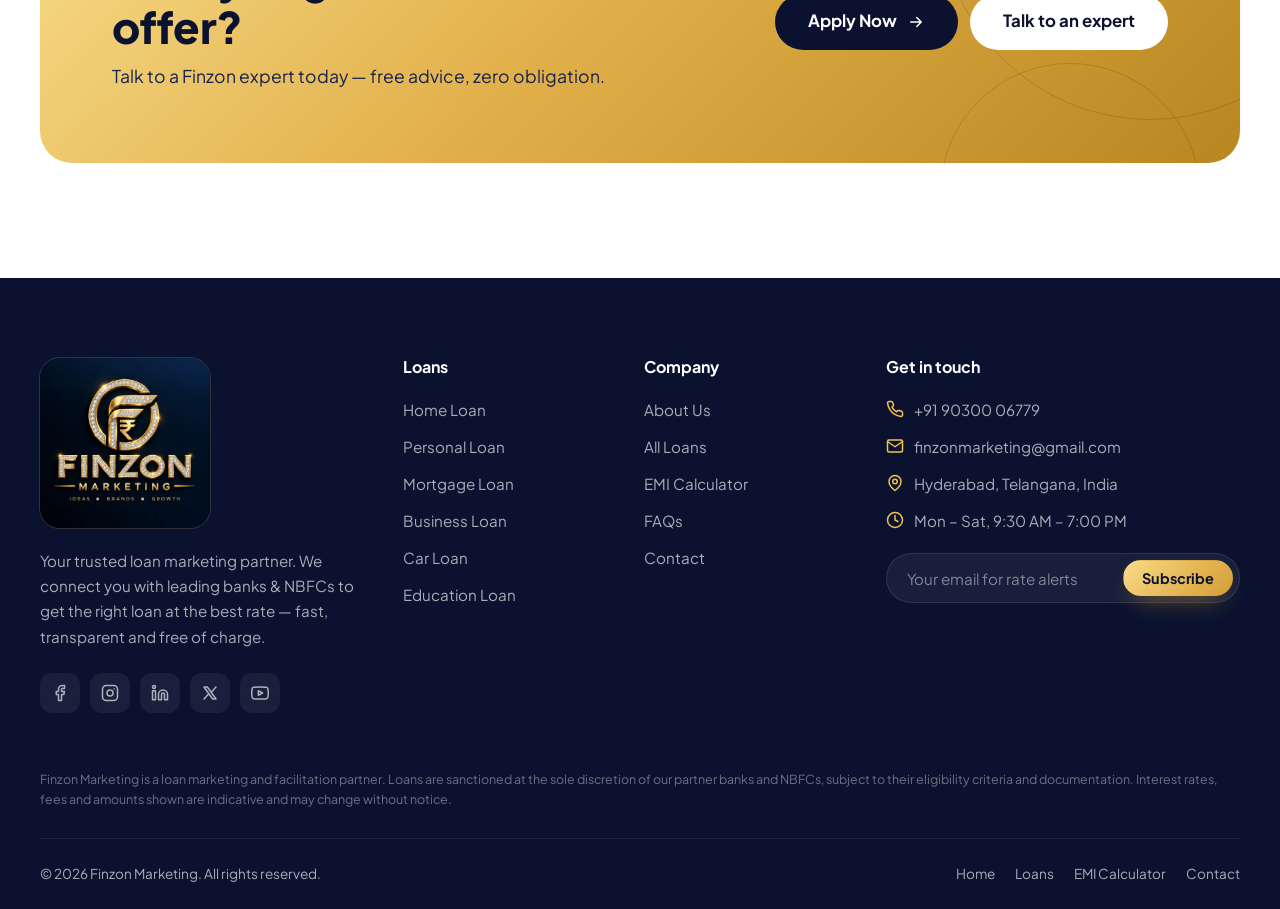
<file: loans.html>
<!doctype html>
<html lang="en" class="no-js">
<head>
  <meta charset="utf-8">
  <meta name="viewport" content="width=device-width, initial-scale=1">
  <title>All Loans — Finzon Marketing</title>
  <meta name="description" content="Compare home, personal, mortgage, business, car and education loans. Indicative rates, amounts and tenures from leading lenders.">
  <meta name="theme-color" content="#0a1230">
  <meta property="og:type" content="website">
  <meta property="og:title" content="All Loans — Finzon Marketing">
  <meta property="og:description" content="Compare home, personal, mortgage, business, car and education loans. Indicative rates, amounts and tenures from leading lenders.">
  <meta property="og:image" content="https://www.finzon.org/assets/img/logo.png">
  <link rel="icon" href="favicon.ico" sizes="48x48">
  <link rel="icon" href="assets/img/favicon-32.png" type="image/png" sizes="32x32">
  <link rel="icon" href="assets/img/icon-192.png" type="image/png" sizes="192x192">
  <link rel="apple-touch-icon" href="assets/img/apple-touch-icon.png">
  <link rel="preconnect" href="https://fonts.googleapis.com">
  <link rel="preconnect" href="https://fonts.gstatic.com" crossorigin>
  <link rel="preconnect" href="https://images.unsplash.com">
  <link href="https://fonts.googleapis.com/css2?family=Plus+Jakarta+Sans:wght@400;500;600;700;800&display=swap" rel="stylesheet">
  <script>try{var t=localStorage.getItem("finzon-theme");if(t==="light"||t==="dark")document.documentElement.dataset.theme=t}catch(e){}</script>
  <link rel="stylesheet" href="css/style.css?v=d700aa36">
  <script src="js/main.js?v=d700aa36" defer></script>
</head>
<body>
<main>
  <section class="page-hero">
    <div class="page-hero-bg" style="background-image:url('https://images.unsplash.com/photo-1554224155-6726b3ff858f?auto=format&fit=crop&w=1600&q=70')"></div>
    <div class="container">
      <nav class="crumbs" aria-label="Breadcrumb"><a href="index.html">Home</a><span aria-hidden="true">/</span><span>Loans</span></nav>
      <h1>Every kind of loan, <span class="grad-text gold-text">one trusted partner</span></h1>
      <p class="lead">Explore our full range of loan products. Compare rates, amounts and tenures, then apply in minutes with expert help at every step.</p>
      
    </div>
  </section>

  <section class="section">
    <div class="container">
      <div class="loan-grid reveal-stagger">
      <article class="loan-card">
        <span class="icon-tile icon-tile--lg" data-icon="home"></span>
        <h3>Home Loan</h3>
        <p>Buy, build or renovate your dream home with long, flexible tenures.</p>
        <div class="loan-rate">
          <div><span>Rate from</span><strong>8.35%</strong></div>
          <div><span>Up to</span><strong>₹10 Cr</strong></div>
          <div><span>Tenure</span><strong>30 yrs</strong></div>
        </div>
        <a class="link-arrow stretched" href="home-loan.html">Explore Home Loan <span data-icon="arrow-right"></span></a>
      </article>
      <article class="loan-card">
        <span class="icon-tile icon-tile--lg" data-icon="user"></span>
        <h3>Personal Loan</h3>
        <p>Instant funds for weddings, travel, medical or any personal need.</p>
        <div class="loan-rate">
          <div><span>Rate from</span><strong>10.49%</strong></div>
          <div><span>Up to</span><strong>₹40 L</strong></div>
          <div><span>Tenure</span><strong>6 yrs</strong></div>
        </div>
        <a class="link-arrow stretched" href="personal-loan.html">Explore Personal Loan <span data-icon="arrow-right"></span></a>
      </article>
      <article class="loan-card">
        <span class="icon-tile icon-tile--lg" data-icon="building"></span>
        <h3>Mortgage Loan</h3>
        <p>Unlock the value of your property with a loan against property.</p>
        <div class="loan-rate">
          <div><span>Rate from</span><strong>9.25%</strong></div>
          <div><span>Up to</span><strong>₹15 Cr</strong></div>
          <div><span>Tenure</span><strong>20 yrs</strong></div>
        </div>
        <a class="link-arrow stretched" href="mortgage-loan.html">Explore Mortgage Loan <span data-icon="arrow-right"></span></a>
      </article>
      <article class="loan-card">
        <span class="icon-tile icon-tile--lg" data-icon="briefcase"></span>
        <h3>Business Loan</h3>
        <p>Working capital, expansion or equipment — fuel your business growth.</p>
        <div class="loan-rate">
          <div><span>Rate from</span><strong>11.5%</strong></div>
          <div><span>Up to</span><strong>₹75 L</strong></div>
          <div><span>Tenure</span><strong>5 yrs</strong></div>
        </div>
        <a class="link-arrow stretched" href="business-loan.html">Explore Business Loan <span data-icon="arrow-right"></span></a>
      </article>
      <article class="loan-card">
        <span class="icon-tile icon-tile--lg" data-icon="car"></span>
        <h3>Car Loan</h3>
        <p>Drive home a new or pre-owned car with up to 100% on-road funding.</p>
        <div class="loan-rate">
          <div><span>Rate from</span><strong>8.75%</strong></div>
          <div><span>Up to</span><strong>₹1 Cr</strong></div>
          <div><span>Tenure</span><strong>7 yrs</strong></div>
        </div>
        <a class="link-arrow stretched" href="car-loan.html">Explore Car Loan <span data-icon="arrow-right"></span></a>
      </article>
      <article class="loan-card">
        <span class="icon-tile icon-tile--lg" data-icon="graduation"></span>
        <h3>Education Loan</h3>
        <p>Study in India or abroad with collateral-free options and moratorium.</p>
        <div class="loan-rate">
          <div><span>Rate from</span><strong>8.9%</strong></div>
          <div><span>Up to</span><strong>₹1.5 Cr</strong></div>
          <div><span>Tenure</span><strong>15 yrs</strong></div>
        </div>
        <a class="link-arrow stretched" href="education-loan.html">Explore Education Loan <span data-icon="arrow-right"></span></a>
      </article>
      </div>
    </div>
  </section>

  <section class="section section--soft">
    <div class="container">
      <div class="section-head reveal">
        <span class="eyebrow">Compare</span>
        <h2>Loans at a glance</h2>
        <p>Indicative starting rates and limits across our partner lenders.</p>
      </div>
      <div class="reveal">
        <div class="table-wrap">
          <table>
            <thead><tr><th>Loan type</th><th>Interest from</th><th>Loan up to</th><th>Tenure up to</th><th>Processing fee</th></tr></thead>
            <tbody>
            <tr><td><a class="link-arrow" href="home-loan.html">Home Loan</a></td><td>8.35% p.a.</td><td>₹10 Cr</td><td>30 yrs</td><td>From 0.25%</td></tr>
            <tr><td><a class="link-arrow" href="personal-loan.html">Personal Loan</a></td><td>10.49% p.a.</td><td>₹40 L</td><td>6 yrs</td><td>From 1%</td></tr>
            <tr><td><a class="link-arrow" href="mortgage-loan.html">Mortgage Loan</a></td><td>9.25% p.a.</td><td>₹15 Cr</td><td>20 yrs</td><td>From 0.5%</td></tr>
            <tr><td><a class="link-arrow" href="business-loan.html">Business Loan</a></td><td>11.5% p.a.</td><td>₹75 L</td><td>5 yrs</td><td>From 1%</td></tr>
            <tr><td><a class="link-arrow" href="car-loan.html">Car Loan</a></td><td>8.75% p.a.</td><td>₹1 Cr</td><td>7 yrs</td><td>From 0.5%</td></tr>
            <tr><td><a class="link-arrow" href="education-loan.html">Education Loan</a></td><td>8.9% p.a.</td><td>₹1.5 Cr</td><td>15 yrs</td><td>From 0%</td></tr>
            </tbody>
          </table>
        </div>
        <p class="table-note">*Indicative figures. Final terms depend on the lender and your profile.</p>
      </div>
    </div>
  </section>

  <section class="section">
    <div class="container">
      <div class="section-head reveal">
        <span class="eyebrow">How it works</span>
        <h2>From enquiry to disbursal</h2>
      </div>
      <div class="steps reveal-stagger">
        <div class="step"><div class="step-num"></div><h3>Share your details</h3><p>Fill a 2-minute form or call us — tell us what you need.</p></div>
        <div class="step"><div class="step-num"></div><h3>Compare offers</h3><p>We match you with the best-fit lenders and explain every offer.</p></div>
        <div class="step"><div class="step-num"></div><h3>Submit documents</h3><p>Upload online or get free doorstep pickup — we handle the paperwork.</p></div>
        <div class="step"><div class="step-num"></div><h3>Get disbursed</h3><p>Funds go straight to your account. We stay with you till the end.</p></div>
      </div>
    </div>
  </section>

  <section class="section" style="padding-top:0">
    <div class="container">
      <div class="cta reveal">
        <div>
          <h2>Ready to get the best loan offer?</h2>
          <p>Talk to a Finzon expert today — free advice, zero obligation.</p>
        </div>
        <div class="cta-actions">
          <button class="btn btn-dark btn-lg" type="button" data-apply>Apply Now <span data-icon="arrow-right"></span></button>
          <a class="btn btn-light btn-lg" href="contact.html">Talk to an expert</a>
        </div>
      </div>
    </div>
  </section>
</main>
</body>
</html>
</file>
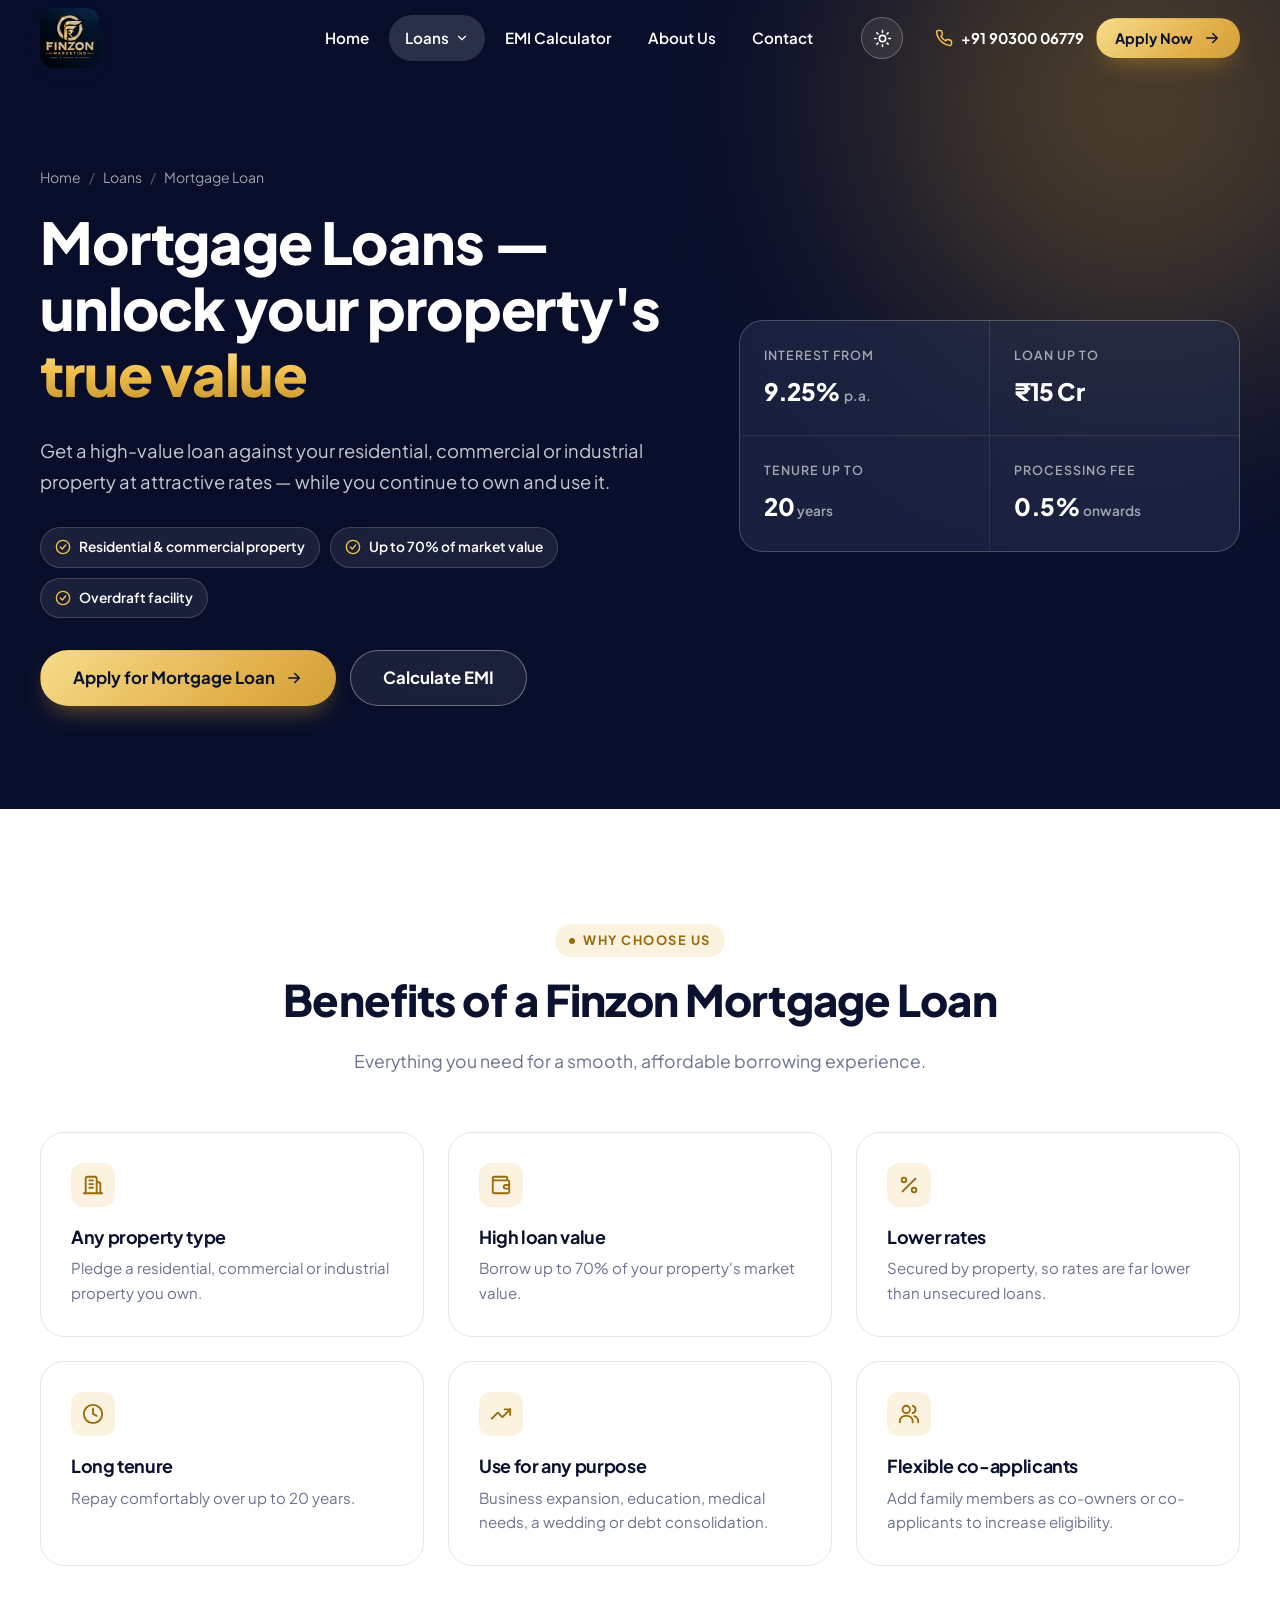
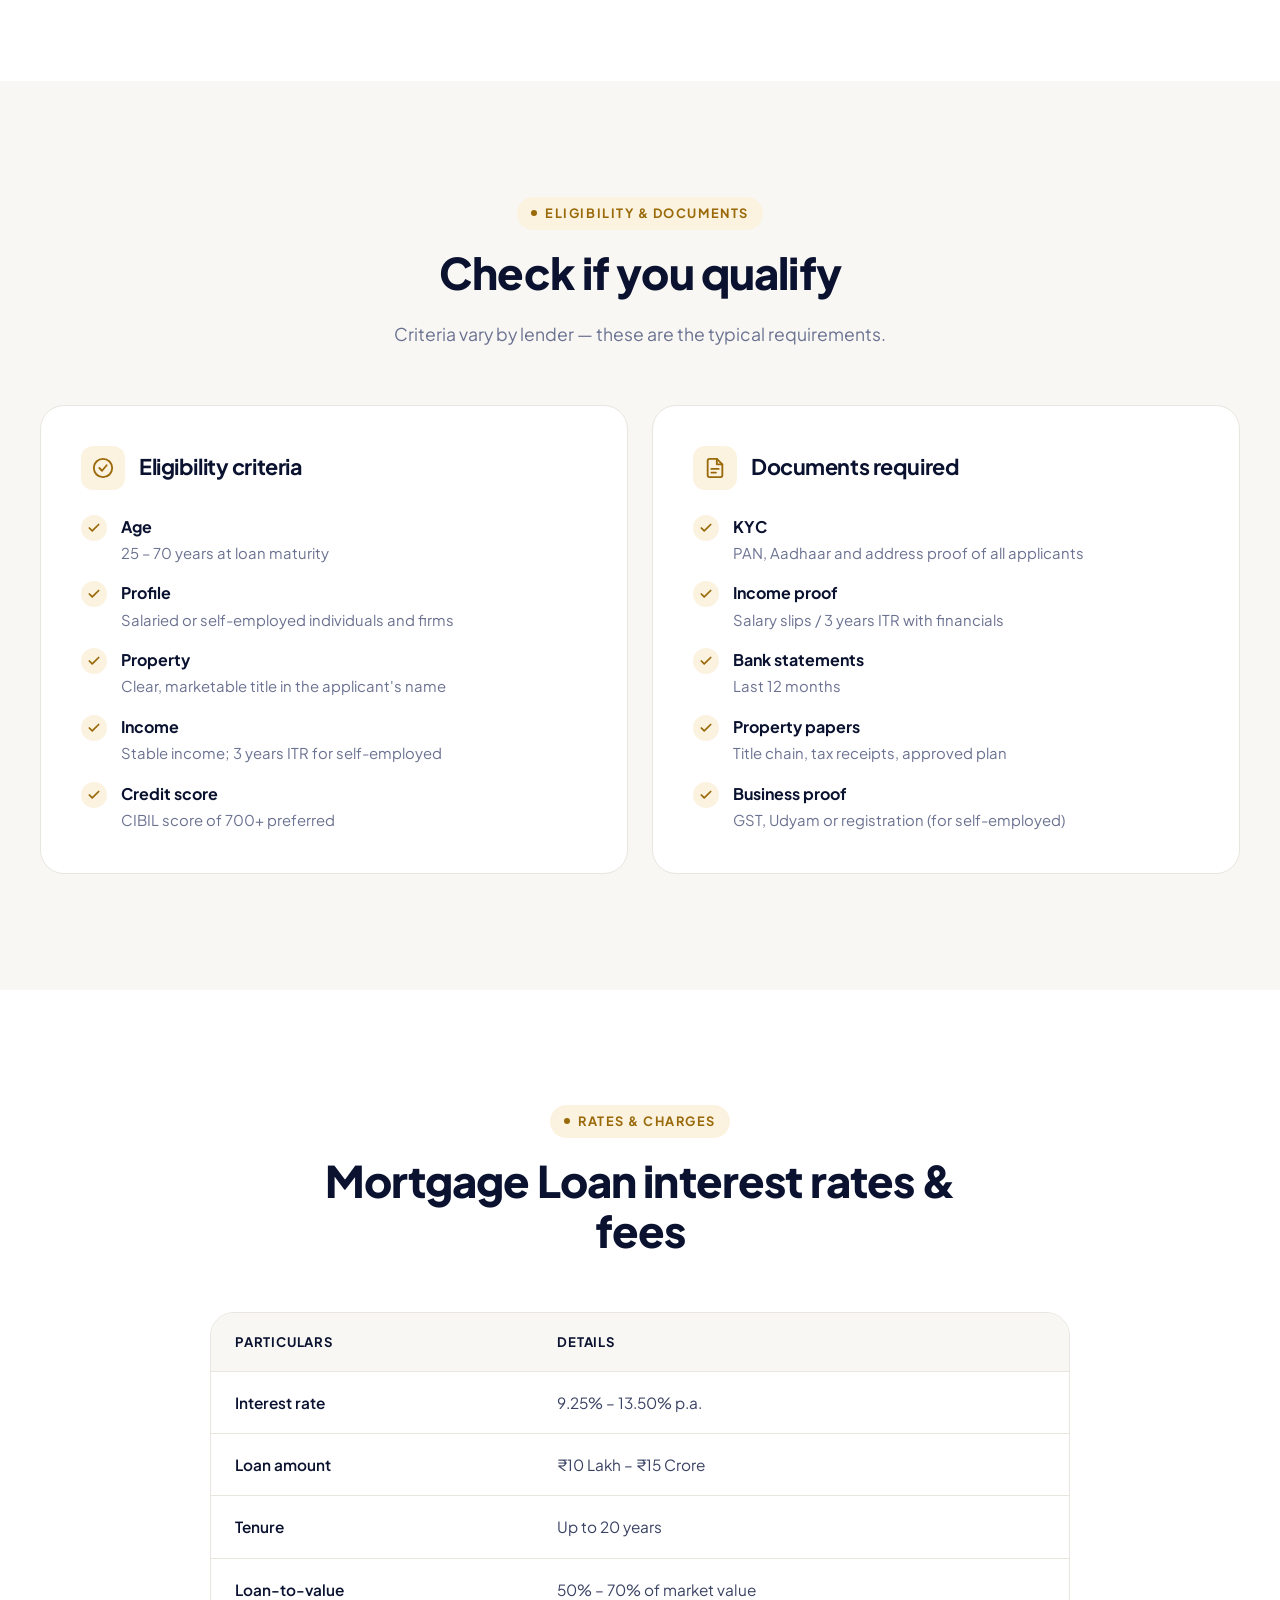
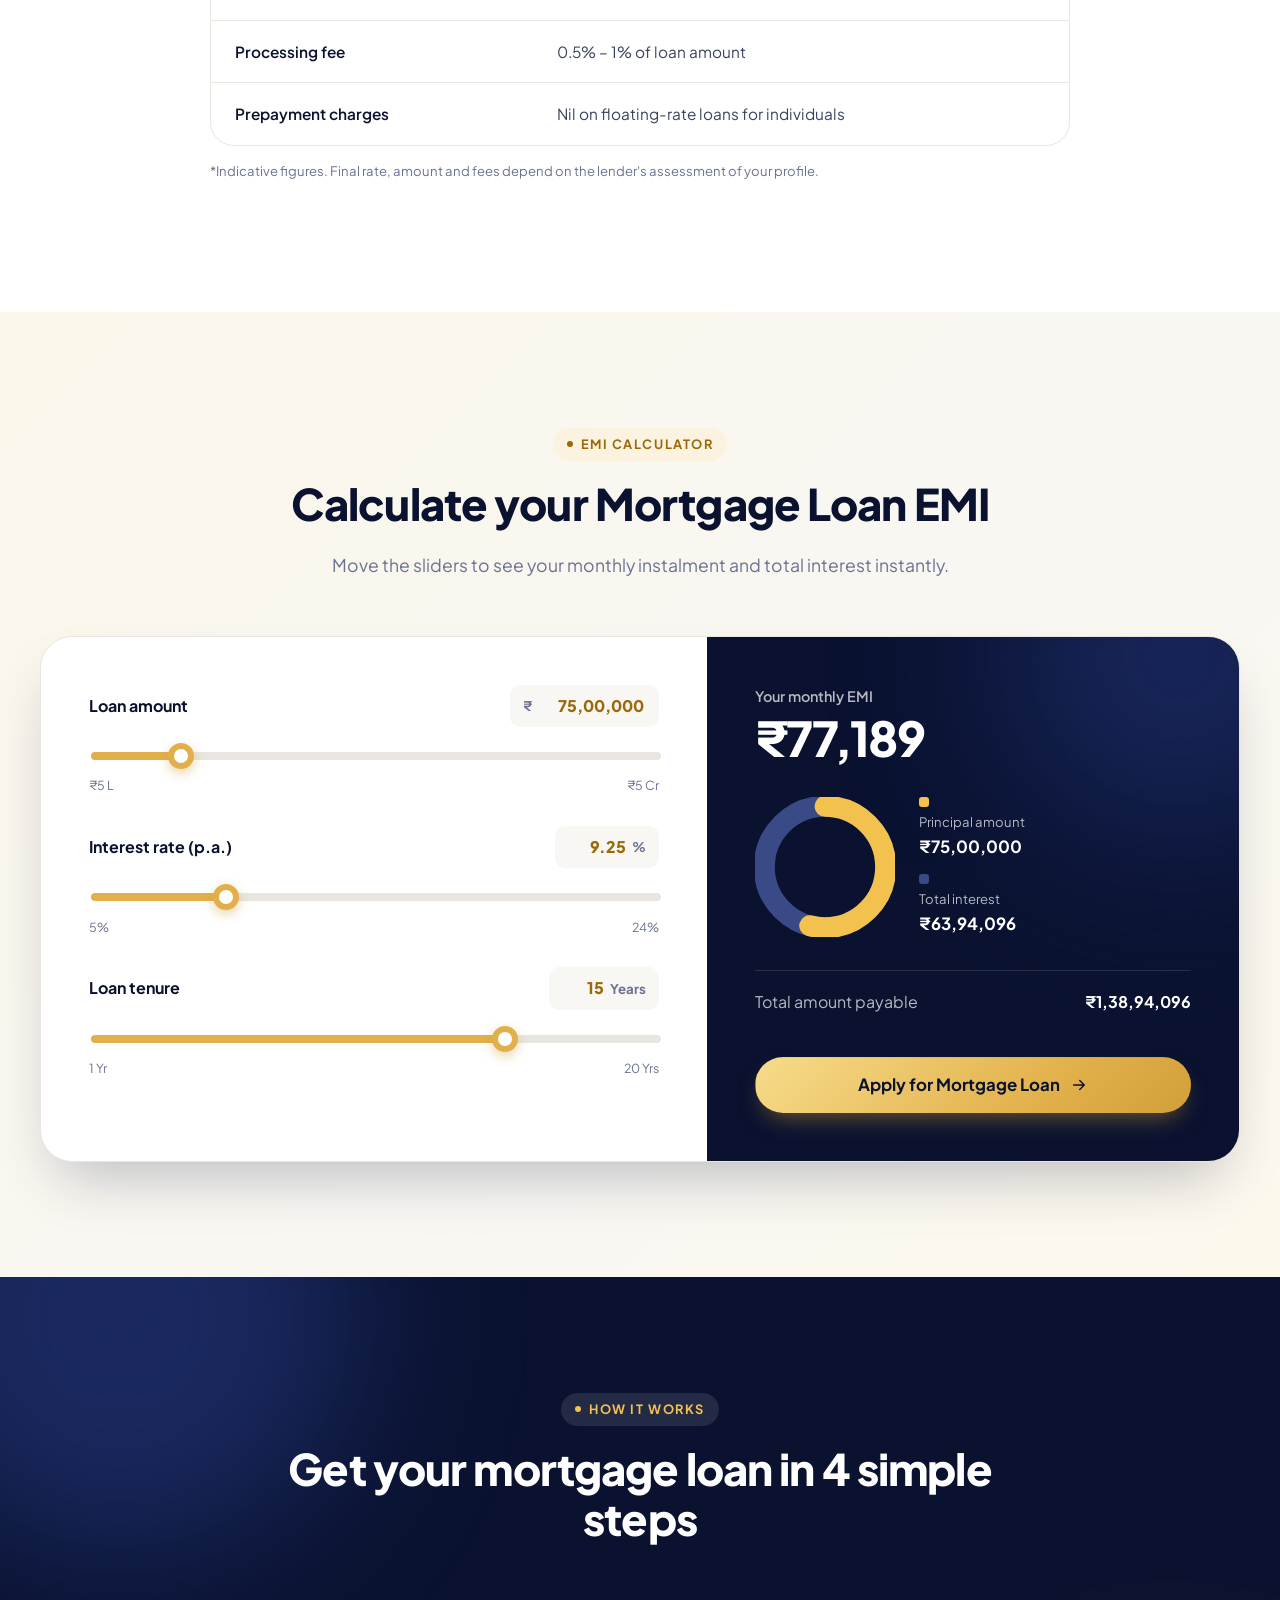
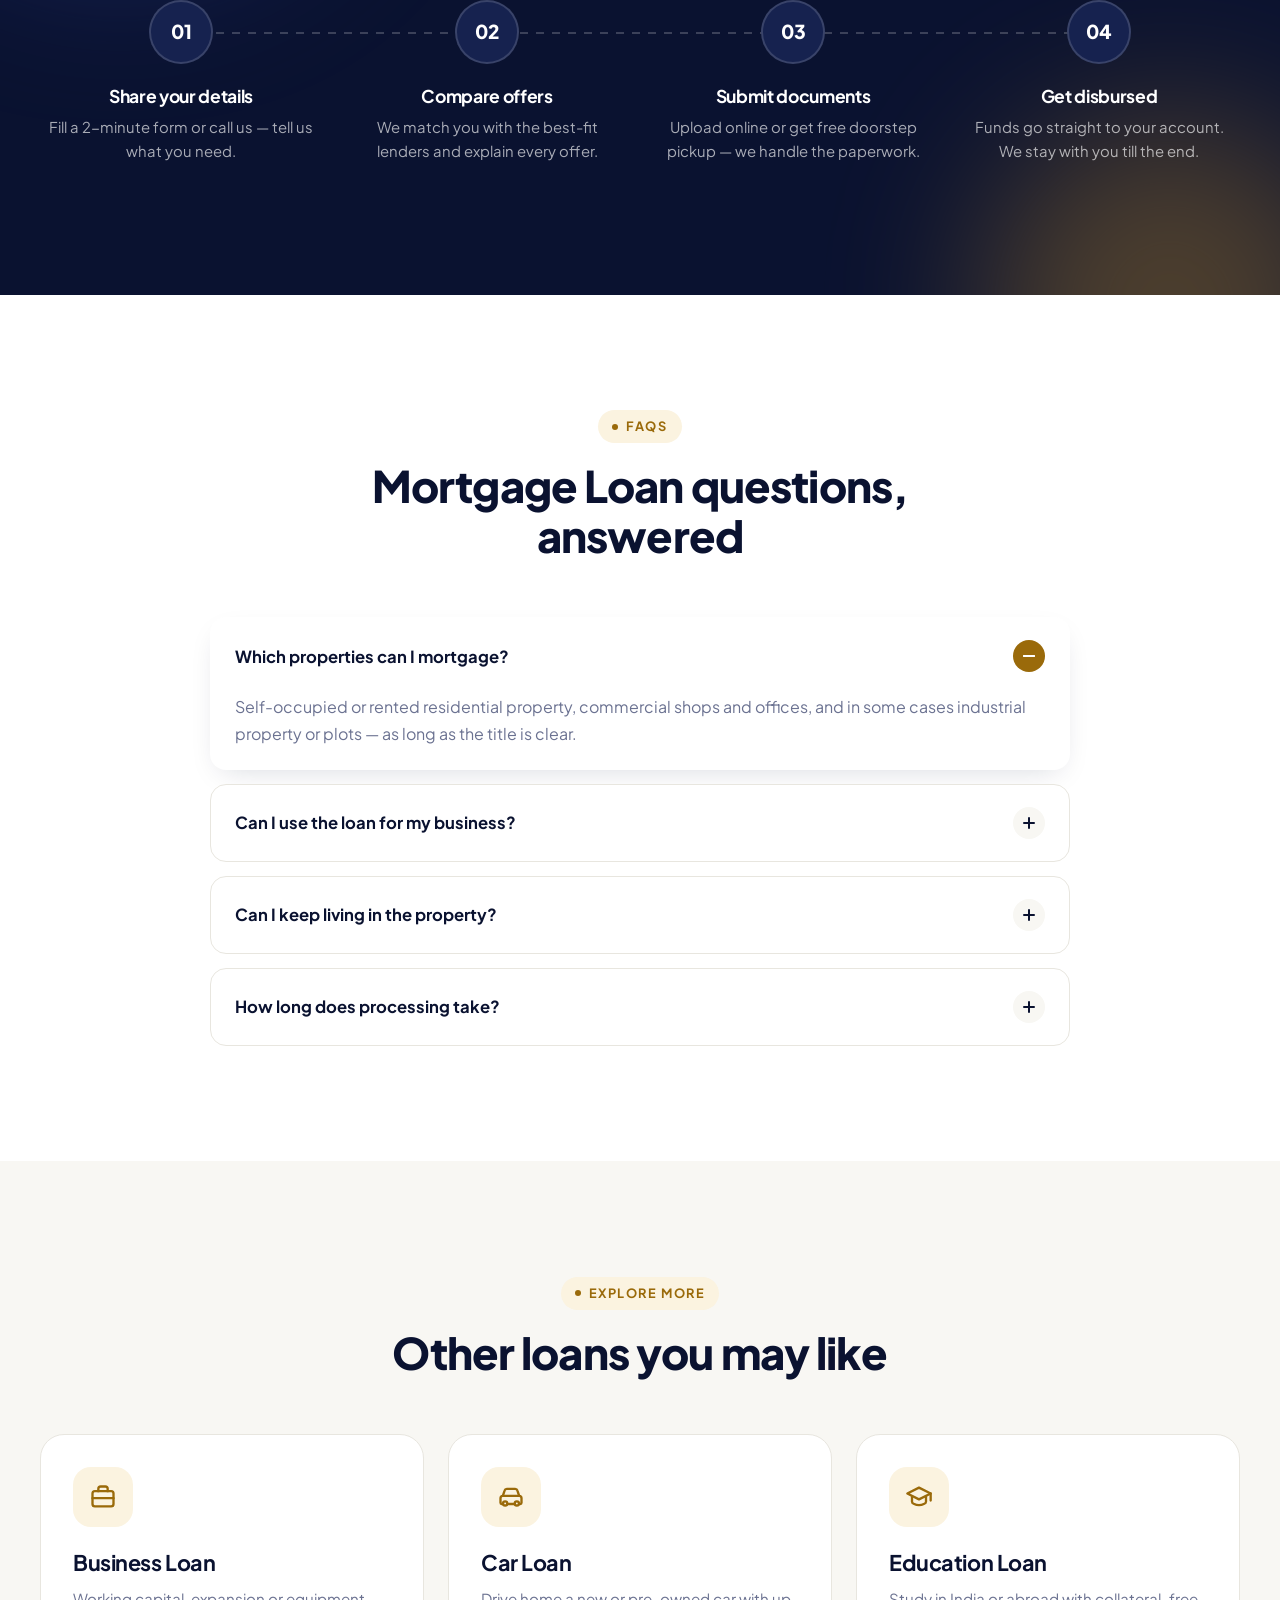
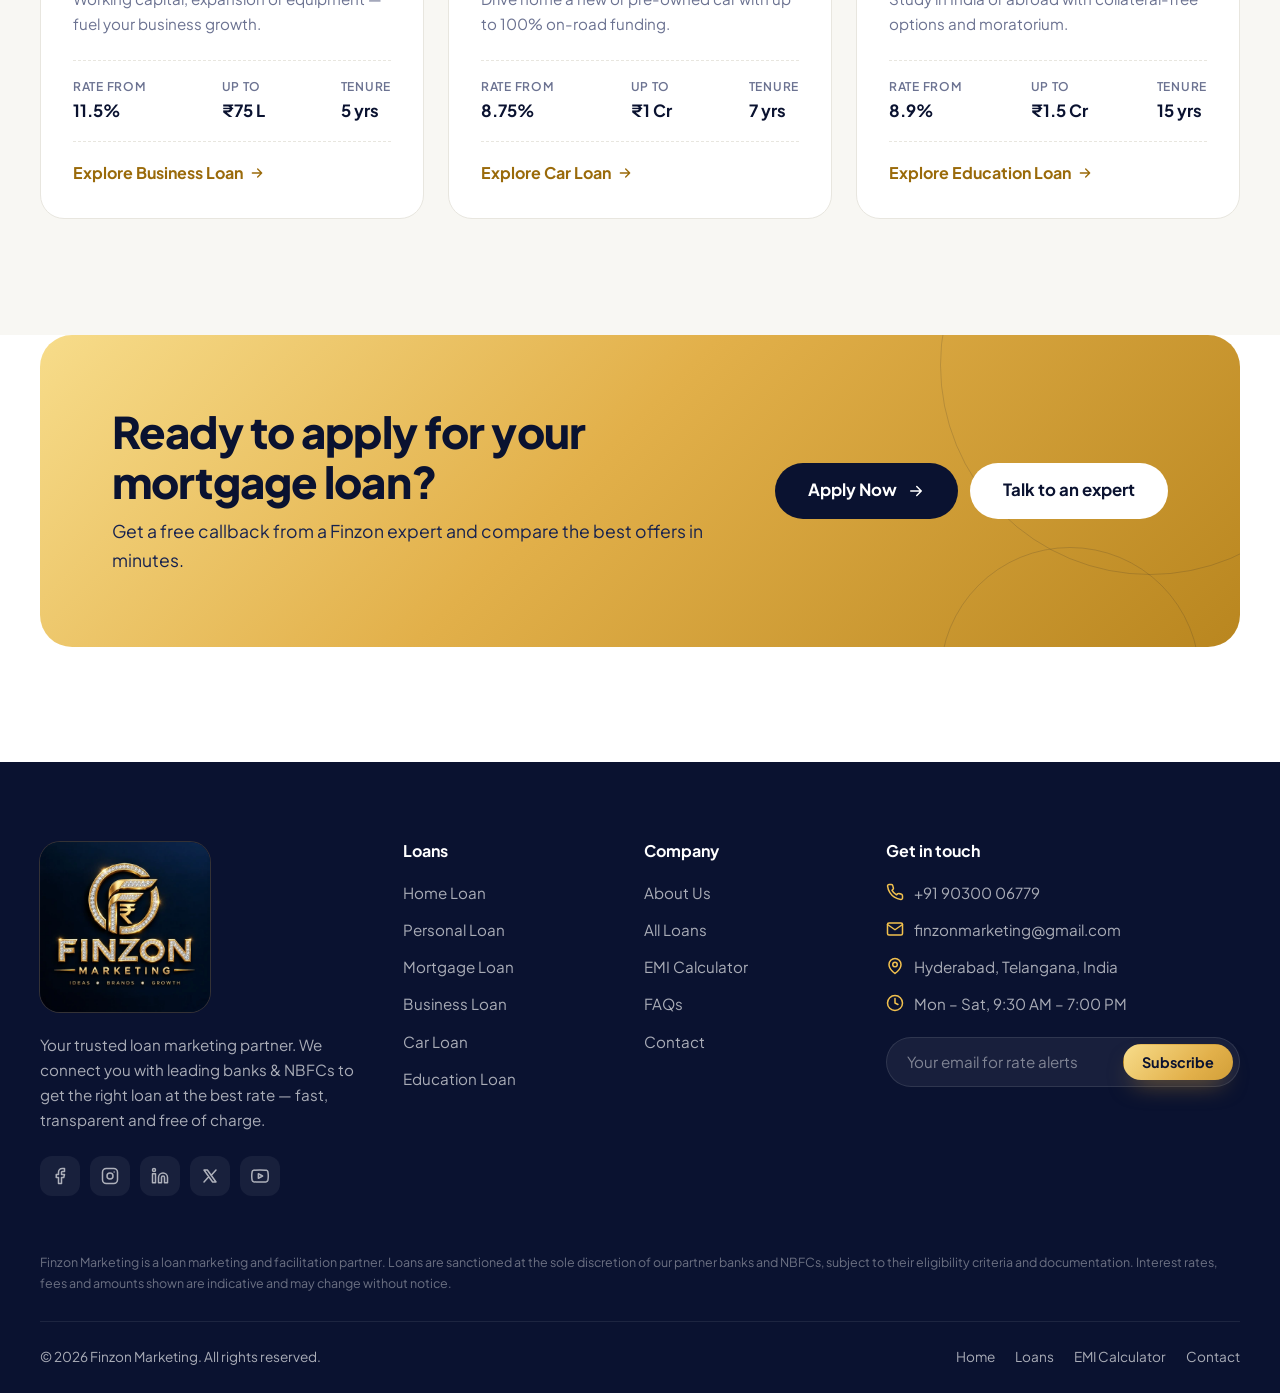
<file: mortgage-loan.html>
<!doctype html>
<html lang="en" class="no-js">
<head>
  <meta charset="utf-8">
  <meta name="viewport" content="width=device-width, initial-scale=1">
  <title>Mortgage Loan — Finzon Marketing</title>
  <meta name="description" content="Loan against property from 9.25% p.a. up to ₹15 crore with tenure up to 20 years. Get the best mortgage loan offers with Finzon Marketing.">
  <meta name="theme-color" content="#0a1230">
  <meta property="og:type" content="website">
  <meta property="og:title" content="Mortgage Loan — Finzon Marketing">
  <meta property="og:description" content="Loan against property from 9.25% p.a. up to ₹15 crore with tenure up to 20 years. Get the best mortgage loan offers with Finzon Marketing.">
  <meta property="og:image" content="https://www.finzon.org/assets/img/logo.png">
  <link rel="icon" href="favicon.ico" sizes="48x48">
  <link rel="icon" href="assets/img/favicon-32.png" type="image/png" sizes="32x32">
  <link rel="icon" href="assets/img/icon-192.png" type="image/png" sizes="192x192">
  <link rel="apple-touch-icon" href="assets/img/apple-touch-icon.png">
  <link rel="preconnect" href="https://fonts.googleapis.com">
  <link rel="preconnect" href="https://fonts.gstatic.com" crossorigin>
  <link rel="preconnect" href="https://images.unsplash.com">
  <link href="https://fonts.googleapis.com/css2?family=Plus+Jakarta+Sans:wght@400;500;600;700;800&display=swap" rel="stylesheet">
  <script>try{var t=localStorage.getItem("finzon-theme");if(t==="light"||t==="dark")document.documentElement.dataset.theme=t}catch(e){}</script>
  <link rel="stylesheet" href="css/style.css?v=d700aa36">
  <script src="js/main.js?v=d700aa36" defer></script>
</head>
<body>
<main>
  <section class="page-hero">
    <div class="page-hero-bg" style="background-image:url('https://images.unsplash.com/photo-1564013799919-ab600027ffc6?auto=format&fit=crop&w=1600&q=70')"></div>
    <div class="container page-hero-grid">
      <div>
        <nav class="crumbs" aria-label="Breadcrumb"><a href="index.html">Home</a><span aria-hidden="true">/</span><a href="loans.html">Loans</a><span aria-hidden="true">/</span><span>Mortgage Loan</span></nav>
        <h1>Mortgage Loans — unlock your property's <span class="grad-text gold-text">true value</span></h1>
        <p class="lead">Get a high-value loan against your residential, commercial or industrial property at attractive rates — while you continue to own and use it.</p>
        <div class="chips"><span class="chip"><span data-icon="check-circle"></span>Residential &amp; commercial property</span><span class="chip"><span data-icon="check-circle"></span>Up to 70% of market value</span><span class="chip"><span data-icon="check-circle"></span>Overdraft facility</span></div>
        <div class="slide-actions">
          <button class="btn btn-primary btn-lg" type="button" data-apply="mortgage-loan">Apply for Mortgage Loan <span data-icon="arrow-right"></span></button>
          <a class="btn btn-outline-light btn-lg" href="#emi">Calculate EMI</a>
        </div>
      </div>
      <div class="hero-facts"><div><span>Interest from</span><strong>9.25%</strong> <small>p.a.</small></div><div><span>Loan up to</span><strong>₹15 Cr</strong> <small></small></div><div><span>Tenure up to</span><strong>20</strong> <small>years</small></div><div><span>Processing fee</span><strong>0.5%</strong> <small>onwards</small></div></div>
    </div>
  </section>

  <section class="section">
    <div class="container">
      <div class="section-head reveal">
        <span class="eyebrow">Why choose us</span>
        <h2>Benefits of a Finzon Mortgage Loan</h2>
        <p>Everything you need for a smooth, affordable borrowing experience.</p>
      </div>
      <div class="feature-grid reveal-stagger">
        <div class="feature"><span class="icon-tile" data-icon="building"></span><h3>Any property type</h3><p>Pledge a residential, commercial or industrial property you own.</p></div>
        <div class="feature"><span class="icon-tile" data-icon="wallet"></span><h3>High loan value</h3><p>Borrow up to 70% of your property's market value.</p></div>
        <div class="feature"><span class="icon-tile" data-icon="percent"></span><h3>Lower rates</h3><p>Secured by property, so rates are far lower than unsecured loans.</p></div>
        <div class="feature"><span class="icon-tile" data-icon="clock"></span><h3>Long tenure</h3><p>Repay comfortably over up to 20 years.</p></div>
        <div class="feature"><span class="icon-tile" data-icon="trending"></span><h3>Use for any purpose</h3><p>Business expansion, education, medical needs, a wedding or debt consolidation.</p></div>
        <div class="feature"><span class="icon-tile" data-icon="users"></span><h3>Flexible co-applicants</h3><p>Add family members as co-owners or co-applicants to increase eligibility.</p></div>
      </div>
    </div>
  </section>

  <section class="section section--soft">
    <div class="container">
      <div class="section-head reveal">
        <span class="eyebrow">Eligibility &amp; documents</span>
        <h2>Check if you qualify</h2>
        <p>Criteria vary by lender — these are the typical requirements.</p>
      </div>
      <div class="info-grid reveal-stagger">
        <div class="info-card">
          <h3><span class="icon-tile" data-icon="check-circle"></span> Eligibility criteria</h3>
          <ul class="check-list">
            <li><div><strong>Age</strong><span>25 – 70 years at loan maturity</span></div></li>
            <li><div><strong>Profile</strong><span>Salaried or self-employed individuals and firms</span></div></li>
            <li><div><strong>Property</strong><span>Clear, marketable title in the applicant's name</span></div></li>
            <li><div><strong>Income</strong><span>Stable income; 3 years ITR for self-employed</span></div></li>
            <li><div><strong>Credit score</strong><span>CIBIL score of 700+ preferred</span></div></li>
          </ul>
        </div>
        <div class="info-card">
          <h3><span class="icon-tile" data-icon="file"></span> Documents required</h3>
          <ul class="check-list">
            <li><div><strong>KYC</strong><span>PAN, Aadhaar and address proof of all applicants</span></div></li>
            <li><div><strong>Income proof</strong><span>Salary slips / 3 years ITR with financials</span></div></li>
            <li><div><strong>Bank statements</strong><span>Last 12 months</span></div></li>
            <li><div><strong>Property papers</strong><span>Title chain, tax receipts, approved plan</span></div></li>
            <li><div><strong>Business proof</strong><span>GST, Udyam or registration (for self-employed)</span></div></li>
          </ul>
        </div>
      </div>
    </div>
  </section>

  <section class="section">
    <div class="container">
      <div class="section-head reveal">
        <span class="eyebrow">Rates &amp; charges</span>
        <h2>Mortgage Loan interest rates &amp; fees</h2>
      </div>
      <div class="reveal" style="max-width:860px;margin-inline:auto">
        <div class="table-wrap">
          <table>
            <thead><tr><th>Particulars</th><th>Details</th></tr></thead>
            <tbody>
            <tr><td>Interest rate</td><td>9.25% – 13.50% p.a.</td></tr>
            <tr><td>Loan amount</td><td>₹10 Lakh – ₹15 Crore</td></tr>
            <tr><td>Tenure</td><td>Up to 20 years</td></tr>
            <tr><td>Loan-to-value</td><td>50% – 70% of market value</td></tr>
            <tr><td>Processing fee</td><td>0.5% – 1% of loan amount</td></tr>
            <tr><td>Prepayment charges</td><td>Nil on floating-rate loans for individuals</td></tr>
            </tbody>
          </table>
        </div>
        <p class="table-note">*Indicative figures. Final rate, amount and fees depend on the lender's assessment of your profile.</p>
      </div>
    </div>
  </section>

  <section class="section section--tint" id="emi">
    <div class="container">
      <div class="section-head reveal">
        <span class="eyebrow">EMI calculator</span>
        <h2>Calculate your Mortgage Loan EMI</h2>
        <p>Move the sliders to see your monthly instalment and total interest instantly.</p>
      </div>
      <div class="emi reveal" data-emi data-loan="mortgage-loan"></div>
    </div>
  </section>

  <section class="section dark-band">
    <div class="container">
      <div class="section-head reveal">
        <span class="eyebrow">How it works</span>
        <h2>Get your mortgage loan in 4 simple steps</h2>
      </div>
      <div class="steps reveal-stagger">
        <div class="step"><div class="step-num"></div><h3>Share your details</h3><p>Fill a 2-minute form or call us — tell us what you need.</p></div>
        <div class="step"><div class="step-num"></div><h3>Compare offers</h3><p>We match you with the best-fit lenders and explain every offer.</p></div>
        <div class="step"><div class="step-num"></div><h3>Submit documents</h3><p>Upload online or get free doorstep pickup — we handle the paperwork.</p></div>
        <div class="step"><div class="step-num"></div><h3>Get disbursed</h3><p>Funds go straight to your account. We stay with you till the end.</p></div>
      </div>
    </div>
  </section>

  <section class="section">
    <div class="container">
      <div class="section-head reveal">
        <span class="eyebrow">FAQs</span>
        <h2>Mortgage Loan questions, answered</h2>
      </div>
    <div class="faq reveal">
      <div class="faq-item is-open">
        <button class="faq-q" type="button">Which properties can I mortgage?<span class="plus" aria-hidden="true"></span></button>
        <div class="faq-a"><div><p>Self-occupied or rented residential property, commercial shops and offices, and in some cases industrial property or plots — as long as the title is clear.</p></div></div>
      </div>
      <div class="faq-item">
        <button class="faq-q" type="button">Can I use the loan for my business?<span class="plus" aria-hidden="true"></span></button>
        <div class="faq-a"><div><p>Yes. A mortgage loan can be used for business expansion, working capital, buying equipment or any legitimate personal need.</p></div></div>
      </div>
      <div class="faq-item">
        <button class="faq-q" type="button">Can I keep living in the property?<span class="plus" aria-hidden="true"></span></button>
        <div class="faq-a"><div><p>Absolutely. Ownership and use remain with you; the lender only holds the property papers as security until the loan is repaid.</p></div></div>
      </div>
      <div class="faq-item">
        <button class="faq-q" type="button">How long does processing take?<span class="plus" aria-hidden="true"></span></button>
        <div class="faq-a"><div><p>Because of legal and valuation checks, mortgage loans typically take 7–15 working days from application to disbursement.</p></div></div>
      </div>
    </div>
    </div>
  </section>

  <section class="section section--soft">
    <div class="container">
      <div class="section-head reveal">
        <span class="eyebrow">Explore more</span>
        <h2>Other loans you may like</h2>
      </div>
      <div class="loan-grid reveal-stagger">
      <article class="loan-card">
        <span class="icon-tile icon-tile--lg" data-icon="briefcase"></span>
        <h3>Business Loan</h3>
        <p>Working capital, expansion or equipment — fuel your business growth.</p>
        <div class="loan-rate">
          <div><span>Rate from</span><strong>11.5%</strong></div>
          <div><span>Up to</span><strong>₹75 L</strong></div>
          <div><span>Tenure</span><strong>5 yrs</strong></div>
        </div>
        <a class="link-arrow stretched" href="business-loan.html">Explore Business Loan <span data-icon="arrow-right"></span></a>
      </article>
      <article class="loan-card">
        <span class="icon-tile icon-tile--lg" data-icon="car"></span>
        <h3>Car Loan</h3>
        <p>Drive home a new or pre-owned car with up to 100% on-road funding.</p>
        <div class="loan-rate">
          <div><span>Rate from</span><strong>8.75%</strong></div>
          <div><span>Up to</span><strong>₹1 Cr</strong></div>
          <div><span>Tenure</span><strong>7 yrs</strong></div>
        </div>
        <a class="link-arrow stretched" href="car-loan.html">Explore Car Loan <span data-icon="arrow-right"></span></a>
      </article>
      <article class="loan-card">
        <span class="icon-tile icon-tile--lg" data-icon="graduation"></span>
        <h3>Education Loan</h3>
        <p>Study in India or abroad with collateral-free options and moratorium.</p>
        <div class="loan-rate">
          <div><span>Rate from</span><strong>8.9%</strong></div>
          <div><span>Up to</span><strong>₹1.5 Cr</strong></div>
          <div><span>Tenure</span><strong>15 yrs</strong></div>
        </div>
        <a class="link-arrow stretched" href="education-loan.html">Explore Education Loan <span data-icon="arrow-right"></span></a>
      </article>
      </div>
    </div>
  </section>

  <section class="section" style="padding-top:0">
    <div class="container">
      <div class="cta reveal">
        <div>
          <h2>Ready to apply for your mortgage loan?</h2>
          <p>Get a free callback from a Finzon expert and compare the best offers in minutes.</p>
        </div>
        <div class="cta-actions">
          <button class="btn btn-dark btn-lg" type="button" data-apply="mortgage-loan">Apply Now <span data-icon="arrow-right"></span></button>
          <a class="btn btn-light btn-lg" href="contact.html">Talk to an expert</a>
        </div>
      </div>
    </div>
  </section>
</main>
</body>
</html>
</file>
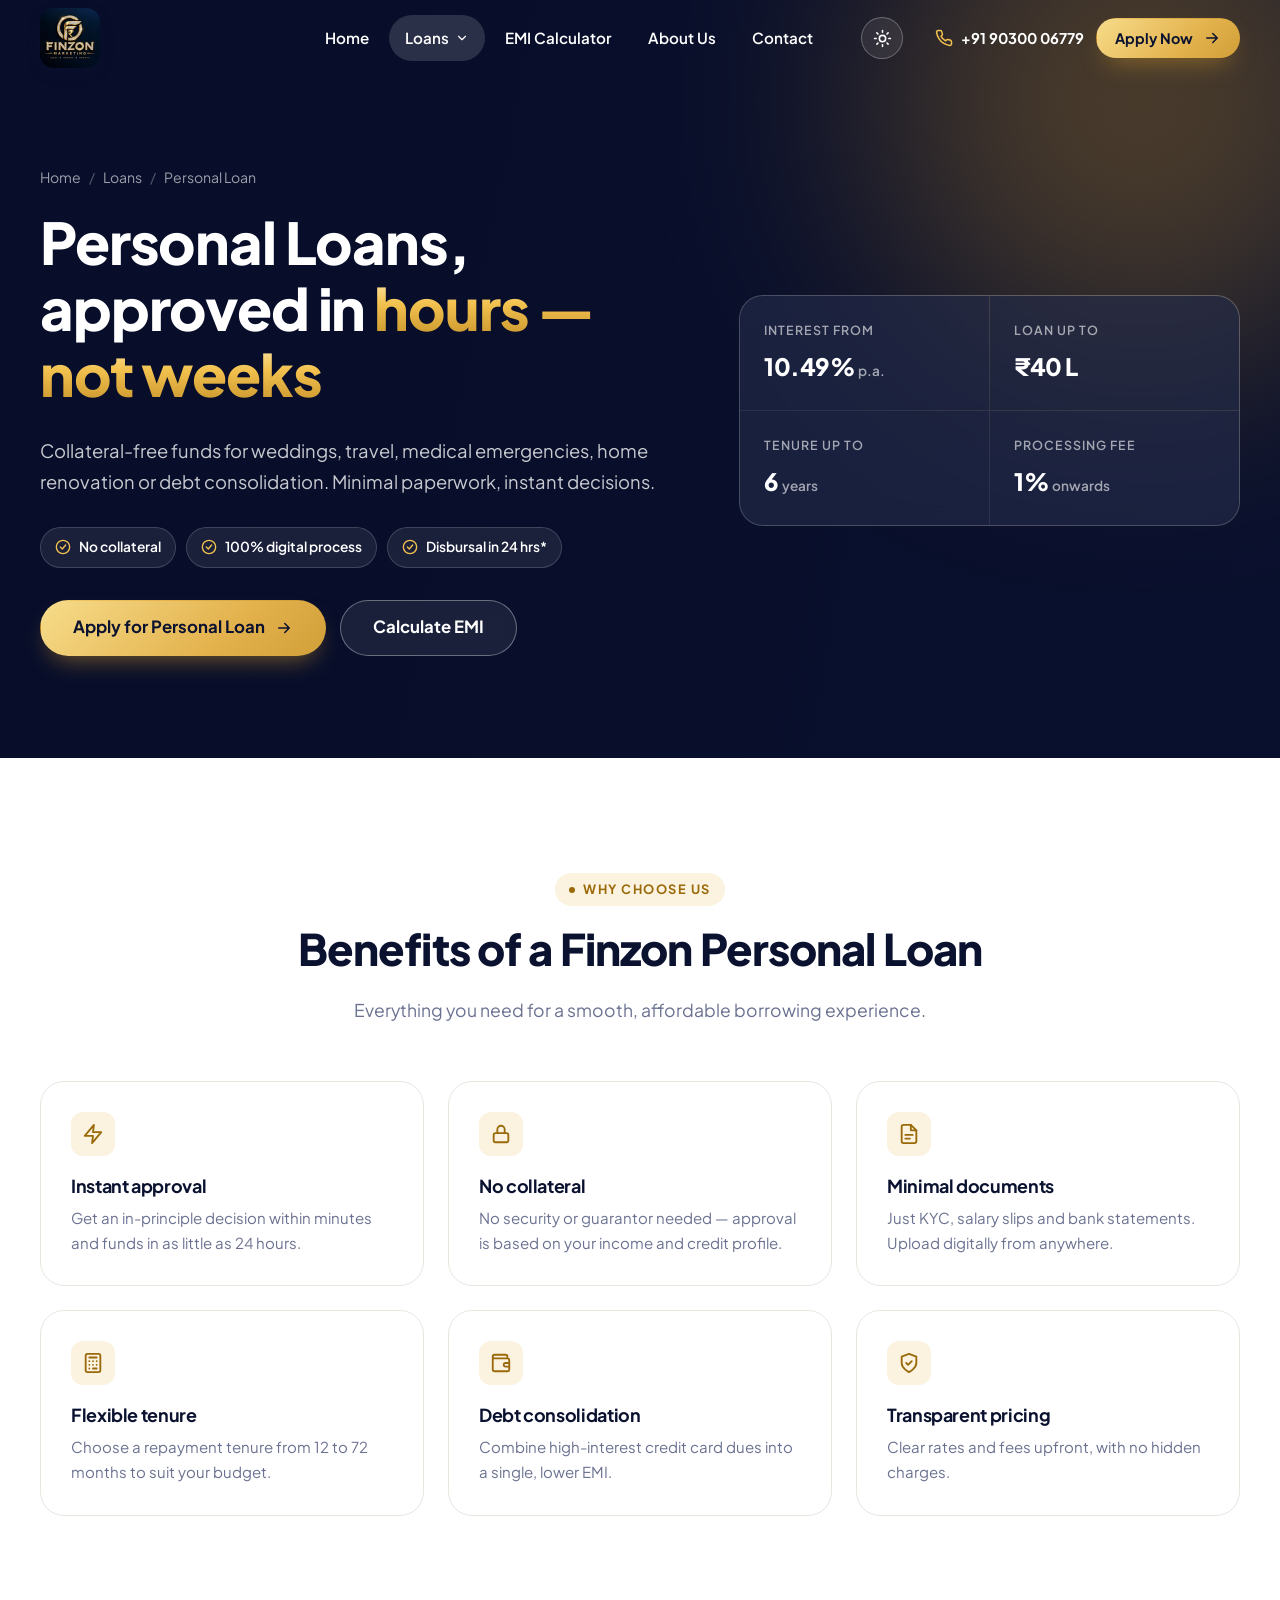
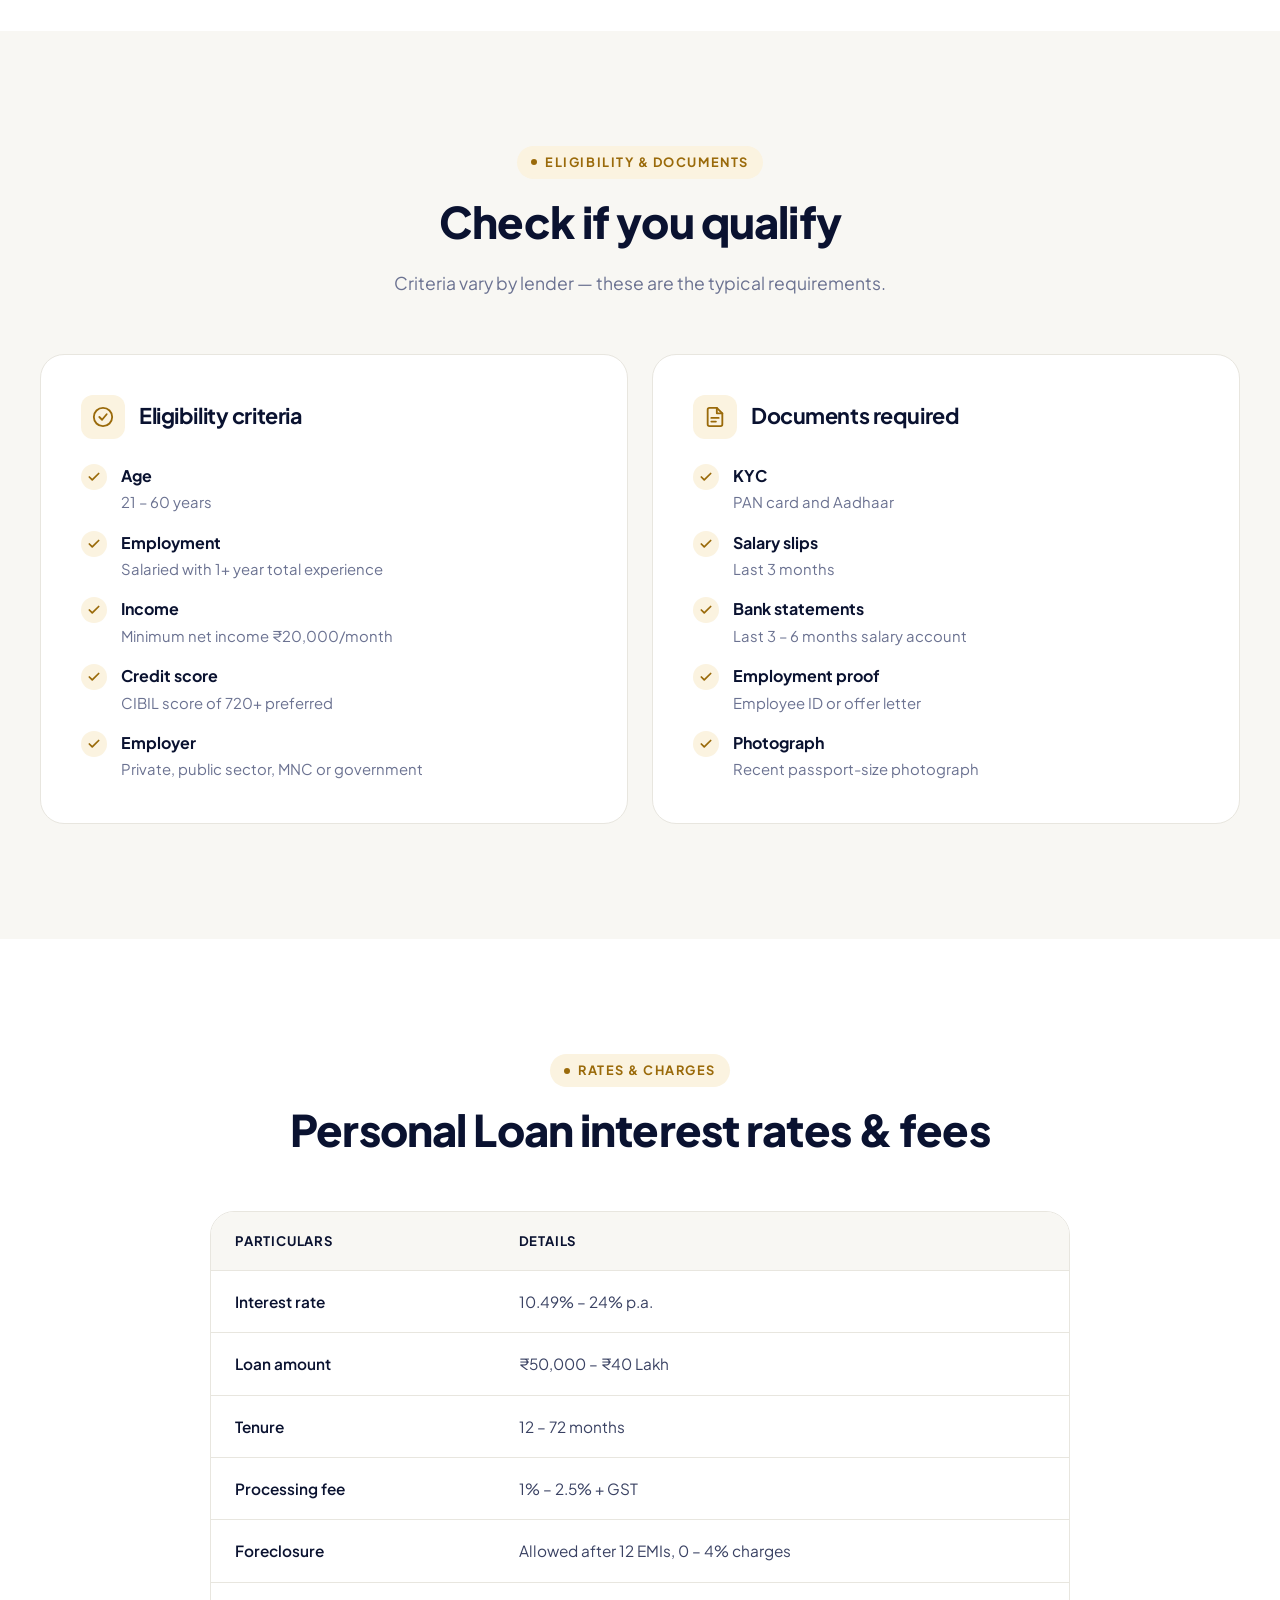
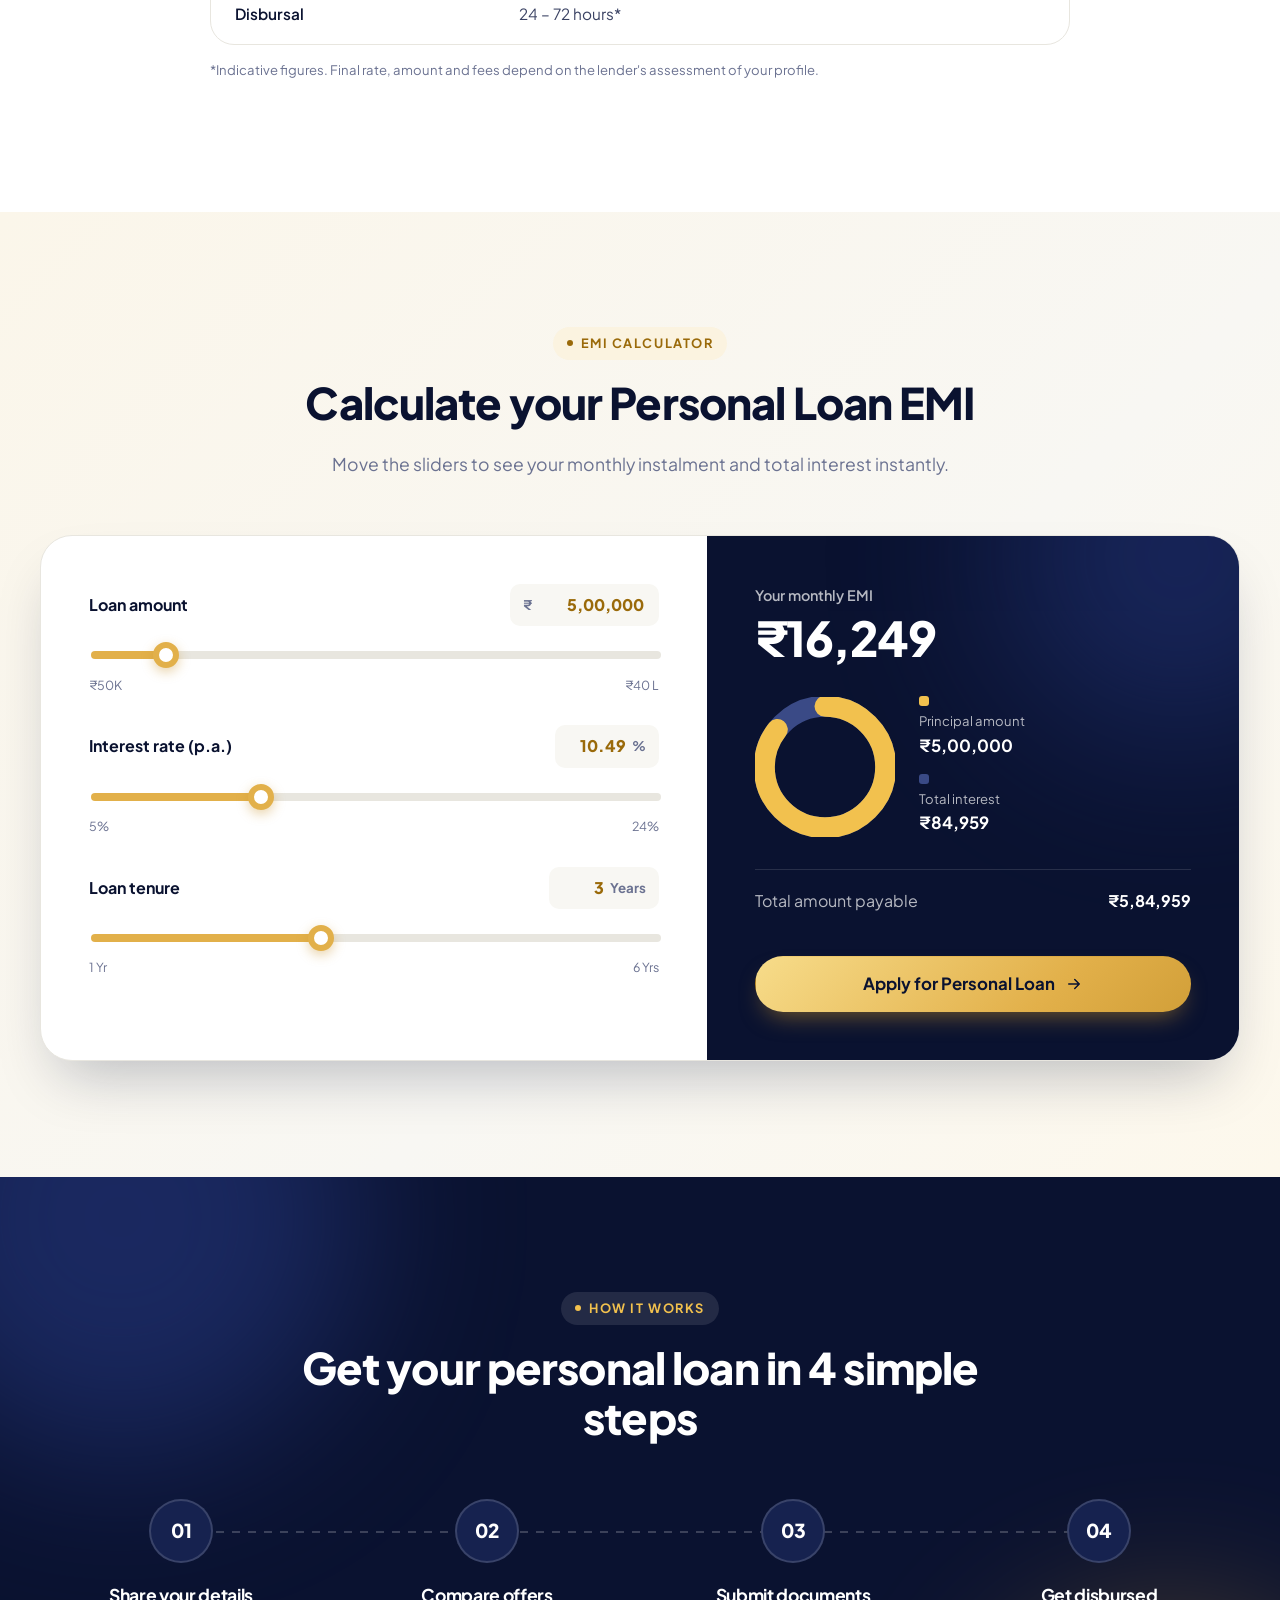
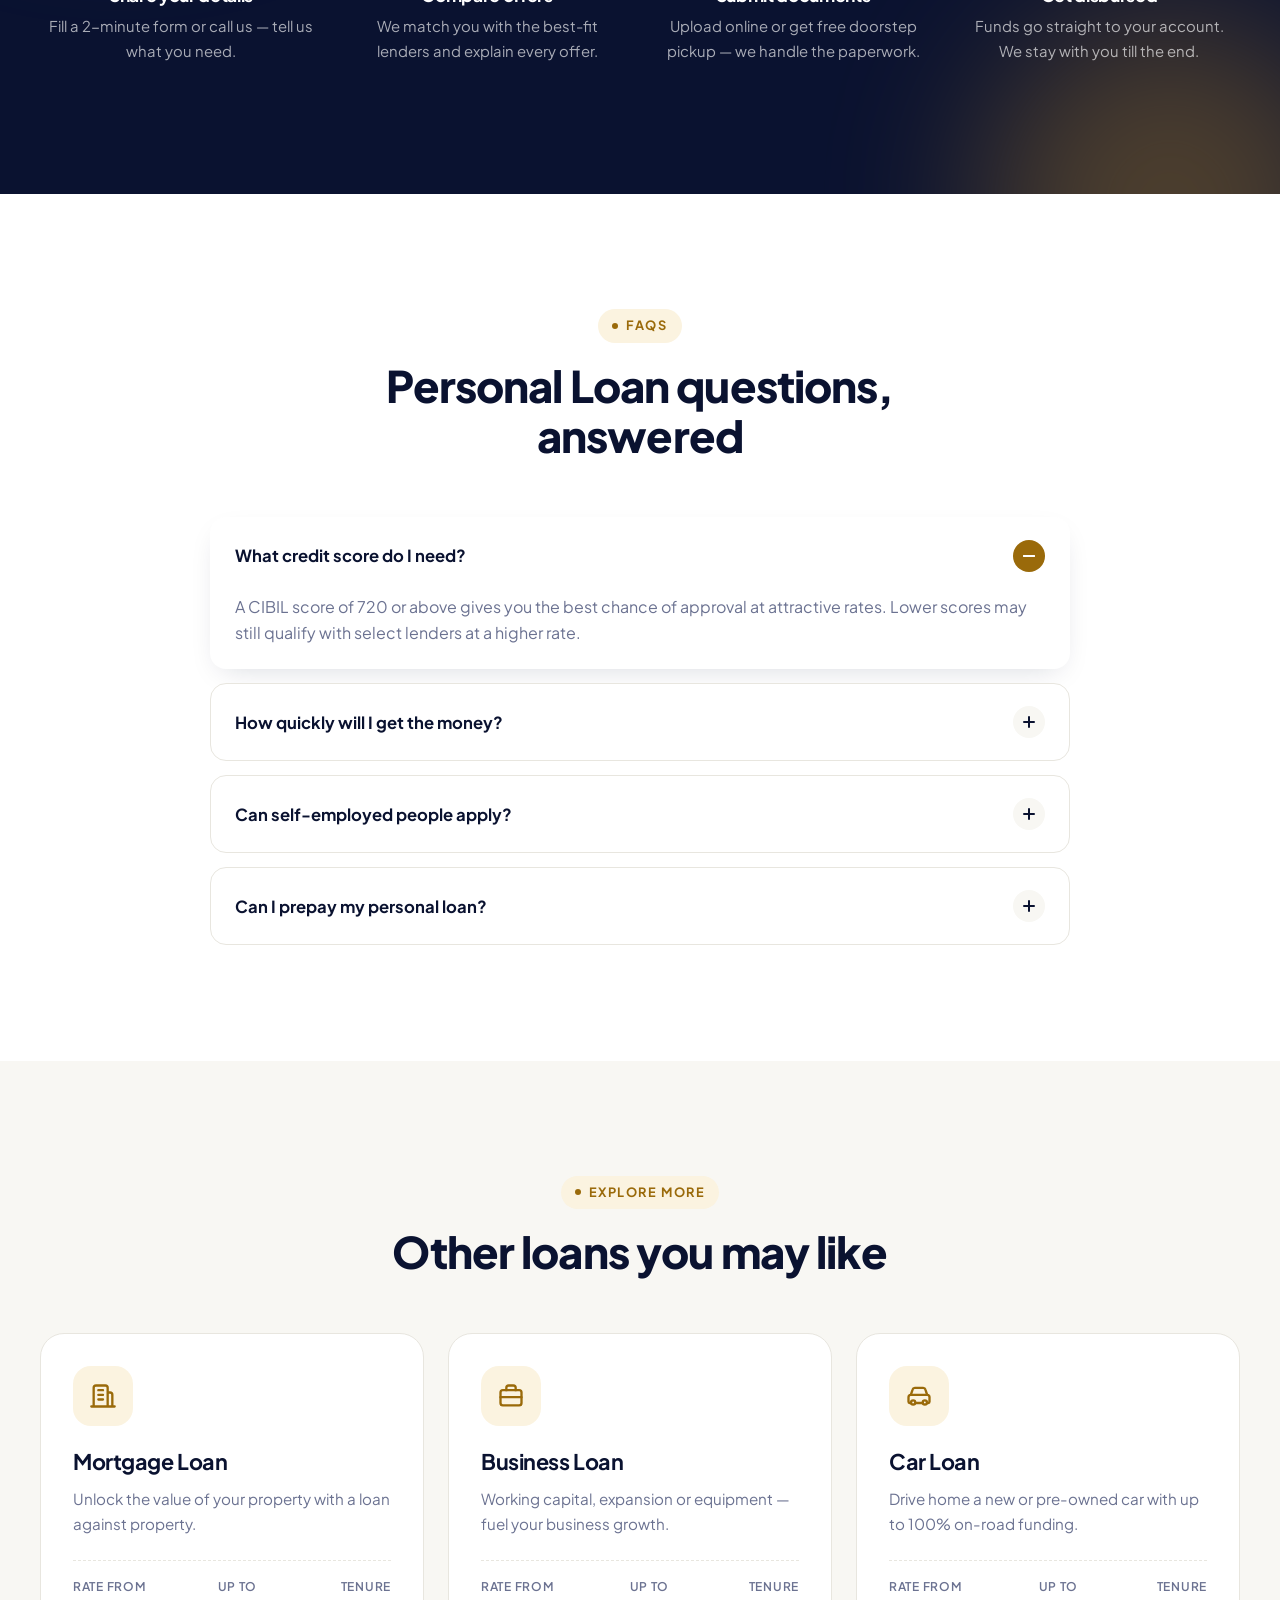
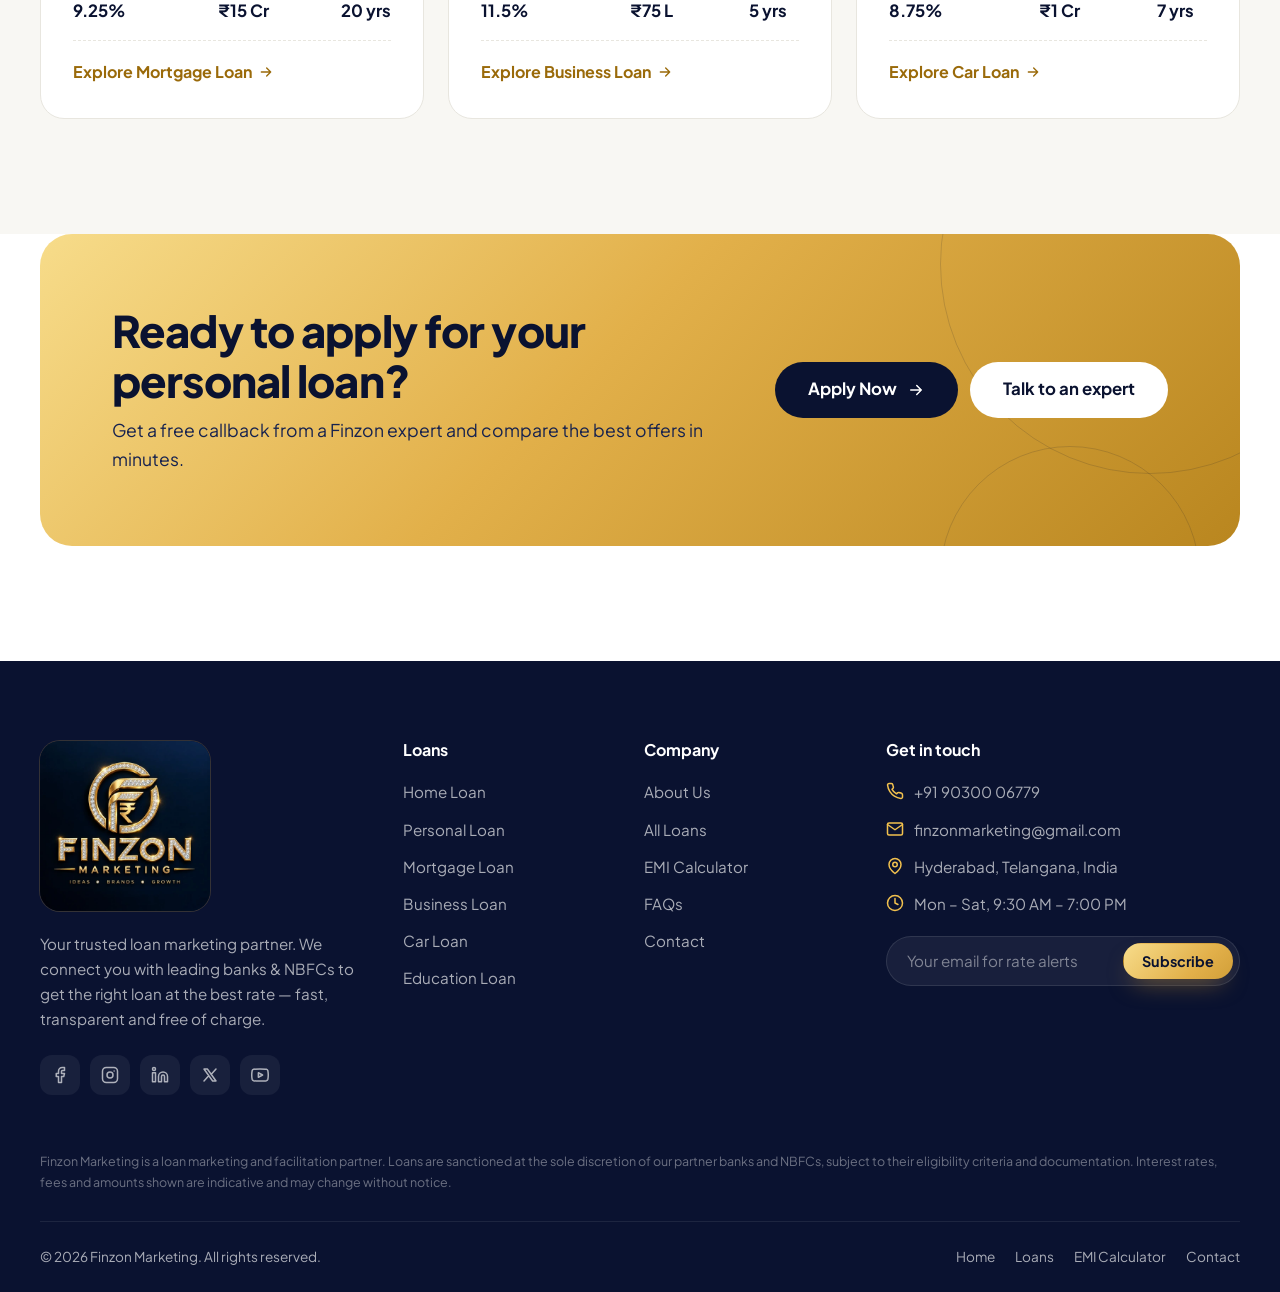
<file: personal-loan.html>
<!doctype html>
<html lang="en" class="no-js">
<head>
  <meta charset="utf-8">
  <meta name="viewport" content="width=device-width, initial-scale=1">
  <title>Personal Loan — Finzon Marketing</title>
  <meta name="description" content="Collateral-free personal loans from 10.49% p.a. up to ₹40 lakh. Minimal paperwork and quick disbursal with Finzon Marketing.">
  <meta name="theme-color" content="#0a1230">
  <meta property="og:type" content="website">
  <meta property="og:title" content="Personal Loan — Finzon Marketing">
  <meta property="og:description" content="Collateral-free personal loans from 10.49% p.a. up to ₹40 lakh. Minimal paperwork and quick disbursal with Finzon Marketing.">
  <meta property="og:image" content="https://www.finzon.org/assets/img/logo.png">
  <link rel="icon" href="favicon.ico" sizes="48x48">
  <link rel="icon" href="assets/img/favicon-32.png" type="image/png" sizes="32x32">
  <link rel="icon" href="assets/img/icon-192.png" type="image/png" sizes="192x192">
  <link rel="apple-touch-icon" href="assets/img/apple-touch-icon.png">
  <link rel="preconnect" href="https://fonts.googleapis.com">
  <link rel="preconnect" href="https://fonts.gstatic.com" crossorigin>
  <link rel="preconnect" href="https://images.unsplash.com">
  <link href="https://fonts.googleapis.com/css2?family=Plus+Jakarta+Sans:wght@400;500;600;700;800&display=swap" rel="stylesheet">
  <script>try{var t=localStorage.getItem("finzon-theme");if(t==="light"||t==="dark")document.documentElement.dataset.theme=t}catch(e){}</script>
  <link rel="stylesheet" href="css/style.css?v=d700aa36">
  <script src="js/main.js?v=d700aa36" defer></script>
</head>
<body>
<main>
  <section class="page-hero">
    <div class="page-hero-bg" style="background-image:url('https://images.unsplash.com/photo-1573497019940-1c28c88b4f3e?auto=format&fit=crop&w=1600&q=70')"></div>
    <div class="container page-hero-grid">
      <div>
        <nav class="crumbs" aria-label="Breadcrumb"><a href="index.html">Home</a><span aria-hidden="true">/</span><a href="loans.html">Loans</a><span aria-hidden="true">/</span><span>Personal Loan</span></nav>
        <h1>Personal Loans, approved in <span class="grad-text gold-text">hours — not weeks</span></h1>
        <p class="lead">Collateral-free funds for weddings, travel, medical emergencies, home renovation or debt consolidation. Minimal paperwork, instant decisions.</p>
        <div class="chips"><span class="chip"><span data-icon="check-circle"></span>No collateral</span><span class="chip"><span data-icon="check-circle"></span>100% digital process</span><span class="chip"><span data-icon="check-circle"></span>Disbursal in 24 hrs*</span></div>
        <div class="slide-actions">
          <button class="btn btn-primary btn-lg" type="button" data-apply="personal-loan">Apply for Personal Loan <span data-icon="arrow-right"></span></button>
          <a class="btn btn-outline-light btn-lg" href="#emi">Calculate EMI</a>
        </div>
      </div>
      <div class="hero-facts"><div><span>Interest from</span><strong>10.49%</strong> <small>p.a.</small></div><div><span>Loan up to</span><strong>₹40 L</strong> <small></small></div><div><span>Tenure up to</span><strong>6</strong> <small>years</small></div><div><span>Processing fee</span><strong>1%</strong> <small>onwards</small></div></div>
    </div>
  </section>

  <section class="section">
    <div class="container">
      <div class="section-head reveal">
        <span class="eyebrow">Why choose us</span>
        <h2>Benefits of a Finzon Personal Loan</h2>
        <p>Everything you need for a smooth, affordable borrowing experience.</p>
      </div>
      <div class="feature-grid reveal-stagger">
        <div class="feature"><span class="icon-tile" data-icon="zap"></span><h3>Instant approval</h3><p>Get an in-principle decision within minutes and funds in as little as 24 hours.</p></div>
        <div class="feature"><span class="icon-tile" data-icon="lock"></span><h3>No collateral</h3><p>No security or guarantor needed — approval is based on your income and credit profile.</p></div>
        <div class="feature"><span class="icon-tile" data-icon="file"></span><h3>Minimal documents</h3><p>Just KYC, salary slips and bank statements. Upload digitally from anywhere.</p></div>
        <div class="feature"><span class="icon-tile" data-icon="calculator"></span><h3>Flexible tenure</h3><p>Choose a repayment tenure from 12 to 72 months to suit your budget.</p></div>
        <div class="feature"><span class="icon-tile" data-icon="wallet"></span><h3>Debt consolidation</h3><p>Combine high-interest credit card dues into a single, lower EMI.</p></div>
        <div class="feature"><span class="icon-tile" data-icon="shield"></span><h3>Transparent pricing</h3><p>Clear rates and fees upfront, with no hidden charges.</p></div>
      </div>
    </div>
  </section>

  <section class="section section--soft">
    <div class="container">
      <div class="section-head reveal">
        <span class="eyebrow">Eligibility &amp; documents</span>
        <h2>Check if you qualify</h2>
        <p>Criteria vary by lender — these are the typical requirements.</p>
      </div>
      <div class="info-grid reveal-stagger">
        <div class="info-card">
          <h3><span class="icon-tile" data-icon="check-circle"></span> Eligibility criteria</h3>
          <ul class="check-list">
            <li><div><strong>Age</strong><span>21 – 60 years</span></div></li>
            <li><div><strong>Employment</strong><span>Salaried with 1+ year total experience</span></div></li>
            <li><div><strong>Income</strong><span>Minimum net income ₹20,000/month</span></div></li>
            <li><div><strong>Credit score</strong><span>CIBIL score of 720+ preferred</span></div></li>
            <li><div><strong>Employer</strong><span>Private, public sector, MNC or government</span></div></li>
          </ul>
        </div>
        <div class="info-card">
          <h3><span class="icon-tile" data-icon="file"></span> Documents required</h3>
          <ul class="check-list">
            <li><div><strong>KYC</strong><span>PAN card and Aadhaar</span></div></li>
            <li><div><strong>Salary slips</strong><span>Last 3 months</span></div></li>
            <li><div><strong>Bank statements</strong><span>Last 3 – 6 months salary account</span></div></li>
            <li><div><strong>Employment proof</strong><span>Employee ID or offer letter</span></div></li>
            <li><div><strong>Photograph</strong><span>Recent passport-size photograph</span></div></li>
          </ul>
        </div>
      </div>
    </div>
  </section>

  <section class="section">
    <div class="container">
      <div class="section-head reveal">
        <span class="eyebrow">Rates &amp; charges</span>
        <h2>Personal Loan interest rates &amp; fees</h2>
      </div>
      <div class="reveal" style="max-width:860px;margin-inline:auto">
        <div class="table-wrap">
          <table>
            <thead><tr><th>Particulars</th><th>Details</th></tr></thead>
            <tbody>
            <tr><td>Interest rate</td><td>10.49% – 24% p.a.</td></tr>
            <tr><td>Loan amount</td><td>₹50,000 – ₹40 Lakh</td></tr>
            <tr><td>Tenure</td><td>12 – 72 months</td></tr>
            <tr><td>Processing fee</td><td>1% – 2.5% + GST</td></tr>
            <tr><td>Foreclosure</td><td>Allowed after 12 EMIs, 0 – 4% charges</td></tr>
            <tr><td>Disbursal</td><td>24 – 72 hours*</td></tr>
            </tbody>
          </table>
        </div>
        <p class="table-note">*Indicative figures. Final rate, amount and fees depend on the lender's assessment of your profile.</p>
      </div>
    </div>
  </section>

  <section class="section section--tint" id="emi">
    <div class="container">
      <div class="section-head reveal">
        <span class="eyebrow">EMI calculator</span>
        <h2>Calculate your Personal Loan EMI</h2>
        <p>Move the sliders to see your monthly instalment and total interest instantly.</p>
      </div>
      <div class="emi reveal" data-emi data-loan="personal-loan"></div>
    </div>
  </section>

  <section class="section dark-band">
    <div class="container">
      <div class="section-head reveal">
        <span class="eyebrow">How it works</span>
        <h2>Get your personal loan in 4 simple steps</h2>
      </div>
      <div class="steps reveal-stagger">
        <div class="step"><div class="step-num"></div><h3>Share your details</h3><p>Fill a 2-minute form or call us — tell us what you need.</p></div>
        <div class="step"><div class="step-num"></div><h3>Compare offers</h3><p>We match you with the best-fit lenders and explain every offer.</p></div>
        <div class="step"><div class="step-num"></div><h3>Submit documents</h3><p>Upload online or get free doorstep pickup — we handle the paperwork.</p></div>
        <div class="step"><div class="step-num"></div><h3>Get disbursed</h3><p>Funds go straight to your account. We stay with you till the end.</p></div>
      </div>
    </div>
  </section>

  <section class="section">
    <div class="container">
      <div class="section-head reveal">
        <span class="eyebrow">FAQs</span>
        <h2>Personal Loan questions, answered</h2>
      </div>
    <div class="faq reveal">
      <div class="faq-item is-open">
        <button class="faq-q" type="button">What credit score do I need?<span class="plus" aria-hidden="true"></span></button>
        <div class="faq-a"><div><p>A CIBIL score of 720 or above gives you the best chance of approval at attractive rates. Lower scores may still qualify with select lenders at a higher rate.</p></div></div>
      </div>
      <div class="faq-item">
        <button class="faq-q" type="button">How quickly will I get the money?<span class="plus" aria-hidden="true"></span></button>
        <div class="faq-a"><div><p>Once documents are verified, many of our partner lenders disburse within 24–72 hours directly to your bank account.</p></div></div>
      </div>
      <div class="faq-item">
        <button class="faq-q" type="button">Can self-employed people apply?<span class="plus" aria-hidden="true"></span></button>
        <div class="faq-a"><div><p>Yes. Self-employed applicants with stable income, 2 years of ITR and a good credit score can apply.</p></div></div>
      </div>
      <div class="faq-item">
        <button class="faq-q" type="button">Can I prepay my personal loan?<span class="plus" aria-hidden="true"></span></button>
        <div class="faq-a"><div><p>Most lenders allow part-prepayment or foreclosure after 6–12 EMIs, with charges between 0–4% depending on the lender.</p></div></div>
      </div>
    </div>
    </div>
  </section>

  <section class="section section--soft">
    <div class="container">
      <div class="section-head reveal">
        <span class="eyebrow">Explore more</span>
        <h2>Other loans you may like</h2>
      </div>
      <div class="loan-grid reveal-stagger">
      <article class="loan-card">
        <span class="icon-tile icon-tile--lg" data-icon="building"></span>
        <h3>Mortgage Loan</h3>
        <p>Unlock the value of your property with a loan against property.</p>
        <div class="loan-rate">
          <div><span>Rate from</span><strong>9.25%</strong></div>
          <div><span>Up to</span><strong>₹15 Cr</strong></div>
          <div><span>Tenure</span><strong>20 yrs</strong></div>
        </div>
        <a class="link-arrow stretched" href="mortgage-loan.html">Explore Mortgage Loan <span data-icon="arrow-right"></span></a>
      </article>
      <article class="loan-card">
        <span class="icon-tile icon-tile--lg" data-icon="briefcase"></span>
        <h3>Business Loan</h3>
        <p>Working capital, expansion or equipment — fuel your business growth.</p>
        <div class="loan-rate">
          <div><span>Rate from</span><strong>11.5%</strong></div>
          <div><span>Up to</span><strong>₹75 L</strong></div>
          <div><span>Tenure</span><strong>5 yrs</strong></div>
        </div>
        <a class="link-arrow stretched" href="business-loan.html">Explore Business Loan <span data-icon="arrow-right"></span></a>
      </article>
      <article class="loan-card">
        <span class="icon-tile icon-tile--lg" data-icon="car"></span>
        <h3>Car Loan</h3>
        <p>Drive home a new or pre-owned car with up to 100% on-road funding.</p>
        <div class="loan-rate">
          <div><span>Rate from</span><strong>8.75%</strong></div>
          <div><span>Up to</span><strong>₹1 Cr</strong></div>
          <div><span>Tenure</span><strong>7 yrs</strong></div>
        </div>
        <a class="link-arrow stretched" href="car-loan.html">Explore Car Loan <span data-icon="arrow-right"></span></a>
      </article>
      </div>
    </div>
  </section>

  <section class="section" style="padding-top:0">
    <div class="container">
      <div class="cta reveal">
        <div>
          <h2>Ready to apply for your personal loan?</h2>
          <p>Get a free callback from a Finzon expert and compare the best offers in minutes.</p>
        </div>
        <div class="cta-actions">
          <button class="btn btn-dark btn-lg" type="button" data-apply="personal-loan">Apply Now <span data-icon="arrow-right"></span></button>
          <a class="btn btn-light btn-lg" href="contact.html">Talk to an expert</a>
        </div>
      </div>
    </div>
  </section>
</main>
</body>
</html>
</file>
<file: css/style.css>
/* ==========================================================================
   Finzon — Marketing site styles
   ========================================================================== */

:root {
  --ink: #0a1230;
  --ink-2: #16224f;
  --text: #3a4263;
  --muted: #6b7291;
  --line: #e8e6df;
  --bg: #ffffff;
  --bg-soft: #f8f7f3;
  --bg-tint: #fbf6ea;
  --surface: #ffffff;
  --header-bg: rgba(255, 255, 255, .86);
  --navy: #0a1230;      /* brand navy: dark sections, always dark in both themes */
  --navy-2: #16224f;
  --on-gold: #0a1230;   /* text on gold buttons/badges */

  --primary: #9a6a0a;
  --primary-600: #7f5708;
  --primary-50: #fbf3e0;
  --gold: #e2b04a;
  --gold-light: #f7dc8a;
  --accent: #f2c14e;
  --success: #12a37a;
  --danger: #e0445e;

  --grad: linear-gradient(135deg, #f7dc8a 0%, #e2b04a 45%, #b9861f 100%);
  --grad-navy: linear-gradient(140deg, #13225a 0%, #0a1230 60%, #1b2a66 100%);
  --grad-soft: linear-gradient(135deg, #fbf6ea 0%, #f8f7f3 60%, #fdf8ec 100%);

  --radius-sm: 10px;
  --radius: 16px;
  --radius-lg: 24px;
  --radius-xl: 32px;

  --shadow-sm: 0 1px 2px rgba(11, 20, 55, .06), 0 2px 6px rgba(11, 20, 55, .04);
  --shadow: 0 10px 30px -12px rgba(11, 20, 55, .18);
  --shadow-lg: 0 30px 60px -20px rgba(11, 20, 55, .28);

  --header-h: 76px;
  --container: 1200px;
  --ease: cubic-bezier(.2, .7, .2, 1);
  --font: "Plus Jakarta Sans", system-ui, -apple-system, "Segoe UI", Roboto, sans-serif;
  color-scheme: light;
}

/* ---------- Dark theme ----------
   Applied when the visitor picks "Dark", or picks "System" and the device is in dark mode. */
:root[data-theme="dark"] {
  --ink: #f3f4fa;
  --ink-2: #d9dcec;
  --text: #c2c7dc;
  --muted: #8d94b3;
  --line: #242d52;
  --bg: #060b1f;
  --bg-soft: #0b1230;
  --bg-tint: #0e1636;
  --surface: #0f1737;
  --header-bg: rgba(8, 13, 36, .82);
  --primary: #f2c14e;
  --primary-600: #f7d57c;
  --primary-50: rgba(242, 193, 78, .12);
  --grad-soft: linear-gradient(135deg, #0d1535 0%, #0a1129 60%, #111a3d 100%);
  --shadow-sm: 0 1px 2px rgba(0, 0, 0, .4);
  --shadow: 0 10px 30px -12px rgba(0, 0, 0, .6);
  --shadow-lg: 0 30px 60px -20px rgba(0, 0, 0, .7);
  color-scheme: dark;
}
@media (prefers-color-scheme: dark) {
  :root:not([data-theme="light"]) {
    --ink: #f3f4fa;
    --ink-2: #d9dcec;
    --text: #c2c7dc;
    --muted: #8d94b3;
    --line: #242d52;
    --bg: #060b1f;
    --bg-soft: #0b1230;
    --bg-tint: #0e1636;
    --surface: #0f1737;
    --header-bg: rgba(8, 13, 36, .82);
    --primary: #f2c14e;
    --primary-600: #f7d57c;
    --primary-50: rgba(242, 193, 78, .12);
    --grad-soft: linear-gradient(135deg, #0d1535 0%, #0a1129 60%, #111a3d 100%);
    --shadow-sm: 0 1px 2px rgba(0, 0, 0, .4);
    --shadow: 0 10px 30px -12px rgba(0, 0, 0, .6);
    --shadow-lg: 0 30px 60px -20px rgba(0, 0, 0, .7);
    color-scheme: dark;
  }
}

/* ---------- Reset ---------- */
*, *::before, *::after { box-sizing: border-box; }
html { scroll-behavior: smooth; -webkit-text-size-adjust: 100%; }
body {
  margin: 0;
  font-family: var(--font);
  font-size: 16px;
  line-height: 1.65;
  color: var(--text);
  background: var(--bg);
  transition: background-color .3s, color .3s;
  -webkit-font-smoothing: antialiased;
  overflow-x: hidden;
}
img, svg { display: block; max-width: 100%; }
a { color: inherit; text-decoration: none; }
button, input, select, textarea { font: inherit; color: inherit; }
button { cursor: pointer; background: none; border: 0; padding: 0; }
h1, h2, h3, h4 { color: var(--ink); line-height: 1.15; margin: 0 0 .5em; letter-spacing: -.02em; }
h1 { font-size: clamp(2.2rem, 5vw, 4rem); font-weight: 800; }
h2 { font-size: clamp(1.8rem, 3.4vw, 2.75rem); font-weight: 800; }
h3 { font-size: 1.25rem; font-weight: 700; }
p { margin: 0 0 1rem; }
ul { margin: 0; padding: 0; list-style: none; }
::selection { background: var(--primary); color: #fff; }
:focus-visible { outline: 3px solid var(--primary); outline-offset: 3px; border-radius: 6px; }

.container { width: min(100% - 32px, var(--container)); margin-inline: auto; }
.section { padding: clamp(64px, 9vw, 120px) 0; }
.section--soft { background: var(--bg-soft); }
.section--tint { background: var(--grad-soft); }
.text-center { text-align: center; }
.sr-only { position: absolute; width: 1px; height: 1px; overflow: hidden; clip: rect(0 0 0 0); white-space: nowrap; }
.grad-text { background: linear-gradient(135deg, #d9a63a 0%, #9a6a0a 100%); -webkit-background-clip: text; background-clip: text; color: transparent; }

/* ---------- Section heading ---------- */
.eyebrow {
  display: inline-flex; align-items: center; gap: 8px;
  font-size: .8rem; font-weight: 700; letter-spacing: .12em; text-transform: uppercase;
  color: var(--primary);
  background: var(--primary-50);
  padding: 6px 14px; border-radius: 999px;
  margin-bottom: 18px;
}
.eyebrow::before { content: ""; width: 6px; height: 6px; border-radius: 50%; background: currentColor; }
.section-head { max-width: 720px; margin: 0 auto 56px; text-align: center; }
.section-head p { font-size: 1.1rem; color: var(--muted); }
.section-head--left { margin-left: 0; text-align: left; }

/* ---------- Buttons ---------- */
.btn {
  --_bg: var(--primary); --_fg: #fff;
  display: inline-flex; align-items: center; justify-content: center; gap: 10px;
  padding: 14px 26px; border-radius: 999px;
  background: var(--_bg); color: var(--_fg);
  font-weight: 700; font-size: .98rem; line-height: 1;
  border: 1.5px solid transparent;
  transition: transform .25s var(--ease), box-shadow .25s var(--ease), background .25s, color .25s, border-color .25s;
  white-space: nowrap;
}
.btn svg { width: 18px; height: 18px; transition: transform .25s var(--ease); }
.btn:hover { transform: translateY(-2px); }
.btn:hover svg { transform: translateX(3px); }
.btn-primary { --_fg: var(--on-gold); background: var(--grad); background-size: 150% 150%; box-shadow: 0 12px 24px -10px rgba(201, 146, 42, .6); }
.btn-primary:hover { box-shadow: 0 18px 32px -12px rgba(201, 146, 42, .7); background-position: 100% 0; }
.btn-light { --_bg: #fff; --_fg: var(--navy); }
.btn-dark { --_bg: var(--navy); --_fg: #fff; }
.btn-dark:hover { --_bg: var(--navy-2); }
.btn-ghost { --_bg: transparent; --_fg: var(--ink); border-color: var(--line); }
.btn-ghost:hover { border-color: var(--primary); color: var(--primary); }
.btn-outline-light { --_bg: rgba(255, 255, 255, .08); --_fg: #fff; border-color: rgba(255, 255, 255, .35); backdrop-filter: blur(6px); }
.btn-outline-light:hover { background: rgba(255, 255, 255, .18); }
.btn-sm { padding: 10px 18px; font-size: .9rem; }
.btn-lg { padding: 18px 32px; font-size: 1.05rem; }
.btn-block { width: 100%; }

.link-arrow { display: inline-flex; align-items: center; gap: 6px; font-weight: 700; color: var(--primary); }
.link-arrow svg { width: 16px; height: 16px; transition: transform .25s var(--ease); }
.link-arrow:hover svg { transform: translateX(4px); }

/* ==========================================================================
   Header / Navigation
   ========================================================================== */
.site-header {
  position: fixed; inset: 0 0 auto 0; z-index: 100;
  height: var(--header-h);
  transition: background .35s var(--ease), box-shadow .35s var(--ease), height .35s var(--ease);
}
.site-header .container { height: 100%; display: flex; align-items: center; gap: 32px; }
.site-header.is-solid {
  background: var(--header-bg);
  backdrop-filter: saturate(180%) blur(16px);
  -webkit-backdrop-filter: saturate(180%) blur(16px);
  box-shadow: 0 1px 0 var(--line), 0 10px 30px -20px rgba(11, 20, 55, .25);
  --header-h: 68px;
}

/* Brand logo (original Finzon image, shown unaltered) */
.brand { display: inline-flex; align-items: center; flex-shrink: 0; }
.brand img { width: 60px; height: 60px; border-radius: 14px; box-shadow: 0 6px 18px -6px rgba(10, 18, 48, .45); transition: transform .4s var(--ease), width .35s var(--ease), height .35s var(--ease); }
.brand:hover img { transform: scale(1.04); }
.site-header.is-solid .brand img { width: 54px; height: 54px; }
.gold-text {
  background: linear-gradient(180deg, #fff3c4 0%, #f2c14e 45%, #c38f28 100%);
  -webkit-background-clip: text; background-clip: text; color: transparent;
}

.nav { display: flex; align-items: center; gap: 4px; margin-left: auto; }
.nav > li { position: relative; }
.nav-link {
  display: inline-flex; align-items: center; gap: 6px;
  padding: 10px 16px; border-radius: 999px;
  font-weight: 600; font-size: .95rem; color: var(--ink);
  transition: background .2s, color .2s;
}
.nav-link svg { width: 14px; height: 14px; transition: transform .25s var(--ease); }
.nav-link:hover, .nav-link[aria-current="page"] { background: var(--primary-50); color: var(--primary); }
.site-header:not(.is-solid) .nav-link { color: #fff; }
.site-header:not(.is-solid) .nav-link:hover,
.site-header:not(.is-solid) .nav-link[aria-current="page"] { background: rgba(255, 255, 255, .14); color: #fff; }

.header-actions { display: flex; align-items: center; gap: 12px; }
.header-phone { display: inline-flex; align-items: center; gap: 8px; font-weight: 700; font-size: .92rem; color: var(--ink); }
.header-phone svg { width: 18px; height: 18px; color: var(--primary); }
.site-header:not(.is-solid) .header-phone { color: #fff; }
.site-header:not(.is-solid) .header-phone svg { color: var(--accent); }

/* Mega menu */
.mega {
  position: absolute; top: calc(100% + 14px); left: 50%;
  width: 720px; padding: 20px;
  background: var(--surface); border-radius: var(--radius-lg);
  box-shadow: var(--shadow-lg); border: 1px solid var(--line);
  display: grid; grid-template-columns: 1fr 1fr 240px; gap: 6px;
  opacity: 0; visibility: hidden; transform: translate(-50%, 10px);
  transition: opacity .25s var(--ease), transform .25s var(--ease), visibility .25s;
}
.mega::before { content: ""; position: absolute; inset: -16px 0 auto 0; height: 16px; }
.has-mega:hover .mega, .has-mega:focus-within .mega, .has-mega.is-open .mega {
  opacity: 1; visibility: visible; transform: translate(-50%, 0);
}
.has-mega:hover > .nav-link svg, .has-mega.is-open > .nav-link svg { transform: rotate(180deg); }
.mega-item { display: flex; gap: 14px; padding: 14px; border-radius: var(--radius); transition: background .2s; }
.mega-item:hover { background: var(--bg-soft); }
.mega-item strong { display: block; color: var(--ink); font-size: .95rem; }
.mega-item span { display: block; font-size: .82rem; color: var(--muted); line-height: 1.4; }
.mega-promo {
  grid-column: 3; grid-row: 1 / span 3; border-radius: var(--radius); padding: 22px;
  background: var(--grad-navy); color: #fff; display: flex; flex-direction: column; justify-content: space-between;
  position: relative; overflow: hidden;
}
.mega-promo::after { content: ""; position: absolute; width: 180px; height: 180px; border-radius: 50%; background: rgba(255, 255, 255, .12); right: -60px; bottom: -60px; }
.mega-promo h4 { color: var(--accent); font-size: 1.15rem; margin-bottom: 6px; }
.mega-promo p { font-size: .85rem; opacity: .9; }
.mega-promo .btn { align-self: flex-start; position: relative; z-index: 1; }

.icon-tile {
  flex-shrink: 0; width: 44px; height: 44px; border-radius: 12px;
  display: grid; place-items: center;
  background: var(--primary-50); color: var(--primary);
}
.icon-tile svg { width: 22px; height: 22px; }
.icon-tile--lg { width: 60px; height: 60px; border-radius: 18px; }
.icon-tile--lg svg { width: 28px; height: 28px; }

/* Burger */
.burger { display: none; width: 44px; height: 44px; border-radius: 12px; position: relative; margin-left: auto; }
.burger span { position: absolute; left: 11px; right: 11px; height: 2px; border-radius: 2px; background: var(--ink); transition: transform .3s var(--ease), opacity .2s, top .3s var(--ease); }
.burger span:nth-child(1) { top: 15px; }
.burger span:nth-child(2) { top: 21px; }
.burger span:nth-child(3) { top: 27px; }
.site-header:not(.is-solid) .burger span { background: var(--surface); }
.nav-open .burger span { background: var(--ink) !important; }
.nav-open .burger span:nth-child(1) { top: 21px; transform: rotate(45deg); }
.nav-open .burger span:nth-child(2) { opacity: 0; }
.nav-open .burger span:nth-child(3) { top: 21px; transform: rotate(-45deg); }

/* Mobile drawer */
.drawer {
  position: fixed; inset: 0; z-index: 99; background: var(--surface);
  padding: calc(var(--header-h) + 12px) 16px 32px;
  overflow-y: auto;
  transform: translateX(100%); transition: transform .4s var(--ease);
  display: flex; flex-direction: column; gap: 6px;
}
.nav-open .drawer { transform: none; }
.nav-open .site-header { background: var(--surface); }
.nav-open .site-header .logo-light { display: block; }
.nav-open .site-header .logo-dark { display: none; }
.drawer a.drawer-link { display: flex; align-items: center; justify-content: space-between; padding: 16px 8px; font-weight: 700; font-size: 1.1rem; color: var(--ink); border-bottom: 1px solid var(--line); }
.drawer a.drawer-link svg { width: 18px; height: 18px; color: var(--muted); }
.drawer-loans { display: grid; grid-template-columns: 1fr 1fr; gap: 8px; padding: 12px 0; }
.drawer-loans a { display: flex; align-items: center; gap: 10px; padding: 12px; border-radius: 12px; background: var(--bg-soft); font-weight: 600; font-size: .9rem; color: var(--ink); }
.drawer-loans .icon-tile { width: 34px; height: 34px; border-radius: 10px; }
.drawer-loans .icon-tile svg { width: 18px; height: 18px; }
.drawer .btn { margin-top: 20px; }
.drawer-label { font-size: .78rem; font-weight: 700; letter-spacing: .1em; text-transform: uppercase; color: var(--muted); margin-top: 16px; }

@media (max-width: 1080px) {
  .header-phone { display: none; }
}
@media (max-width: 960px) {
  .nav, .header-actions { display: none; }
  .burger { display: block; }
}
@media (min-width: 961px) { .drawer { display: none; } }

/* ==========================================================================
   Hero carousel
   ========================================================================== */
.hero { position: relative; }
.carousel {
  position: relative; height: 100vh; min-height: 640px; max-height: 920px;
  overflow: hidden; background: var(--navy); color: #fff;
  touch-action: pan-y;
}
.slide {
  position: absolute; inset: 0;
  display: flex; align-items: safe center;
  opacity: 0; visibility: hidden;
  transition: opacity 1s var(--ease), visibility 1s;
}
.slide.is-active { opacity: 1; visibility: visible; z-index: 1; }
.slide-bg {
  position: absolute; inset: 0;
  background-size: cover; background-position: center;
  transform: scale(1.12);
  transition: transform 7s linear;
}
.slide.is-active .slide-bg { transform: scale(1); }
.slide::before {
  content: ""; position: absolute; inset: 0; z-index: 1;
  background:
    linear-gradient(90deg, rgba(8, 14, 42, .92) 0%, rgba(8, 14, 42, .72) 45%, rgba(8, 14, 42, .15) 100%),
    linear-gradient(0deg, rgba(8, 14, 42, .7) 0%, transparent 40%);
}
.slide-content { position: relative; z-index: 2; max-width: 640px; padding-top: calc(var(--header-h) + 48px); padding-bottom: 150px; }
.slide-content > * { opacity: 0; transform: translateY(24px); transition: opacity .8s var(--ease), transform .8s var(--ease); }
.slide.is-active .slide-content > * { opacity: 1; transform: none; }
.slide.is-active .slide-content > *:nth-child(2) { transition-delay: .12s; }
.slide.is-active .slide-content > *:nth-child(3) { transition-delay: .24s; }
.slide.is-active .slide-content > *:nth-child(4) { transition-delay: .36s; }
.slide.is-active .slide-content > *:nth-child(5) { transition-delay: .48s; }
.slide-tag {
  display: inline-flex; align-items: center; gap: 10px;
  padding: 8px 16px 8px 8px; border-radius: 999px;
  background: rgba(255, 255, 255, .1); border: 1px solid rgba(255, 255, 255, .2);
  backdrop-filter: blur(8px); font-size: .88rem; font-weight: 600; margin-bottom: 24px;
}
.slide-tag b { background: var(--grad); color: var(--on-gold); padding: 4px 10px; border-radius: 999px; font-size: .75rem; letter-spacing: .04em; }
.slide h1, .slide h2 { color: #fff; font-size: clamp(2.3rem, 5.4vw, 4.2rem); font-weight: 800; margin-bottom: 20px; }
.slide h1 em, .slide h2 em { font-style: normal; background: linear-gradient(90deg, #fbe39a, #f2c14e 50%, #e2a93a); -webkit-background-clip: text; background-clip: text; color: transparent; }
.slide p { font-size: clamp(1rem, 1.4vw, 1.2rem); color: rgba(255, 255, 255, .82); max-width: 540px; margin-bottom: 32px; }
.slide-actions { display: flex; flex-wrap: wrap; gap: 14px; }
.slide-points { display: flex; flex-wrap: wrap; gap: 28px; margin-top: 36px; }
.slide-points div { display: flex; flex-direction: column; }
.slide-points strong { font-size: 1.6rem; color: #fff; font-weight: 800; line-height: 1.1; }
.slide-points span { font-size: .85rem; color: rgba(255, 255, 255, .7); }

.carousel-ui {
  position: absolute; z-index: 5; left: 0; right: 0; bottom: 110px;
}
.carousel-ui .container { display: flex; align-items: center; justify-content: space-between; gap: 24px; }
.dots { display: flex; gap: 10px; }
.dot {
  position: relative; width: 44px; height: 4px; border-radius: 4px; overflow: hidden;
  background: rgba(255, 255, 255, .28); transition: width .3s var(--ease);
}
.dot::after { content: ""; position: absolute; inset: 0; background: #fff; transform-origin: left; transform: scaleX(0); }
.dot.is-active { width: 72px; }
.dot.is-active::after { animation: dotfill var(--slide-ms, 6000ms) linear forwards; }
.carousel.is-paused .dot.is-active::after { animation-play-state: paused; }
.dot::before { content: ""; position: absolute; inset: -14px -2px; }
@keyframes dotfill { to { transform: scaleX(1); } }
.carousel-count { font-weight: 700; font-size: .9rem; color: rgba(255, 255, 255, .7); font-variant-numeric: tabular-nums; }
.carousel-count b { color: #fff; font-size: 1.2rem; }
.arrows { display: flex; gap: 10px; }
.arrow {
  width: 52px; height: 52px; border-radius: 50%;
  display: grid; place-items: center; color: #fff;
  border: 1px solid rgba(255, 255, 255, .3); background: rgba(255, 255, 255, .06);
  backdrop-filter: blur(8px); transition: background .25s, transform .25s var(--ease);
}
.arrow:hover { background: #fff; color: var(--navy); transform: scale(1.06); }
.arrow svg { width: 20px; height: 20px; }
.carousel-left { display: flex; align-items: center; gap: 24px; }

/* Quick apply bar */
.quick {
  position: relative; z-index: 10; margin-top: -72px;
}
.quick-card {
  background: var(--surface); border-radius: var(--radius-lg); box-shadow: var(--shadow-lg);
  padding: 22px; display: grid; grid-template-columns: 1.2fr 1fr 1fr auto; gap: 14px; align-items: end;
  border: 1px solid var(--line);
}
.quick-card .field { margin: 0; }
.quick-card .btn { height: 54px; }
@media (max-width: 900px) {
  .quick-card { grid-template-columns: 1fr 1fr; }
  .quick-card .btn { grid-column: 1 / -1; }
  .carousel-ui { bottom: 104px; }
}
@media (max-width: 560px) {
  .quick-card { grid-template-columns: 1fr; padding: 18px; }
  .carousel { min-height: 700px; }
  .slide-points { gap: 18px; margin-top: 32px; }
  .slide-points strong { font-size: 1.3rem; }
  .arrows { display: none; }
  .slide::before { background: linear-gradient(0deg, rgba(8, 14, 42, .95) 20%, rgba(8, 14, 42, .6) 100%); }
}

/* ==========================================================================
   Forms
   ========================================================================== */
.field { display: flex; flex-direction: column; gap: 6px; margin-bottom: 16px; }
.field label { font-size: .82rem; font-weight: 700; color: var(--ink); letter-spacing: .01em; }
.input, .select, .textarea {
  width: 100%; height: 54px; padding: 0 16px;
  border: 1.5px solid var(--line); border-radius: 14px; background: var(--surface);
  font-size: .98rem; color: var(--ink);
  transition: border-color .2s, box-shadow .2s;
}
.textarea { height: auto; min-height: 130px; padding: 14px 16px; resize: vertical; }
.select { appearance: none; background-image: url("data:image/svg+xml,%3Csvg xmlns='http://www.w3.org/2000/svg' width='16' height='16' fill='none' stroke='%236b7394' stroke-width='2' stroke-linecap='round' stroke-linejoin='round'%3E%3Cpath d='m4 6 4 4 4-4'/%3E%3C/svg%3E"); background-repeat: no-repeat; background-position: right 16px center; padding-right: 44px; }
.input:focus, .select:focus, .textarea:focus { outline: none; border-color: var(--primary); box-shadow: 0 0 0 4px rgba(201, 146, 42, .14); }
.field.is-invalid .input, .field.is-invalid .select, .field.is-invalid .textarea { border-color: var(--danger); }
.field-error { font-size: .78rem; color: var(--danger); display: none; }
.field.is-invalid .field-error { display: block; }
.form-grid { display: grid; grid-template-columns: 1fr 1fr; gap: 0 16px; }
.form-grid .full { grid-column: 1 / -1; }
@media (max-width: 560px) { .form-grid { grid-template-columns: 1fr; } }
.check { display: flex; gap: 10px; align-items: flex-start; font-size: .85rem; color: var(--muted); margin-bottom: 18px; }
.check input { width: 18px; height: 18px; margin-top: 3px; accent-color: var(--primary); flex-shrink: 0; }
.form-note { font-size: .78rem; color: var(--muted); margin-top: 12px; text-align: center; }
.form-success { text-align: center; padding: 20px 0; display: none; }
.form-success .icon-tile { margin: 0 auto 18px; background: #e3f6ef; color: var(--success); width: 72px; height: 72px; border-radius: 50%; }
.form-success .icon-tile svg { width: 34px; height: 34px; }
form.is-sent > *:not(.form-success) { display: none; }
form.is-sent .form-success { display: block; }

/* ==========================================================================
   Loan cards
   ========================================================================== */
.loan-grid { display: grid; grid-template-columns: repeat(3, 1fr); gap: 24px; }
@media (max-width: 960px) { .loan-grid { grid-template-columns: repeat(2, 1fr); } }
@media (max-width: 600px) { .loan-grid { grid-template-columns: 1fr; } }
.loan-card {
  position: relative; display: flex; flex-direction: column;
  padding: 32px; border-radius: var(--radius-lg);
  background: var(--surface); border: 1px solid var(--line);
  transition: transform .35s var(--ease), box-shadow .35s var(--ease), border-color .35s;
  overflow: hidden; isolation: isolate;
}
.loan-card::before {
  content: ""; position: absolute; inset: 0; z-index: -1;
  background: var(--grad-navy); opacity: 0; transition: opacity .4s var(--ease);
}
.loan-card:hover { transform: translateY(-8px); box-shadow: var(--shadow-lg); border-color: transparent; }
.loan-card:hover::before { opacity: 1; }
.loan-card:hover, .loan-card:hover h3, .loan-card:hover .loan-rate strong, .loan-card:hover .link-arrow { color: #fff; }
.loan-card:hover .icon-tile { background: var(--grad); color: var(--on-gold); }
.loan-card:hover .link-arrow { color: var(--accent) !important; }
.loan-card:hover .loan-rate { border-color: rgba(255, 255, 255, .25); }
.loan-card:hover .loan-rate span, .loan-card:hover p { color: rgba(255, 255, 255, .85); }
.loan-card .icon-tile { margin-bottom: 24px; transition: background .35s, color .35s; }
.loan-card h3 { font-size: 1.35rem; transition: color .35s; }
.loan-card p { color: var(--muted); font-size: .95rem; flex: 1; transition: color .35s; }
.loan-rate { display: flex; justify-content: space-between; padding: 16px 0; margin: 8px 0 18px; border-top: 1px dashed var(--line); border-bottom: 1px dashed var(--line); transition: border-color .35s; }
.loan-rate div { display: flex; flex-direction: column; }
.loan-rate span { font-size: .75rem; color: var(--muted); text-transform: uppercase; letter-spacing: .06em; font-weight: 600; transition: color .35s; }
.loan-rate strong { color: var(--ink); font-size: 1.05rem; transition: color .35s; }
.loan-card .stretched::after { content: ""; position: absolute; inset: 0; z-index: 1; }
.loan-card .link-arrow { transition: color .35s; }

/* ==========================================================================
   Stats band
   ========================================================================== */
.stats { display: grid; grid-template-columns: repeat(4, 1fr); gap: 20px; }
.stat { padding: 28px; border-radius: var(--radius-lg); background: var(--surface); border: 1px solid var(--line); }
.stat strong { display: block; font-size: clamp(2rem, 3.4vw, 2.8rem); font-weight: 800; color: var(--ink); line-height: 1; margin-bottom: 8px; letter-spacing: -.03em; }
.stat span { color: var(--muted); font-weight: 600; font-size: .92rem; }
@media (max-width: 860px) { .stats { grid-template-columns: repeat(2, 1fr); } }

.dark-band { background: var(--navy); color: rgba(255, 255, 255, .8); position: relative; overflow: hidden; }
.dark-band::before, .dark-band::after { content: ""; position: absolute; border-radius: 50%; filter: blur(80px); opacity: .5; pointer-events: none; }
.dark-band::before { width: 480px; height: 480px; background: #2a3f8f; top: -200px; left: -120px; }
.dark-band::after { width: 380px; height: 380px; background: #c9922a; bottom: -200px; right: -80px; opacity: .35; }
.dark-band > * { position: relative; z-index: 1; }
.dark-band h2, .dark-band h3 { color: #fff; }
.dark-band .eyebrow { background: rgba(255, 255, 255, .1); color: var(--accent); }
.dark-band .section-head p { color: rgba(255, 255, 255, .7); }
.dark-band .stat { background: rgba(255, 255, 255, .05); border-color: rgba(255, 255, 255, .1); }
.dark-band .stat strong { color: #fff; }
.dark-band .stat span { color: rgba(255, 255, 255, .65); }

/* ==========================================================================
   Split / features
   ========================================================================== */
.split { display: grid; grid-template-columns: 1fr 1fr; gap: clamp(40px, 6vw, 88px); align-items: center; }
@media (max-width: 900px) { .split { grid-template-columns: 1fr; } }
.split-media { position: relative; }
.split-media img { width: 100%; aspect-ratio: 4 / 4.2; object-fit: cover; border-radius: var(--radius-xl); box-shadow: var(--shadow-lg); }
.float-card {
  position: absolute; background: var(--surface); border-radius: var(--radius); box-shadow: var(--shadow-lg);
  padding: 16px 20px; display: flex; align-items: center; gap: 14px;
  animation: floaty 5s ease-in-out infinite;
}
.float-card strong { display: block; color: var(--ink); font-size: 1.05rem; line-height: 1.2; }
.float-card span { font-size: .8rem; color: var(--muted); }
.float-card--a { left: -28px; bottom: 48px; }
.float-card--b { right: -20px; top: 40px; animation-delay: -2.5s; }
.float-card .icon-tile { background: var(--primary-50); color: var(--primary); }
@media (max-width: 560px) { .float-card--a { left: 12px; } .float-card--b { right: 12px; } }
@keyframes floaty { 50% { transform: translateY(-10px); } }

.check-list { display: grid; gap: 14px; margin: 28px 0 36px; }
.check-list li { display: flex; gap: 14px; align-items: flex-start; }
.check-list li::before {
  content: ""; flex-shrink: 0; width: 26px; height: 26px; border-radius: 50%; margin-top: 1px;
  background: var(--primary-50) url("data:image/svg+xml,%3Csvg xmlns='http://www.w3.org/2000/svg' width='14' height='14' fill='none' stroke='%239a6a0a' stroke-width='3' stroke-linecap='round' stroke-linejoin='round' viewBox='0 0 24 24'%3E%3Cpath d='M20 6 9 17l-5-5'/%3E%3C/svg%3E") center no-repeat;
}
.check-list strong { color: var(--ink); display: block; }
.check-list span { color: var(--muted); font-size: .93rem; }

.feature-grid { display: grid; grid-template-columns: repeat(3, 1fr); gap: 24px; }
@media (max-width: 900px) { .feature-grid { grid-template-columns: repeat(2, 1fr); } }
@media (max-width: 560px) { .feature-grid { grid-template-columns: 1fr; } }
.feature { padding: 30px; border-radius: var(--radius-lg); background: var(--surface); border: 1px solid var(--line); transition: transform .3s var(--ease), box-shadow .3s var(--ease); }
.feature:hover { transform: translateY(-4px); box-shadow: var(--shadow); }
.feature .icon-tile { margin-bottom: 20px; }
.feature h3 { font-size: 1.12rem; }
.feature p { color: var(--muted); font-size: .94rem; margin: 0; }

/* Steps */
.steps { display: grid; grid-template-columns: repeat(4, 1fr); gap: 24px; counter-reset: step; position: relative; }
.steps::before { content: ""; position: absolute; top: 32px; left: 12%; right: 12%; height: 2px; background: repeating-linear-gradient(90deg, var(--line) 0 8px, transparent 8px 16px); }
.step { position: relative; text-align: center; padding: 0 8px; }
.step-num {
  counter-increment: step; position: relative; z-index: 1;
  width: 64px; height: 64px; border-radius: 50%; margin: 0 auto 22px;
  display: grid; place-items: center; background: var(--surface); border: 2px solid var(--line);
  font-weight: 800; font-size: 1.2rem; color: var(--primary);
  transition: background .3s, color .3s, border-color .3s;
}
.step-num::before { content: "0" counter(step); }
.step:hover .step-num { background: var(--grad); color: var(--on-gold); border-color: transparent; }
.step h3 { font-size: 1.1rem; }
.step p { color: var(--muted); font-size: .93rem; }
.dark-band .step-num { background: var(--navy-2); border-color: rgba(255, 255, 255, .15); color: #fff; }
.dark-band .steps::before { background: repeating-linear-gradient(90deg, rgba(255, 255, 255, .2) 0 8px, transparent 8px 16px); }
.dark-band .step p { color: rgba(255, 255, 255, .65); }
@media (max-width: 860px) { .steps { grid-template-columns: repeat(2, 1fr); row-gap: 40px; } .steps::before { display: none; } }
@media (max-width: 480px) { .steps { grid-template-columns: 1fr; } }

/* ==========================================================================
   EMI calculator
   ========================================================================== */
.emi {
  display: grid; grid-template-columns: 1.25fr 1fr; gap: 0;
  background: var(--surface); border-radius: var(--radius-xl); box-shadow: var(--shadow-lg);
  overflow: hidden; border: 1px solid var(--line);
}
@media (max-width: 900px) { .emi { grid-template-columns: 1fr; } }
.emi-controls { padding: clamp(24px, 4vw, 48px); }
.emi-type { display: flex; flex-wrap: wrap; gap: 8px; margin-bottom: 32px; }
.emi-type button {
  padding: 9px 16px; border-radius: 999px; font-size: .88rem; font-weight: 600;
  background: var(--bg-soft); color: var(--text); border: 1.5px solid transparent;
  transition: all .2s;
}
.emi-type button:hover { color: var(--primary); }
.emi-type button.is-active { background: var(--primary-50); color: var(--primary); border-color: var(--primary); }
.range-group { margin-bottom: 30px; }
.range-head { display: flex; justify-content: space-between; align-items: center; margin-bottom: 14px; gap: 12px; }
.range-head label { font-weight: 700; color: var(--ink); }
.range-value {
  display: flex; align-items: center; gap: 4px;
  background: var(--bg-soft); border-radius: 10px; padding: 6px 12px;
  font-weight: 800; color: var(--primary); border: 1.5px solid transparent;
}
.range-value:focus-within { border-color: var(--primary); }
.range-value input { width: 110px; border: 0; background: none; text-align: right; font-weight: 800; color: var(--primary); outline: none; }
.range-value small { font-weight: 700; color: var(--muted); }
input[type="range"] {
  -webkit-appearance: none; appearance: none; width: 100%; height: 8px; border-radius: 8px;
  background: linear-gradient(90deg, var(--gold) 0 var(--p, 50%), var(--line) var(--p, 50%) 100%);
  outline: none; cursor: pointer;
}
input[type="range"]::-webkit-slider-thumb {
  -webkit-appearance: none; width: 26px; height: 26px; border-radius: 50%;
  background: var(--surface); border: 6px solid var(--gold); box-shadow: 0 4px 12px rgba(201, 146, 42, .4);
  transition: transform .15s;
}
input[type="range"]::-webkit-slider-thumb:hover { transform: scale(1.12); }
input[type="range"]::-moz-range-thumb { width: 16px; height: 16px; border-radius: 50%; background: var(--surface); border: 6px solid var(--gold); box-shadow: 0 4px 12px rgba(201, 146, 42, .4); }
.range-scale { display: flex; justify-content: space-between; font-size: .78rem; color: var(--muted); margin-top: 8px; }

.emi-result {
  padding: clamp(24px, 4vw, 48px); background: var(--navy); color: #fff;
  display: flex; flex-direction: column; position: relative; overflow: hidden;
}
.emi-result::before { content: ""; position: absolute; width: 360px; height: 360px; border-radius: 50%; background: #2a3f8f; filter: blur(90px); opacity: .45; top: -160px; right: -120px; }
.emi-result > * { position: relative; }
.emi-monthly { font-size: .9rem; color: rgba(255, 255, 255, .7); font-weight: 600; }
.emi-monthly strong { display: block; font-size: clamp(2.2rem, 4vw, 3rem); color: #fff; font-weight: 800; letter-spacing: -.03em; line-height: 1.1; margin-top: 4px; }
.emi-chart { display: flex; align-items: center; gap: 24px; margin: 32px 0; }
.donut { width: 140px; height: 140px; flex-shrink: 0; transform: rotate(-90deg); }
.donut circle { fill: none; stroke-width: 18; }
.donut .d-bg { stroke: #3a4a86; }
.donut .d-fg { stroke: var(--accent); stroke-linecap: round; transition: stroke-dasharray .5s var(--ease); }
.legend { display: grid; gap: 14px; }
.legend div { display: flex; flex-direction: column; font-size: .82rem; color: rgba(255, 255, 255, .7); }
.legend div::before { content: ""; width: 10px; height: 10px; border-radius: 3px; margin-bottom: 4px; }
.legend .l-p::before { background: var(--accent); }
.legend .l-i::before { background: #3a4a86; }
.legend strong { color: #fff; font-size: 1.05rem; }
.emi-total { display: flex; justify-content: space-between; padding: 18px 0; border-top: 1px solid rgba(255, 255, 255, .12); margin-bottom: 24px; margin-top: auto; }
.emi-total span { color: rgba(255, 255, 255, .7); }
.emi-total strong { color: #fff; }

/* ==========================================================================
   Testimonials
   ========================================================================== */
.t-grid { display: grid; grid-template-columns: repeat(3, 1fr); gap: 24px; }
@media (max-width: 960px) { .t-grid { grid-template-columns: 1fr; max-width: 620px; margin-inline: auto; } }
.t-card { padding: 32px; border-radius: var(--radius-lg); background: var(--surface); border: 1px solid var(--line); display: flex; flex-direction: column; }
.t-card:nth-child(2) { background: var(--grad-navy); color: rgba(255, 255, 255, .9); border: 0; }
.t-card:nth-child(2) .t-person strong { color: #fff; }
.t-card:nth-child(2) .t-person span { color: rgba(255, 255, 255, .75); }
.t-card:nth-child(2) .stars { color: var(--accent); }
.stars { display: flex; gap: 3px; color: var(--gold); margin-bottom: 18px; }
.stars svg { width: 18px; height: 18px; }
.t-card blockquote { margin: 0 0 24px; font-size: 1.02rem; flex: 1; }
.t-person { display: flex; align-items: center; gap: 14px; }
.t-person img { width: 48px; height: 48px; border-radius: 50%; object-fit: cover; }
.t-person strong { display: block; color: var(--ink); }
.t-person span { font-size: .85rem; color: var(--muted); }

/* ==========================================================================
   FAQ
   ========================================================================== */
.faq { max-width: 860px; margin-inline: auto; display: grid; gap: 14px; }
.faq-item { border: 1px solid var(--line); border-radius: var(--radius); background: var(--surface); transition: box-shadow .3s, border-color .3s; }
.faq-item.is-open { box-shadow: var(--shadow); border-color: transparent; }
.faq-q {
  width: 100%; display: flex; justify-content: space-between; align-items: center; gap: 20px;
  padding: 22px 24px; text-align: left; font-weight: 700; color: var(--ink); font-size: 1.04rem;
}
.faq-q .plus { flex-shrink: 0; width: 32px; height: 32px; border-radius: 50%; background: var(--bg-soft); position: relative; transition: background .3s, transform .3s var(--ease); }
.faq-q .plus::before, .faq-q .plus::after { content: ""; position: absolute; left: 50%; top: 50%; width: 12px; height: 2px; background: var(--ink); transform: translate(-50%, -50%); border-radius: 2px; transition: transform .3s var(--ease), background .3s; }
.faq-q .plus::after { transform: translate(-50%, -50%) rotate(90deg); }
.faq-item.is-open .plus { background: var(--primary); transform: rotate(180deg); }
.faq-item.is-open .plus::before, .faq-item.is-open .plus::after { background: var(--surface); }
.faq-item.is-open .plus::after { transform: translate(-50%, -50%) rotate(0); }
.faq-a { display: grid; grid-template-rows: 0fr; transition: grid-template-rows .35s var(--ease); }
.faq-item.is-open .faq-a { grid-template-rows: 1fr; }
.faq-a > div { overflow: hidden; }
.faq-a p { padding: 0 24px 22px; margin: 0; color: var(--muted); }

/* ==========================================================================
   CTA
   ========================================================================== */
.cta {
  position: relative; overflow: hidden; border-radius: var(--radius-xl);
  padding: clamp(40px, 6vw, 72px); background: var(--grad); color: var(--on-gold);
  display: grid; grid-template-columns: 1.4fr auto; gap: 32px; align-items: center;
}
.cta::before, .cta::after { content: ""; position: absolute; border-radius: 50%; border: 1px solid rgba(10, 18, 48, .14); }
.cta::before { width: 420px; height: 420px; right: -120px; top: -180px; }
.cta::after { width: 260px; height: 260px; right: 40px; bottom: -160px; }
.cta > * { position: relative; z-index: 1; }
.cta h2 { color: var(--on-gold); margin-bottom: 10px; }
.cta p { color: var(--navy-2); font-size: 1.1rem; margin: 0; }
.cta-actions { display: flex; gap: 12px; flex-wrap: wrap; }
@media (max-width: 800px) { .cta { grid-template-columns: 1fr; } }

/* ==========================================================================
   Page hero (inner pages)
   ========================================================================== */
.page-hero {
  position: relative; color: #fff; background: var(--navy);
  padding: calc(var(--header-h) + clamp(48px, 7vw, 96px)) 0 clamp(64px, 8vw, 110px);
  overflow: hidden;
}
.page-hero-bg { position: absolute; inset: 0; background-size: cover; background-position: center; opacity: .35; }
.page-hero::before { content: ""; position: absolute; inset: 0; z-index: 1; background: linear-gradient(100deg, rgba(8, 14, 42, .96) 30%, rgba(8, 14, 42, .55) 100%); }
.page-hero::after { content: ""; position: absolute; z-index: 1; width: 520px; height: 520px; border-radius: 50%; background: #c9922a; filter: blur(120px); opacity: .35; right: -120px; top: -160px; }
.page-hero .container { position: relative; z-index: 2; }
.page-hero h1 { color: #fff; font-size: clamp(2.2rem, 4.6vw, 3.6rem); max-width: 760px; }
.page-hero p.lead { font-size: 1.15rem; color: rgba(255, 255, 255, .78); max-width: 620px; margin-bottom: 30px; }
.crumbs { display: flex; flex-wrap: wrap; gap: 8px; font-size: .88rem; color: rgba(255, 255, 255, .6); margin-bottom: 20px; }
.crumbs a:hover { color: #fff; }
.crumbs span[aria-hidden] { opacity: .5; }
.page-hero-grid { display: grid; grid-template-columns: 1.3fr 1fr; gap: 48px; align-items: center; }
@media (max-width: 960px) { .page-hero-grid { grid-template-columns: 1fr; } }
.hero-facts {
  display: grid; grid-template-columns: 1fr 1fr; gap: 1px; border-radius: var(--radius-lg); overflow: hidden;
  background: rgba(255, 255, 255, .14); border: 1px solid rgba(255, 255, 255, .14); backdrop-filter: blur(12px);
}
.hero-facts div { padding: 24px; background: rgba(11, 20, 55, .55); }
.hero-facts span { display: block; font-size: .78rem; text-transform: uppercase; letter-spacing: .08em; color: rgba(255, 255, 255, .6); font-weight: 600; margin-bottom: 6px; }
.hero-facts strong { font-size: 1.5rem; color: #fff; font-weight: 800; letter-spacing: -.02em; }
.hero-facts small { color: rgba(255, 255, 255, .6); font-size: .85rem; font-weight: 600; }
.chips { display: flex; flex-wrap: wrap; gap: 10px; margin-bottom: 32px; }
.chip { display: inline-flex; align-items: center; gap: 8px; padding: 8px 14px; border-radius: 999px; background: rgba(255, 255, 255, .08); border: 1px solid rgba(255, 255, 255, .16); font-size: .86rem; font-weight: 600; }
.chip svg { width: 16px; height: 16px; color: var(--accent); }

/* Info cards (eligibility / documents) */
.info-grid { display: grid; grid-template-columns: 1fr 1fr; gap: 24px; }
@media (max-width: 860px) { .info-grid { grid-template-columns: 1fr; } }
.info-card { padding: clamp(28px, 4vw, 40px); border-radius: var(--radius-lg); background: var(--surface); border: 1px solid var(--line); }
.info-card h3 { display: flex; align-items: center; gap: 14px; font-size: 1.35rem; margin-bottom: 24px; }
.info-card .check-list { margin: 0; }

/* Table */
.table-wrap { overflow-x: auto; border-radius: var(--radius-lg); border: 1px solid var(--line); background: var(--surface); }
table { width: 100%; border-collapse: collapse; min-width: 560px; }
th, td { padding: 18px 24px; text-align: left; border-bottom: 1px solid var(--line); font-size: .96rem; }
th { background: var(--bg-soft); color: var(--ink); font-size: .82rem; text-transform: uppercase; letter-spacing: .06em; }
tr:last-child td { border-bottom: 0; }
td:first-child { font-weight: 600; color: var(--ink); }
.table-note { font-size: .82rem; color: var(--muted); margin-top: 14px; }

/* Contact */
.contact-grid { display: grid; grid-template-columns: 1fr 1.4fr; gap: 32px; }
@media (max-width: 900px) { .contact-grid { grid-template-columns: 1fr; } }
.contact-cards { display: grid; gap: 16px; align-content: start; }
.contact-card { display: flex; gap: 18px; padding: 24px; border-radius: var(--radius-lg); background: var(--surface); border: 1px solid var(--line); }
.contact-card strong { display: block; color: var(--ink); font-size: 1.05rem; }
.contact-card span, .contact-card a { color: var(--muted); font-size: .94rem; }
.contact-card a:hover { color: var(--primary); }
.form-card { padding: clamp(24px, 4vw, 44px); border-radius: var(--radius-xl); background: var(--surface); border: 1px solid var(--line); box-shadow: var(--shadow); }

/* Values / team */
.value-grid { display: grid; grid-template-columns: repeat(4, 1fr); gap: 24px; }
@media (max-width: 960px) { .value-grid { grid-template-columns: repeat(2, 1fr); } }
@media (max-width: 520px) { .value-grid { grid-template-columns: 1fr; } }
.team-grid { display: grid; grid-template-columns: repeat(4, 1fr); gap: 24px; }
@media (max-width: 960px) { .team-grid { grid-template-columns: repeat(2, 1fr); } }
.member { text-align: center; }
.member img { width: 100%; aspect-ratio: 1; object-fit: cover; border-radius: var(--radius-lg); margin-bottom: 16px; filter: grayscale(.2); transition: filter .3s, transform .3s var(--ease); }
.member:hover img { filter: none; transform: translateY(-4px); }
.member strong { display: block; color: var(--ink); font-size: 1.05rem; }
.member span { color: var(--muted); font-size: .9rem; }

.timeline { display: grid; gap: 0; max-width: 760px; margin-inline: auto; }
.tl-item { display: grid; grid-template-columns: 110px 1fr; gap: 28px; padding-bottom: 36px; position: relative; }
.tl-item::before { content: ""; position: absolute; left: 118px; top: 10px; bottom: 0; width: 2px; background: var(--line); }
.tl-item:last-child::before { display: none; }
.tl-year { font-weight: 800; color: var(--primary); font-size: 1.2rem; text-align: right; }
.tl-body { position: relative; padding-left: 28px; }
.tl-body::before { content: ""; position: absolute; left: -17px; top: 6px; width: 16px; height: 16px; border-radius: 50%; background: var(--surface); border: 4px solid var(--gold); }
.tl-body h3 { font-size: 1.1rem; margin-bottom: 4px; }
.tl-body p { color: var(--muted); margin: 0; }

/* ==========================================================================
   Modal
   ========================================================================== */
.modal { position: fixed; inset: 0; z-index: 200; display: grid; place-items: center; padding: 16px; visibility: hidden; opacity: 0; transition: opacity .3s, visibility .3s; }
.modal.is-open { visibility: visible; opacity: 1; }
.modal-backdrop { position: absolute; inset: 0; background: rgba(8, 14, 42, .6); backdrop-filter: blur(6px); }
.modal-dialog {
  position: relative; width: min(100%, 560px); max-height: calc(100vh - 32px); overflow-y: auto;
  background: var(--surface); border-radius: var(--radius-xl); padding: clamp(24px, 4vw, 40px);
  box-shadow: var(--shadow-lg); transform: translateY(24px) scale(.98); transition: transform .35s var(--ease);
}
.modal.is-open .modal-dialog { transform: none; }
.modal-close { position: absolute; top: 18px; right: 18px; width: 40px; height: 40px; border-radius: 50%; background: var(--bg-soft); display: grid; place-items: center; transition: background .2s; }
.modal-close:hover { background: var(--line); }
.modal-close svg { width: 18px; height: 18px; }
.modal h3 { font-size: 1.6rem; margin-bottom: 6px; padding-right: 40px; }
.modal-sub { color: var(--muted); margin-bottom: 24px; }
body.no-scroll { overflow: hidden; }

/* ==========================================================================
   Footer
   ========================================================================== */
.site-footer { background: var(--navy); color: rgba(255, 255, 255, .65); padding-top: 80px; font-size: .95rem; }
.footer-top { display: grid; grid-template-columns: 1.6fr 1fr 1fr 1.3fr; gap: 40px; padding-bottom: 56px; }
@media (max-width: 960px) { .footer-top { grid-template-columns: 1fr 1fr; } }
@media (max-width: 560px) { .footer-top { grid-template-columns: 1fr; } }
.footer-brand .brand { margin-bottom: 20px; }
.footer-brand .brand img { width: 170px; height: 170px; border-radius: 20px; box-shadow: 0 0 0 1px rgba(242, 193, 78, .18); }
.footer-brand p { max-width: 320px; }
.site-footer h4 { color: #fff; font-size: 1rem; margin-bottom: 20px; letter-spacing: 0; }
.footer-links { display: grid; gap: 12px; }
.footer-links a { transition: color .2s, padding .2s; }
.footer-links a:hover { color: #fff; padding-left: 4px; }
.socials { display: flex; gap: 10px; margin-top: 24px; }
.socials a { width: 40px; height: 40px; border-radius: 12px; display: grid; place-items: center; background: rgba(255, 255, 255, .06); transition: background .2s, color .2s; }
.socials a:hover { background: var(--grad); color: var(--on-gold); }
.socials svg { width: 18px; height: 18px; }
.newsletter { display: flex; gap: 8px; margin-top: 8px; padding: 6px; background: rgba(255, 255, 255, .06); border-radius: 999px; border: 1px solid rgba(255, 255, 255, .1); }
.newsletter input { flex: 1; min-width: 0; background: none; border: 0; padding: 0 14px; color: #fff; outline: none; }
.newsletter input::placeholder { color: rgba(255, 255, 255, .45); }
.newsletter-msg { font-size: .85rem; color: var(--accent); margin-top: 10px; min-height: 1.2em; }
.footer-contact { display: grid; gap: 12px; margin-bottom: 20px; }
.footer-contact li { display: flex; gap: 10px; align-items: flex-start; }
.footer-contact svg { width: 18px; height: 18px; color: var(--accent); flex-shrink: 0; margin-top: 3px; }
.footer-bottom { border-top: 1px solid rgba(255, 255, 255, .08); padding: 24px 0; display: flex; justify-content: space-between; gap: 16px; flex-wrap: wrap; font-size: .85rem; }
.footer-bottom nav { display: flex; gap: 20px; flex-wrap: wrap; }
.footer-bottom a:hover { color: #fff; }
.disclaimer { font-size: .78rem; color: rgba(255, 255, 255, .4); padding-bottom: 28px; margin: 0; }

/* Back to top */
.to-top {
  position: fixed; right: 20px; bottom: 20px; z-index: 90; width: 48px; height: 48px; border-radius: 50%;
  background: var(--navy); color: #fff; display: grid; place-items: center; box-shadow: var(--shadow);
  opacity: 0; transform: translateY(16px); pointer-events: none; transition: opacity .3s, transform .3s var(--ease), background .2s;
}
.to-top.is-visible { opacity: 1; transform: none; pointer-events: auto; }
.to-top:hover { background: var(--primary); }
.to-top svg { width: 20px; height: 20px; }

/* ==========================================================================
   Reveal animations
   ========================================================================== */
.reveal { opacity: 0; transform: translateY(28px); transition: opacity .8s var(--ease), transform .8s var(--ease); }
.reveal.is-in { opacity: 1; transform: none; }
.reveal-stagger > * { opacity: 0; transform: translateY(28px); transition: opacity .7s var(--ease), transform .7s var(--ease); }
.reveal-stagger.is-in > * { opacity: 1; transform: none; }
.reveal-stagger.is-in > *:nth-child(2) { transition-delay: .08s; }
.reveal-stagger.is-in > *:nth-child(3) { transition-delay: .16s; }
.reveal-stagger.is-in > *:nth-child(4) { transition-delay: .24s; }
.reveal-stagger.is-in > *:nth-child(5) { transition-delay: .32s; }
.reveal-stagger.is-in > *:nth-child(6) { transition-delay: .40s; }
.no-js .reveal, .no-js .reveal-stagger > * { opacity: 1; transform: none; }

@media (prefers-reduced-motion: reduce) {
  *, *::before, *::after { animation-duration: .01ms !important; animation-iteration-count: 1 !important; transition-duration: .01ms !important; scroll-behavior: auto !important; }
  .reveal, .reveal-stagger > * { opacity: 1; transform: none; }
}

/* 404 */
.nf { min-height: 100vh; display: grid; place-items: center; text-align: center; background: var(--navy); color: rgba(255, 255, 255, .75); padding: 120px 16px 60px; }
.nf strong { display: block; font-size: clamp(6rem, 18vw, 12rem); font-weight: 800; line-height: 1; letter-spacing: -.05em; }
.nf h1 { color: #fff; font-size: clamp(1.6rem, 3vw, 2.2rem); }

/* ---------- Dark theme fine-tuning ---------- */
:root[data-theme="dark"] .grad-text { background-image: linear-gradient(135deg, #fbe39a 0%, #e2a93a 100%); }
:root[data-theme="dark"] .t-card:nth-child(2) { box-shadow: 0 0 0 1px rgba(242, 193, 78, .2); }
:root[data-theme="dark"] .loan-card:hover { box-shadow: 0 0 0 1px rgba(242, 193, 78, .25), var(--shadow-lg); }
:root[data-theme="dark"] .form-success .icon-tile { background: rgba(18, 163, 122, .15); }
@media (prefers-color-scheme: dark) {
  :root:not([data-theme="light"]) .grad-text { background-image: linear-gradient(135deg, #fbe39a 0%, #e2a93a 100%); }
  :root:not([data-theme="light"]) .t-card:nth-child(2) { box-shadow: 0 0 0 1px rgba(242, 193, 78, .2); }
  :root:not([data-theme="light"]) .loan-card:hover { box-shadow: 0 0 0 1px rgba(242, 193, 78, .25), var(--shadow-lg); }
  :root:not([data-theme="light"]) .form-success .icon-tile { background: rgba(18, 163, 122, .15); }
}
.input::placeholder, .textarea::placeholder { color: var(--muted); opacity: .8; }

/* ==========================================================================
   Theme switcher
   ========================================================================== */
.theme { position: relative; }
.theme-btn {
  width: 42px; height: 42px; border-radius: 50%;
  display: grid; place-items: center; color: var(--ink);
  border: 1px solid var(--line); background: var(--surface);
  transition: background .2s, color .2s, border-color .2s, transform .3s var(--ease);
}
.theme-btn:hover { border-color: var(--primary); color: var(--primary); }
.theme-btn svg { width: 19px; height: 19px; }
.theme-btn .i-moon, .theme-btn .i-sun { transition: transform .5s var(--ease), opacity .3s; }
.theme-btn[data-effective="dark"] .i-sun, .theme-btn[data-effective="light"] .i-moon { display: none; }
.theme-btn:active svg { transform: rotate(-30deg) scale(.9); }
.site-header:not(.is-solid) .theme-btn { color: #fff; background: rgba(255, 255, 255, .08); border-color: rgba(255, 255, 255, .28); }
.site-header:not(.is-solid) .theme-btn:hover { background: rgba(255, 255, 255, .18); }
.nav-open .site-header .theme-btn { color: var(--ink); background: var(--surface); border-color: var(--line); }

.theme-pop {
  position: absolute; top: calc(100% + 12px); right: 0; min-width: 180px; padding: 6px;
  background: var(--surface); border: 1px solid var(--line); border-radius: var(--radius);
  box-shadow: var(--shadow-lg); display: grid; gap: 2px;
  opacity: 0; visibility: hidden; transform: translateY(8px);
  transition: opacity .2s var(--ease), transform .2s var(--ease), visibility .2s;
  z-index: 5;
}
.theme.is-open .theme-pop { opacity: 1; visibility: visible; transform: none; }
.theme-opt {
  display: flex; align-items: center; gap: 12px; width: 100%;
  padding: 10px 12px; border-radius: 10px; text-align: left;
  font-weight: 600; font-size: .92rem; color: var(--ink);
  transition: background .15s;
}
.theme-opt svg { width: 18px; height: 18px; color: var(--muted); }
.theme-opt:hover { background: var(--bg-soft); }
.theme-opt[aria-checked="true"] { background: var(--primary-50); color: var(--primary); }
.theme-opt[aria-checked="true"] svg { color: var(--primary); }
.theme-opt .tick { margin-left: auto; opacity: 0; }
.theme-opt[aria-checked="true"] .tick { opacity: 1; }

/* Segmented control in the mobile drawer */
.theme-seg { display: grid; grid-template-columns: repeat(3, 1fr); gap: 4px; padding: 4px; margin-top: 8px; border-radius: 14px; background: var(--bg-soft); border: 1px solid var(--line); }
.theme-seg button { display: flex; align-items: center; justify-content: center; gap: 8px; padding: 10px; border-radius: 10px; font-weight: 600; font-size: .9rem; color: var(--muted); transition: background .2s, color .2s; }
.theme-seg button svg { width: 16px; height: 16px; }
.theme-seg button[aria-checked="true"] { background: var(--surface); color: var(--ink); box-shadow: var(--shadow-sm); }

@media (max-width: 960px) {
  .theme { margin-left: auto; }
  .burger { margin-left: 6px; }
}
</file>
